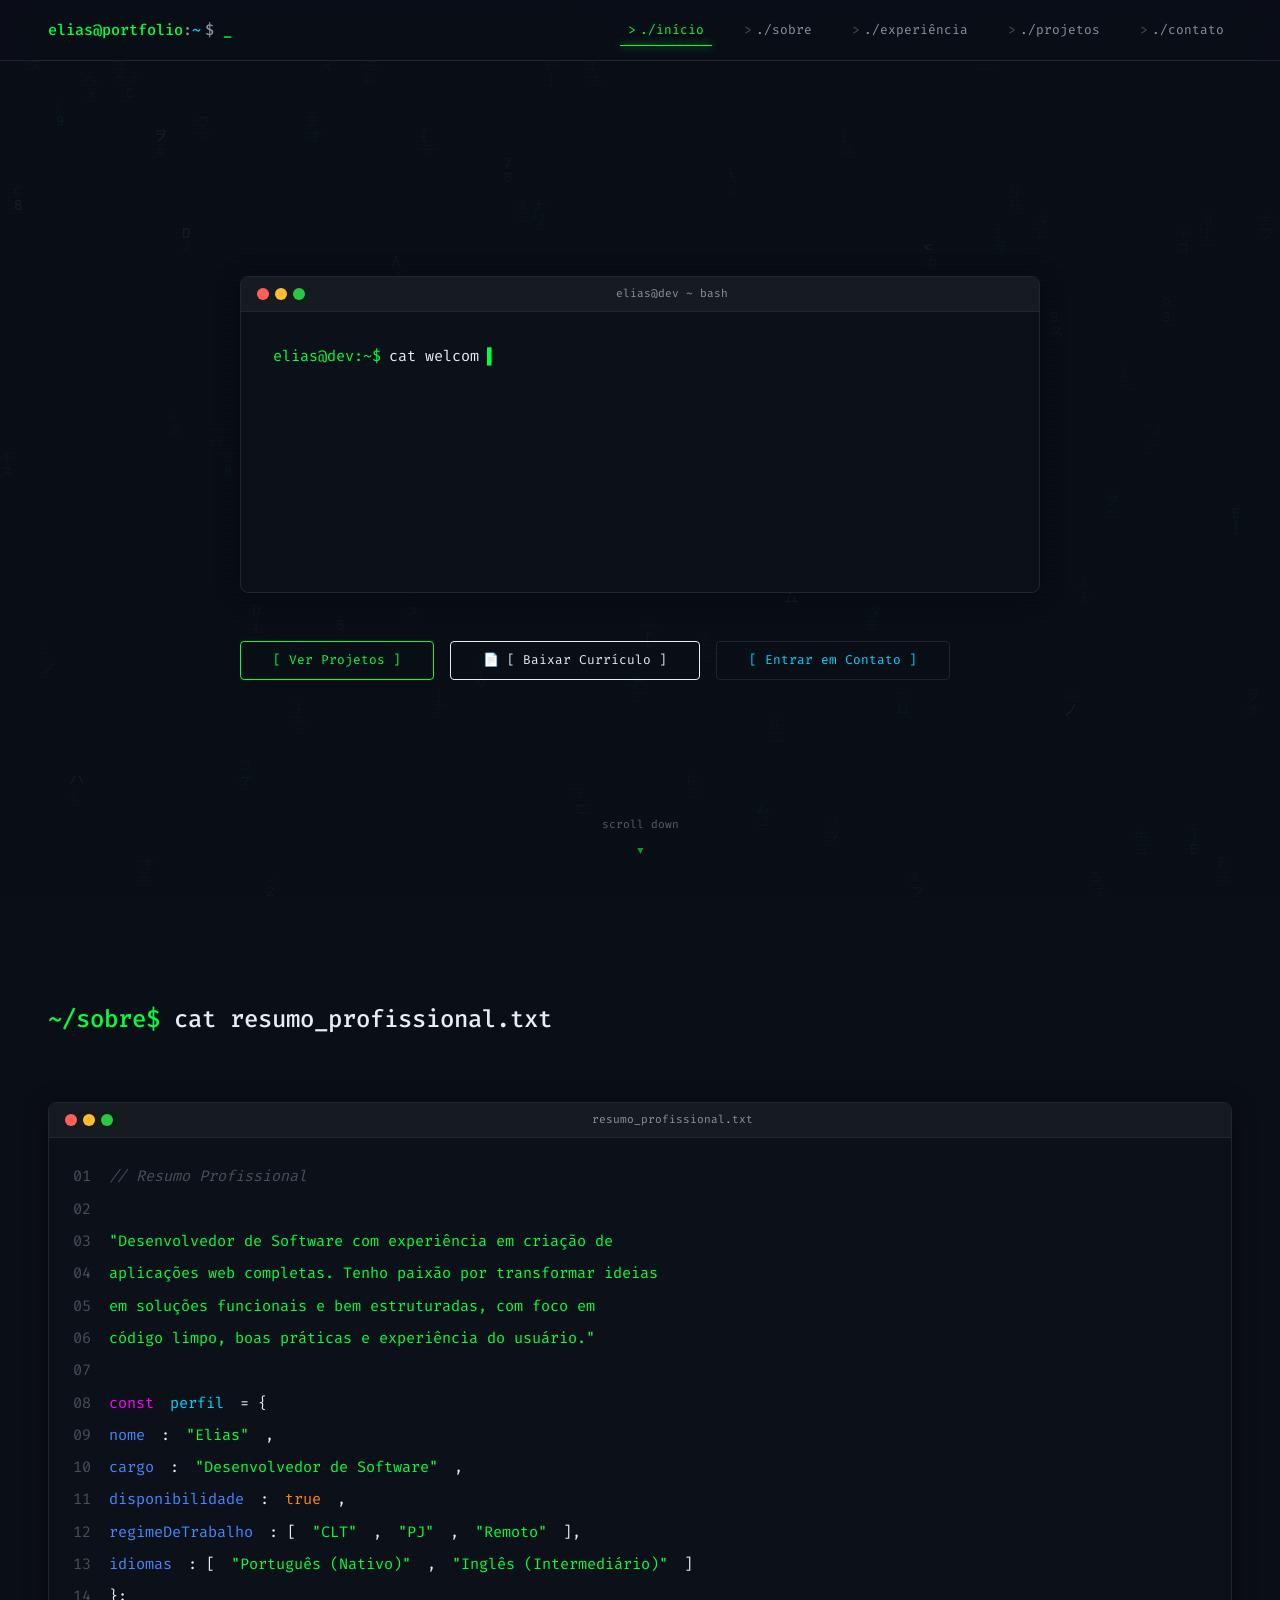
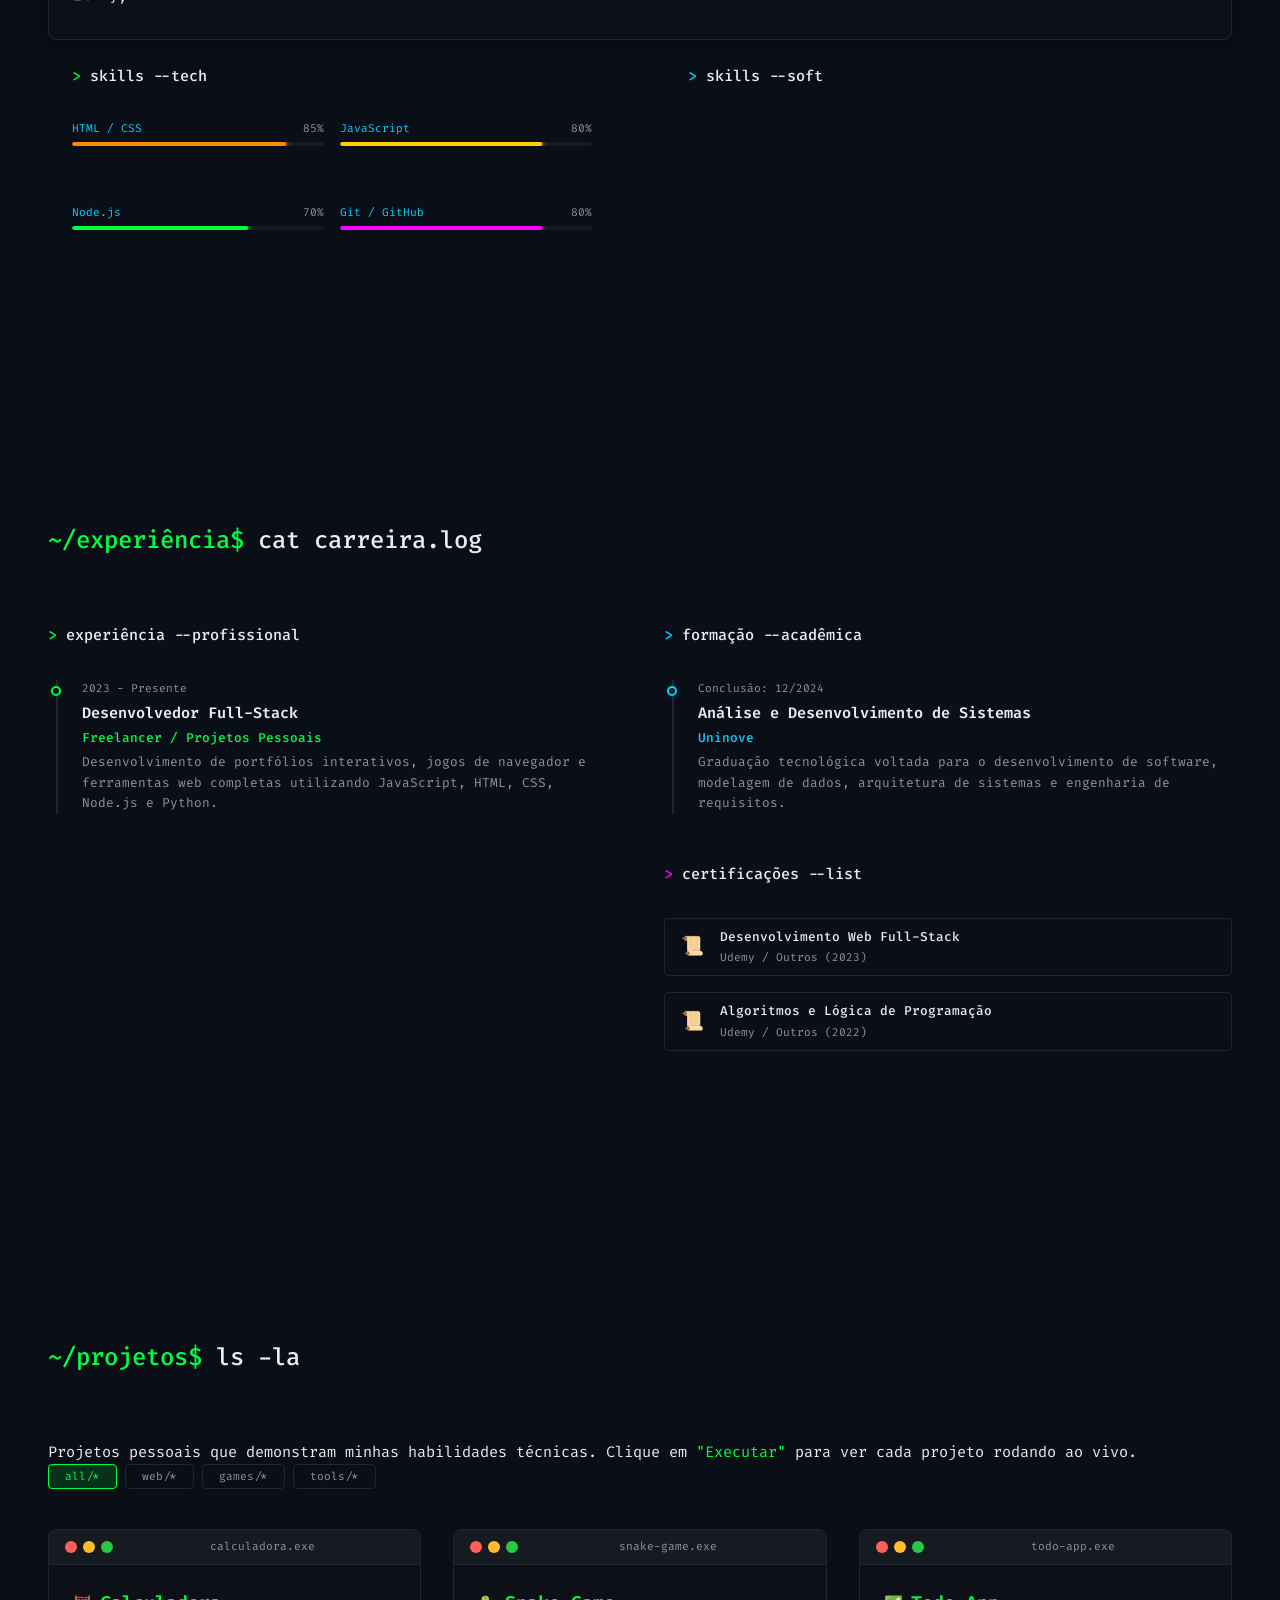
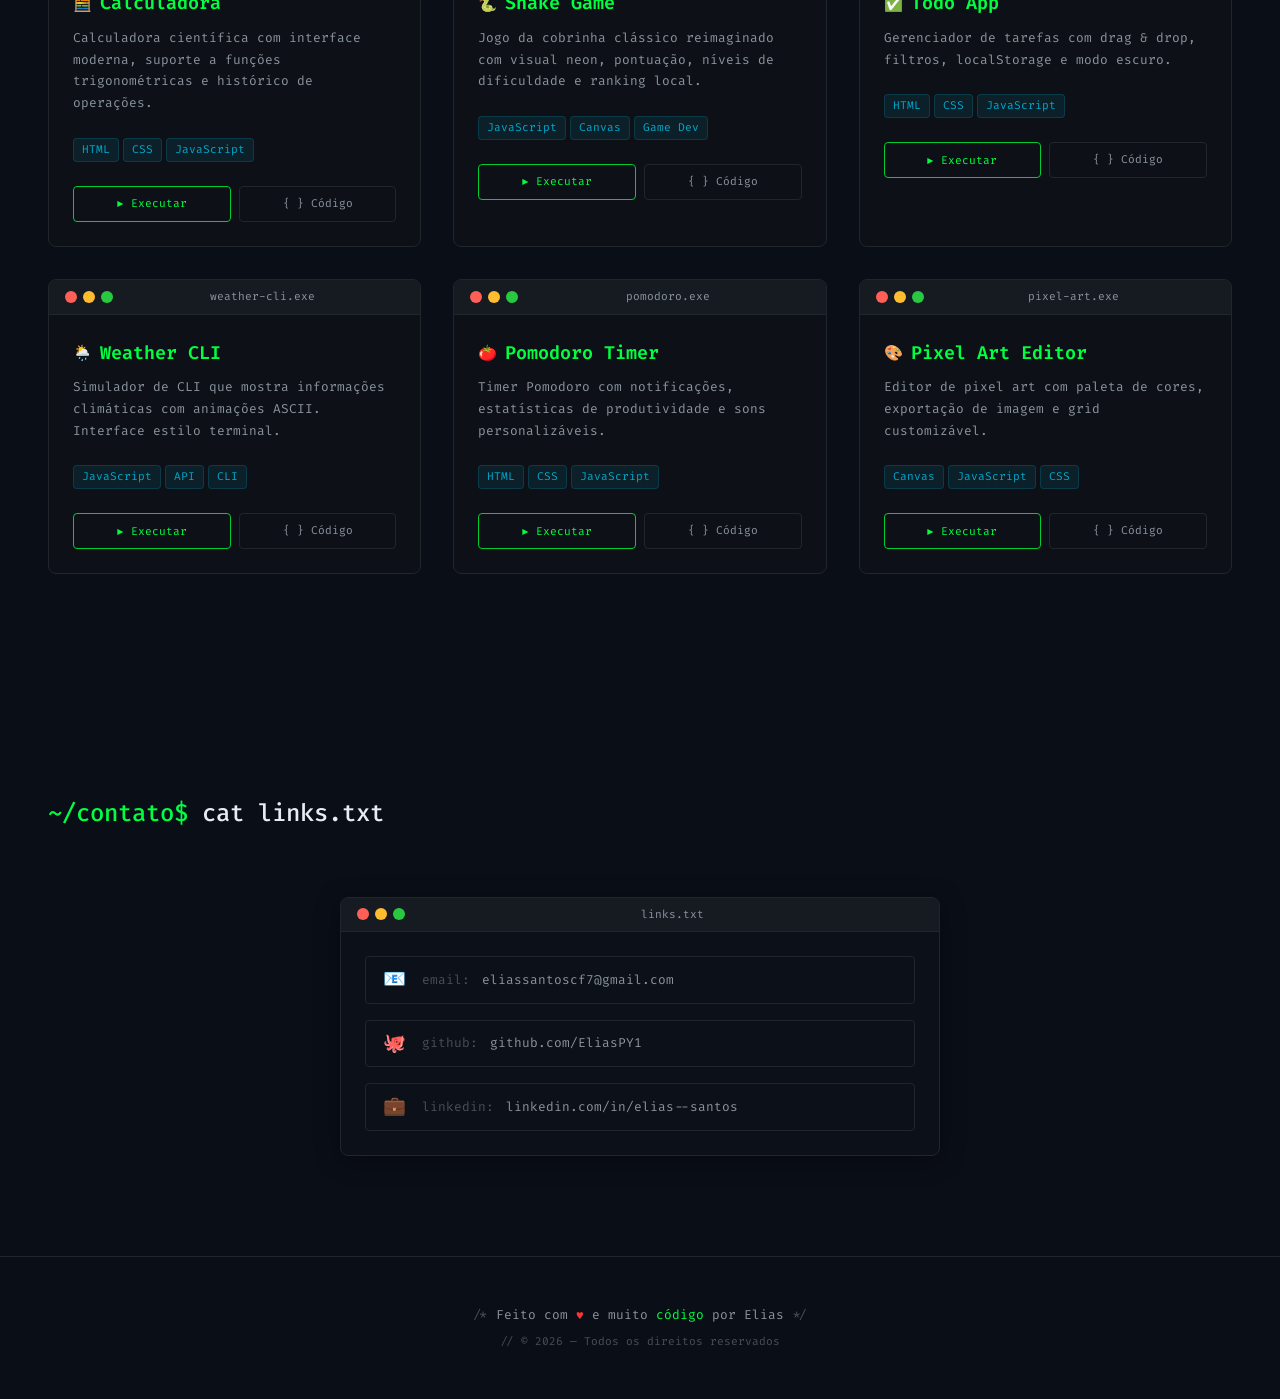
<file: index.html>
<!DOCTYPE html>
<html lang="pt-BR">
<head>
    <meta charset="UTF-8">
    <meta name="viewport" content="width=device-width, initial-scale=1.0">
    <meta name="description" content="Portfólio profissional de Elias — Desenvolvedor de Software com projetos interativos e experiência em desenvolvimento web.">
    <meta name="keywords" content="portfólio, programação, desenvolvedor, projetos, código, Elias">
    <meta name="author" content="Elias">
    <title>Elias | Portfólio de Projetos</title>
    <link rel="preconnect" href="https://fonts.googleapis.com">
    <link rel="preconnect" href="https://fonts.gstatic.com" crossorigin>
    <link href="https://fonts.googleapis.com/css2?family=Fira+Code:wght@300;400;500;600;700&family=JetBrains+Mono:wght@300;400;500;600;700&display=swap" rel="stylesheet">
    <link rel="stylesheet" href="style.css">
</head>
<body>
    <!-- Matrix Rain Canvas Background -->
    <canvas id="matrix-canvas"></canvas>

    <!-- Scanline Overlay -->
    <div class="scanline-overlay"></div>

    <!-- Navigation -->
    <nav id="main-nav" class="nav">
        <div class="nav-brand">
            <span class="nav-prompt">elias@portfolio</span><span class="nav-separator">:</span><span class="nav-path">~</span><span class="nav-dollar">$</span>
            <span class="cursor-blink">_</span>
        </div>
        <div class="nav-links">
            <a href="#home" class="nav-link active" data-section="home">./início</a>
            <a href="#about" class="nav-link" data-section="about">./sobre</a>
            <a href="#experience" class="nav-link" data-section="experience">./experiência</a>
            <a href="#projects" class="nav-link" data-section="projects">./projetos</a>
            <a href="#contact" class="nav-link" data-section="contact">./contato</a>
        </div>
        <button id="nav-toggle" class="nav-toggle" aria-label="Menu">
            <span></span><span></span><span></span>
        </button>
    </nav>

    <!-- Mobile Menu -->
    <div id="mobile-menu" class="mobile-menu">
        <a href="#home" class="mobile-link" data-section="home">> ./início</a>
        <a href="#about" class="mobile-link" data-section="about">> ./sobre</a>
        <a href="#experience" class="mobile-link" data-section="experience">> ./experiência</a>
        <a href="#projects" class="mobile-link" data-section="projects">> ./projetos</a>
        <a href="#contact" class="mobile-link" data-section="contact">> ./contato</a>
    </div>

    <!-- Hero Section -->
    <section id="home" class="section hero-section">
        <div class="hero-content">
            <div class="terminal-window hero-terminal">
                <div class="terminal-header">
                    <div class="terminal-buttons">
                        <span class="terminal-btn close"></span>
                        <span class="terminal-btn minimize"></span>
                        <span class="terminal-btn maximize"></span>
                    </div>
                    <span class="terminal-title">elias@dev ~ bash</span>
                </div>
                <div class="terminal-body">
                    <div class="terminal-line">
                        <span class="prompt">elias@dev:~$</span>
                        <span class="command" id="hero-command"></span>
                        <span class="cursor-blink">▌</span>
                    </div>
                    <div class="terminal-output" id="hero-output">
                        <pre class="ascii-art" id="ascii-name"></pre>
                        <p class="hero-subtitle">
                            <span class="bracket">[</span>
                            <span class="typed-role" id="typed-role"></span>
                            <span class="cursor-blink">▌</span>
                            <span class="bracket">]</span>
                        </p>
                        <div class="hero-stats">
                            <span class="stat"><span class="stat-icon">⚡</span> status: <span class="text-green">disponível para contratação</span></span>
                            <span class="stat"><span class="stat-icon">📍</span> localização: <span class="text-cyan">São Paulo, SP - Brasil</span></span>
                            <span class="stat"><span class="stat-icon">💼</span> regime: <span class="text-magenta">CLT / PJ / Remoto</span></span>
                        </div>
                    </div>
                </div>
            </div>
            <div class="hero-cta">
                <a href="#projects" class="btn btn-primary glitch-hover" data-text="Ver Projetos">
                    <span>[ Ver Projetos ]</span>
                </a>
                <a href="curriculo.pdf" download="Curriculo_Elias_Santos.pdf" class="btn btn-cv" id="btn-download-cv">
                    <span>📄 [ Baixar Currículo ]</span>
                </a>
                <a href="#contact" class="btn btn-secondary">
                    <span>[ Entrar em Contato ]</span>
                </a>
            </div>
        </div>
        <div class="scroll-indicator" id="scroll-indicator">
            <span class="scroll-text">scroll down</span>
            <div class="scroll-arrow">▼</div>
        </div>
    </section>

    <!-- About Section -->
    <section id="about" class="section about-section">
        <div class="section-container">
            <h2 class="section-title">
                <span class="title-prompt">~/sobre$</span> cat resumo_profissional.txt
            </h2>

            <!-- Professional Summary -->
            <div class="pro-summary reveal">
                <div class="terminal-window">
                    <div class="terminal-header">
                        <div class="terminal-buttons">
                            <span class="terminal-btn close"></span>
                            <span class="terminal-btn minimize"></span>
                            <span class="terminal-btn maximize"></span>
                        </div>
                        <span class="terminal-title">resumo_profissional.txt</span>
                    </div>
                    <div class="terminal-body">
                        <p class="about-line"><span class="line-number">01</span> <span class="comment">// Resumo Profissional</span></p>
                        <p class="about-line"><span class="line-number">02</span></p>
                        <p class="about-line"><span class="line-number">03</span> <span class="string">"Desenvolvedor de Software com experiência em criação de</span></p>
                        <p class="about-line"><span class="line-number">04</span> <span class="string"> aplicações web completas. Tenho paixão por transformar ideias</span></p>
                        <p class="about-line"><span class="line-number">05</span> <span class="string"> em soluções funcionais e bem estruturadas, com foco em</span></p>
                        <p class="about-line"><span class="line-number">06</span> <span class="string"> código limpo, boas práticas e experiência do usuário."</span></p>
                        <p class="about-line"><span class="line-number">07</span></p>
                        <p class="about-line"><span class="line-number">08</span> <span class="keyword">const</span> <span class="variable">perfil</span> = {</p>
                        <p class="about-line"><span class="line-number">09</span>   <span class="property">nome</span>: <span class="string">"Elias"</span>,</p>
                        <p class="about-line"><span class="line-number">10</span>   <span class="property">cargo</span>: <span class="string">"Desenvolvedor de Software"</span>,</p>
                        <p class="about-line"><span class="line-number">11</span>   <span class="property">disponibilidade</span>: <span class="boolean">true</span>,</p>
                        <p class="about-line"><span class="line-number">12</span>   <span class="property">regimeDeTrabalho</span>: [<span class="string">"CLT"</span>, <span class="string">"PJ"</span>, <span class="string">"Remoto"</span>],</p>
                        <p class="about-line"><span class="line-number">13</span>   <span class="property">idiomas</span>: [<span class="string">"Português (Nativo)"</span>, <span class="string">"Inglês (Intermediário)"</span>]</p>
                        <p class="about-line"><span class="line-number">14</span> };</p>
                    </div>
                </div>
            </div>

            <div class="about-grid">
                <!-- Technical Skills -->
                <div class="skills-panel">
                    <h3 class="skills-title"><span class="text-green">></span> skills --tech</h3>
                    <div class="skills-grid" id="skills-grid">
                        <!-- Skills will be dynamically inserted -->
                    </div>
                </div>

                <!-- Soft Skills -->
                <div class="skills-panel">
                    <h3 class="skills-title"><span class="text-cyan">></span> skills --soft</h3>
                    <div class="soft-skills-grid" id="soft-skills-grid">
                        <!-- Soft skills will be dynamically inserted -->
                    </div>
                </div>
            </div>
        </div>
    </section>

    <!-- Experience & Education Section -->
    <section id="experience" class="section experience-section">
        <div class="section-container">
            <h2 class="section-title">
                <span class="title-prompt">~/experiência$</span> cat carreira.log
            </h2>

            <div class="experience-grid">
                <!-- Timeline -->
                <div class="timeline-panel">
                    <h3 class="skills-title"><span class="text-green">></span> experiência --profissional</h3>
                    <div class="timeline" id="experience-timeline">
                        <!-- Experience items will be dynamically inserted -->
                    </div>
                </div>

                <!-- Education -->
                <div class="education-panel">
                    <h3 class="skills-title"><span class="text-cyan">></span> formação --acadêmica</h3>
                    <div class="timeline" id="education-timeline">
                        <!-- Education items will be dynamically inserted -->
                    </div>

                    <h3 class="skills-title" style="margin-top: var(--space-2xl);"><span class="text-magenta">></span> certificações --list</h3>
                    <div class="certs-list" id="certs-list">
                        <!-- Certifications will be dynamically inserted -->
                    </div>
                </div>
            </div>
        </div>
    </section>

    <!-- Projects Section -->
    <section id="projects" class="section projects-section">
        <div class="section-container">
            <h2 class="section-title">
                <span class="title-prompt">~/projetos$</span> ls -la
            </h2>
            <p class="section-subtitle reveal">Projetos pessoais que demonstram minhas habilidades técnicas. Clique em <span class="text-green">"Executar"</span> para ver cada projeto rodando ao vivo.</p>
            <div class="projects-toolbar">
                <div class="filter-buttons" id="filter-buttons">
                    <button class="filter-btn active" data-filter="all">all/*</button>
                    <!-- Filter buttons will be dynamically generated -->
                </div>
            </div>
            <div class="projects-grid" id="projects-grid">
                <!-- Project cards will be dynamically inserted -->
            </div>
        </div>
    </section>

    <!-- Project Modal (for running demos) -->
    <div id="project-modal" class="modal">
        <div class="modal-content">
            <div class="terminal-window modal-terminal">
                <div class="terminal-header">
                    <div class="terminal-buttons">
                        <span class="terminal-btn close" id="modal-close"></span>
                        <span class="terminal-btn minimize"></span>
                        <span class="terminal-btn maximize" id="modal-fullscreen"></span>
                    </div>
                    <span class="terminal-title" id="modal-title">project.exe</span>
                </div>
                <div class="modal-body" id="modal-body">
                    <iframe id="project-iframe" class="project-iframe" sandbox="allow-scripts allow-same-origin allow-popups allow-forms" title="Project Demo"></iframe>
                </div>
            </div>
        </div>
    </div>

    <!-- Contact Section -->
    <section id="contact" class="section contact-section">
        <div class="section-container">
            <h2 class="section-title">
                <span class="title-prompt">~/contato$</span> cat links.txt
            </h2>
            <div class="contact-grid">
                <div class="terminal-window contact-terminal">
                    <div class="terminal-header">
                        <div class="terminal-buttons">
                            <span class="terminal-btn close"></span>
                            <span class="terminal-btn minimize"></span>
                            <span class="terminal-btn maximize"></span>
                        </div>
                        <span class="terminal-title">links.txt</span>
                    </div>
                    <div class="terminal-body">
                        <div class="social-links" id="social-links">
                            <!-- Social links will be dynamically inserted -->
                        </div>
                    </div>
                </div>
            </div>
        </div>
    </section>

    <!-- Footer -->
    <footer class="footer">
        <div class="footer-content">
            <p class="footer-text">
                <span class="text-dimmed">/*</span>
                Feito com <span class="text-red">♥</span> e muito <span class="text-green">código</span> por Elias
                <span class="text-dimmed">*/</span>
            </p>
            <p class="footer-copyright">
                <span class="text-dimmed">// © 2026 — Todos os direitos reservados</span>
            </p>
        </div>
    </footer>

    <script src="script.js"></script>
</body>
</html>
</file>
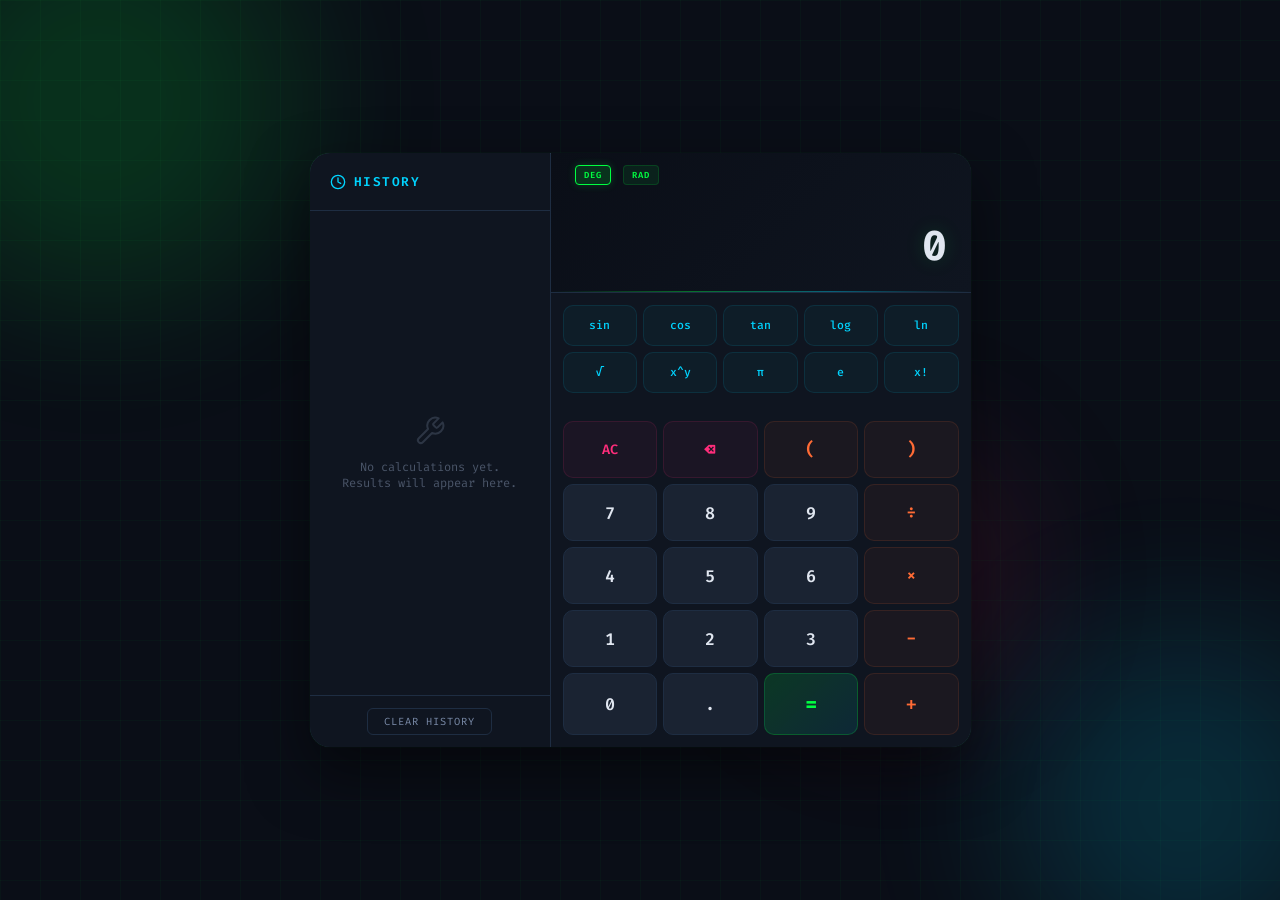
<file: projetos/calculadora/index.html>
<!DOCTYPE html>
<html lang="en">
<head>
<meta charset="UTF-8">
<meta name="viewport" content="width=device-width, initial-scale=1.0">
<title>Scientific Calculator</title>
<link href="https://fonts.googleapis.com/css2?family=Fira+Code:wght@300;400;500;600;700&display=swap" rel="stylesheet">
<style>
  *, *::before, *::after {
    margin: 0;
    padding: 0;
    box-sizing: border-box;
  }

  :root {
    --bg-primary: #0a0e17;
    --bg-secondary: #0f1520;
    --bg-tertiary: #141c2b;
    --bg-button: #1a2332;
    --bg-button-hover: #243044;
    --neon-green: #00ff41;
    --neon-cyan: #00d4ff;
    --neon-orange: #ff6b35;
    --neon-pink: #ff2d7b;
    --text-primary: #e0e6f0;
    --text-secondary: #7a8ba8;
    --text-dim: #4a5568;
    --border-color: #1e2d42;
    --glow-green: 0 0 15px rgba(0, 255, 65, 0.3), 0 0 30px rgba(0, 255, 65, 0.1);
    --glow-cyan: 0 0 15px rgba(0, 212, 255, 0.3), 0 0 30px rgba(0, 212, 255, 0.1);
    --glow-orange: 0 0 15px rgba(255, 107, 53, 0.3), 0 0 30px rgba(255, 107, 53, 0.1);
  }

  body {
    font-family: 'Fira Code', monospace;
    background: var(--bg-primary);
    color: var(--text-primary);
    min-height: 100vh;
    display: flex;
    align-items: center;
    justify-content: center;
    overflow: hidden;
    position: relative;
  }

  /* Animated background grid */
  body::before {
    content: '';
    position: fixed;
    inset: 0;
    background-image:
      linear-gradient(rgba(0, 255, 65, 0.03) 1px, transparent 1px),
      linear-gradient(90deg, rgba(0, 255, 65, 0.03) 1px, transparent 1px);
    background-size: 40px 40px;
    animation: gridMove 20s linear infinite;
    z-index: 0;
  }

  @keyframes gridMove {
    0% { transform: translate(0, 0); }
    100% { transform: translate(40px, 40px); }
  }

  /* Floating orbs */
  .orb {
    position: fixed;
    border-radius: 50%;
    filter: blur(80px);
    opacity: 0.15;
    z-index: 0;
    animation: orbFloat 15s ease-in-out infinite;
  }

  .orb-1 {
    width: 400px; height: 400px;
    background: var(--neon-green);
    top: -100px; left: -100px;
    animation-delay: 0s;
  }

  .orb-2 {
    width: 350px; height: 350px;
    background: var(--neon-cyan);
    bottom: -80px; right: -80px;
    animation-delay: -5s;
    animation-duration: 18s;
  }

  .orb-3 {
    width: 250px; height: 250px;
    background: var(--neon-pink);
    top: 50%; left: 60%;
    animation-delay: -10s;
    animation-duration: 22s;
  }

  @keyframes orbFloat {
    0%, 100% { transform: translate(0, 0) scale(1); }
    25% { transform: translate(30px, -40px) scale(1.1); }
    50% { transform: translate(-20px, 20px) scale(0.95); }
    75% { transform: translate(40px, 30px) scale(1.05); }
  }

  .calculator-wrapper {
    position: relative;
    z-index: 1;
    display: flex;
    gap: 1px;
    background: var(--border-color);
    border-radius: 20px;
    overflow: hidden;
    box-shadow:
      0 25px 60px rgba(0, 0, 0, 0.5),
      0 0 1px rgba(0, 255, 65, 0.3),
      inset 0 1px 0 rgba(255, 255, 255, 0.05);
    max-width: 95vw;
    animation: fadeInUp 0.6s ease-out;
  }

  @keyframes fadeInUp {
    from { opacity: 0; transform: translateY(30px) scale(0.97); }
    to { opacity: 1; transform: translateY(0) scale(1); }
  }

  /* ── History Sidebar ── */
  .history-panel {
    width: 240px;
    background: var(--bg-secondary);
    display: flex;
    flex-direction: column;
    overflow: hidden;
  }

  .history-header {
    padding: 20px;
    display: flex;
    align-items: center;
    gap: 8px;
    border-bottom: 1px solid var(--border-color);
    font-size: 0.8rem;
    font-weight: 600;
    color: var(--neon-cyan);
    letter-spacing: 1.5px;
    text-transform: uppercase;
  }

  .history-header svg {
    width: 16px; height: 16px;
    stroke: var(--neon-cyan);
  }

  .history-list {
    flex: 1;
    overflow-y: auto;
    padding: 8px;
    scrollbar-width: thin;
    scrollbar-color: var(--border-color) transparent;
  }

  .history-list::-webkit-scrollbar { width: 4px; }
  .history-list::-webkit-scrollbar-track { background: transparent; }
  .history-list::-webkit-scrollbar-thumb { background: var(--border-color); border-radius: 2px; }

  .history-item {
    padding: 12px 14px;
    border-radius: 10px;
    margin-bottom: 4px;
    cursor: pointer;
    transition: all 0.2s ease;
    border: 1px solid transparent;
    animation: historySlide 0.3s ease-out;
  }

  @keyframes historySlide {
    from { opacity: 0; transform: translateX(-10px); }
    to { opacity: 1; transform: translateX(0); }
  }

  .history-item:hover {
    background: var(--bg-tertiary);
    border-color: var(--border-color);
  }

  .history-expr {
    font-size: 0.7rem;
    color: var(--text-secondary);
    margin-bottom: 4px;
    word-break: break-all;
    line-height: 1.4;
  }

  .history-result {
    font-size: 0.85rem;
    color: var(--neon-green);
    font-weight: 600;
  }

  .history-empty {
    display: flex;
    flex-direction: column;
    align-items: center;
    justify-content: center;
    height: 100%;
    gap: 12px;
    color: var(--text-dim);
    font-size: 0.75rem;
    text-align: center;
    padding: 20px;
  }

  .history-empty svg {
    width: 32px; height: 32px;
    stroke: var(--text-dim);
    opacity: 0.5;
  }

  .history-clear {
    padding: 12px 20px;
    border-top: 1px solid var(--border-color);
    text-align: center;
  }

  .history-clear button {
    background: none;
    border: 1px solid var(--border-color);
    color: var(--text-secondary);
    font-family: 'Fira Code', monospace;
    font-size: 0.65rem;
    padding: 6px 16px;
    border-radius: 6px;
    cursor: pointer;
    transition: all 0.2s ease;
    text-transform: uppercase;
    letter-spacing: 1px;
  }

  .history-clear button:hover {
    border-color: var(--neon-pink);
    color: var(--neon-pink);
    background: rgba(255, 45, 123, 0.05);
  }

  /* ── Main Calculator ── */
  .calculator {
    width: 420px;
    background: var(--bg-secondary);
    display: flex;
    flex-direction: column;
  }

  /* Display Area */
  .display {
    padding: 28px 24px 20px;
    background: linear-gradient(135deg, var(--bg-primary), var(--bg-secondary));
    border-bottom: 1px solid var(--border-color);
    min-height: 140px;
    display: flex;
    flex-direction: column;
    justify-content: flex-end;
    position: relative;
    overflow: hidden;
  }

  .display::after {
    content: '';
    position: absolute;
    bottom: 0;
    left: 0;
    right: 0;
    height: 1px;
    background: linear-gradient(90deg, transparent, var(--neon-green), var(--neon-cyan), transparent);
    opacity: 0.4;
  }

  .mode-indicator {
    position: absolute;
    top: 12px;
    left: 24px;
    display: flex;
    gap: 12px;
    align-items: center;
  }

  .mode-badge {
    font-size: 0.55rem;
    padding: 3px 8px;
    border-radius: 4px;
    background: rgba(0, 255, 65, 0.08);
    color: var(--neon-green);
    border: 1px solid rgba(0, 255, 65, 0.15);
    letter-spacing: 1px;
    text-transform: uppercase;
    font-weight: 600;
    cursor: pointer;
    transition: all 0.2s ease;
    user-select: none;
  }

  .mode-badge:hover {
    background: rgba(0, 255, 65, 0.15);
  }

  .mode-badge.active {
    background: rgba(0, 255, 65, 0.15);
    border-color: var(--neon-green);
    box-shadow: 0 0 8px rgba(0, 255, 65, 0.2);
  }

  .expression {
    font-size: 0.9rem;
    color: var(--text-secondary);
    min-height: 24px;
    word-break: break-all;
    line-height: 1.5;
    margin-bottom: 8px;
    transition: color 0.2s ease;
    text-align: right;
  }

  .result {
    font-size: 2.6rem;
    font-weight: 700;
    color: var(--text-primary);
    text-align: right;
    line-height: 1.2;
    text-shadow: 0 0 20px rgba(0, 255, 65, 0.15);
    transition: all 0.3s ease;
    min-height: 50px;
    display: flex;
    align-items: flex-end;
    justify-content: flex-end;
    word-break: break-all;
  }

  .result.has-result {
    color: var(--neon-green);
    text-shadow: 0 0 30px rgba(0, 255, 65, 0.25), 0 0 60px rgba(0, 255, 65, 0.1);
  }

  .result.error {
    color: var(--neon-pink);
    text-shadow: 0 0 30px rgba(255, 45, 123, 0.3);
    font-size: 1.4rem;
  }

  /* Buttons Grid */
  .buttons {
    padding: 12px;
    display: grid;
    gap: 6px;
  }

  .buttons-scientific {
    grid-template-columns: repeat(5, 1fr);
    margin-bottom: 4px;
  }

  .buttons-main {
    grid-template-columns: repeat(4, 1fr);
  }

  .btn {
    font-family: 'Fira Code', monospace;
    font-size: 0.85rem;
    font-weight: 500;
    padding: 16px 8px;
    border: 1px solid var(--border-color);
    border-radius: 10px;
    background: var(--bg-button);
    color: var(--text-primary);
    cursor: pointer;
    transition: all 0.15s ease;
    position: relative;
    overflow: hidden;
    user-select: none;
    -webkit-tap-highlight-color: transparent;
  }

  .btn::before {
    content: '';
    position: absolute;
    inset: 0;
    background: radial-gradient(circle at center, rgba(255,255,255,0.08), transparent 70%);
    opacity: 0;
    transition: opacity 0.2s ease;
  }

  .btn:hover::before { opacity: 1; }

  .btn:hover {
    transform: translateY(-1px);
    border-color: rgba(0, 212, 255, 0.3);
    box-shadow: 0 4px 15px rgba(0, 0, 0, 0.3), 0 0 10px rgba(0, 212, 255, 0.1);
  }

  .btn:active {
    transform: translateY(0) scale(0.97);
    transition-duration: 0.05s;
  }

  /* Button ripple */
  .btn .ripple {
    position: absolute;
    border-radius: 50%;
    background: rgba(255,255,255,0.15);
    transform: scale(0);
    animation: rippleAnim 0.5s ease-out forwards;
    pointer-events: none;
  }

  @keyframes rippleAnim {
    to { transform: scale(4); opacity: 0; }
  }

  /* Scientific buttons */
  .btn-sci {
    font-size: 0.72rem;
    padding: 12px 6px;
    color: var(--neon-cyan);
    background: rgba(0, 212, 255, 0.04);
    border-color: rgba(0, 212, 255, 0.1);
  }

  .btn-sci:hover {
    background: rgba(0, 212, 255, 0.1);
    border-color: rgba(0, 212, 255, 0.3);
    box-shadow: 0 4px 15px rgba(0, 0, 0, 0.3), var(--glow-cyan);
    color: #fff;
  }

  /* Operator buttons */
  .btn-op {
    color: var(--neon-orange);
    background: rgba(255, 107, 53, 0.05);
    border-color: rgba(255, 107, 53, 0.12);
    font-size: 1.1rem;
    font-weight: 600;
  }

  .btn-op:hover {
    background: rgba(255, 107, 53, 0.12);
    border-color: rgba(255, 107, 53, 0.35);
    box-shadow: 0 4px 15px rgba(0, 0, 0, 0.3), var(--glow-orange);
    color: #ff8c5a;
  }

  /* Number buttons */
  .btn-num {
    font-size: 1.05rem;
    font-weight: 600;
  }

  .btn-num:hover {
    background: var(--bg-button-hover);
  }

  /* Equals button */
  .btn-eq {
    background: linear-gradient(135deg, rgba(0, 255, 65, 0.15), rgba(0, 212, 255, 0.1));
    color: var(--neon-green);
    font-size: 1.3rem;
    font-weight: 700;
    border-color: rgba(0, 255, 65, 0.2);
  }

  .btn-eq:hover {
    background: linear-gradient(135deg, rgba(0, 255, 65, 0.25), rgba(0, 212, 255, 0.15));
    border-color: rgba(0, 255, 65, 0.5);
    box-shadow: 0 4px 20px rgba(0, 0, 0, 0.3), var(--glow-green);
    color: #4dff7c;
  }

  /* Clear / action buttons */
  .btn-action {
    color: var(--neon-pink);
    background: rgba(255, 45, 123, 0.05);
    border-color: rgba(255, 45, 123, 0.12);
    font-weight: 600;
  }

  .btn-action:hover {
    background: rgba(255, 45, 123, 0.12);
    border-color: rgba(255, 45, 123, 0.35);
    color: #ff5a94;
  }

  /* Span 2 columns */
  .btn-wide { grid-column: span 2; }

  /* Active key highlight */
  .btn.key-active {
    border-color: var(--neon-green);
    box-shadow: var(--glow-green);
    background: rgba(0, 255, 65, 0.08);
  }

  /* ── Responsive ── */
  @media (max-width: 720px) {
    .calculator-wrapper {
      flex-direction: column;
      max-height: 95vh;
    }

    .history-panel {
      width: 100%;
      max-height: 120px;
      flex-direction: column;
    }

    .history-list {
      display: flex;
      overflow-x: auto;
      overflow-y: hidden;
      padding: 8px;
      gap: 8px;
    }

    .history-item {
      min-width: 150px;
      margin-bottom: 0;
    }

    .calculator { width: 100%; }
  }

  @media (max-width: 460px) {
    .calculator { width: 100vw; }
    .buttons { padding: 8px; gap: 4px; }
    .btn { padding: 14px 4px; font-size: 0.8rem; }
    .btn-sci { font-size: 0.65rem; padding: 10px 4px; }
    .result { font-size: 2rem; }
    .display { padding: 20px 16px 14px; min-height: 110px; }
  }
</style>
</head>
<body>

<div class="orb orb-1"></div>
<div class="orb orb-2"></div>
<div class="orb orb-3"></div>

<div class="calculator-wrapper">
  <!-- History Sidebar -->
  <div class="history-panel">
    <div class="history-header">
      <svg viewBox="0 0 24 24" fill="none" stroke-width="2" stroke-linecap="round" stroke-linejoin="round">
        <circle cx="12" cy="12" r="10"/><polyline points="12 6 12 12 16 14"/>
      </svg>
      History
    </div>
    <div class="history-list" id="historyList">
      <div class="history-empty" id="historyEmpty">
        <svg viewBox="0 0 24 24" fill="none" stroke-width="1.5" stroke-linecap="round" stroke-linejoin="round">
          <path d="M14.7 6.3a1 1 0 0 0 0 1.4l1.6 1.6a1 1 0 0 0 1.4 0l3.77-3.77a6 6 0 0 1-7.94 7.94l-6.91 6.91a2.12 2.12 0 0 1-3-3l6.91-6.91a6 6 0 0 1 7.94-7.94l-3.76 3.76z"/>
        </svg>
        <span>No calculations yet.<br>Results will appear here.</span>
      </div>
    </div>
    <div class="history-clear">
      <button onclick="clearHistory()">Clear History</button>
    </div>
  </div>

  <!-- Calculator -->
  <div class="calculator">
    <div class="display">
      <div class="mode-indicator">
        <span class="mode-badge active" id="modeDeg" onclick="toggleMode()">DEG</span>
        <span class="mode-badge" id="modeRad" onclick="toggleMode()">RAD</span>
      </div>
      <div class="expression" id="expression"></div>
      <div class="result" id="result">0</div>
    </div>

    <!-- Scientific buttons row -->
    <div class="buttons buttons-scientific">
      <button class="btn btn-sci" data-action="sin" onclick="inputSci('sin')">sin</button>
      <button class="btn btn-sci" data-action="cos" onclick="inputSci('cos')">cos</button>
      <button class="btn btn-sci" data-action="tan" onclick="inputSci('tan')">tan</button>
      <button class="btn btn-sci" data-action="log" onclick="inputSci('log')">log</button>
      <button class="btn btn-sci" data-action="ln" onclick="inputSci('ln')">ln</button>
      <button class="btn btn-sci" data-action="sqrt" onclick="inputSci('sqrt')">√</button>
      <button class="btn btn-sci" data-action="pow" onclick="inputOp('^')">x^y</button>
      <button class="btn btn-sci" data-action="pi" onclick="inputConst('π')">π</button>
      <button class="btn btn-sci" data-action="e" onclick="inputConst('e')">e</button>
      <button class="btn btn-sci" data-action="fact" onclick="inputSci('fact')">x!</button>
    </div>

    <!-- Main buttons -->
    <div class="buttons buttons-main">
      <button class="btn btn-action" onclick="clearAll()">AC</button>
      <button class="btn btn-action" onclick="backspace()">⌫</button>
      <button class="btn btn-op" data-action="(" onclick="inputChar('(')">(</button>
      <button class="btn btn-op" data-action=")" onclick="inputChar(')')">)</button>

      <button class="btn btn-num" data-action="7" onclick="inputChar('7')">7</button>
      <button class="btn btn-num" data-action="8" onclick="inputChar('8')">8</button>
      <button class="btn btn-num" data-action="9" onclick="inputChar('9')">9</button>
      <button class="btn btn-op" data-action="/" onclick="inputOp('÷')">÷</button>

      <button class="btn btn-num" data-action="4" onclick="inputChar('4')">4</button>
      <button class="btn btn-num" data-action="5" onclick="inputChar('5')">5</button>
      <button class="btn btn-num" data-action="6" onclick="inputChar('6')">6</button>
      <button class="btn btn-op" data-action="*" onclick="inputOp('×')">×</button>

      <button class="btn btn-num" data-action="1" onclick="inputChar('1')">1</button>
      <button class="btn btn-num" data-action="2" onclick="inputChar('2')">2</button>
      <button class="btn btn-num" data-action="3" onclick="inputChar('3')">3</button>
      <button class="btn btn-op" data-action="-" onclick="inputOp('−')">−</button>

      <button class="btn btn-num" data-action="0" onclick="inputChar('0')">0</button>
      <button class="btn btn-num" data-action="." onclick="inputChar('.')">.</button>
      <button class="btn btn-eq" data-action="=" onclick="calculate()">=</button>
      <button class="btn btn-op" data-action="+" onclick="inputOp('+')">+</button>
    </div>
  </div>
</div>

<script>
  // ── State ──
  let expression = '';
  let displayExpr = '';
  let lastResult = null;
  let justCalculated = false;
  let history = [];
  let isDeg = true;

  const exprEl = document.getElementById('expression');
  const resultEl = document.getElementById('result');
  const historyList = document.getElementById('historyList');
  const historyEmpty = document.getElementById('historyEmpty');

  // ── Mode toggle ──
  function toggleMode() {
    isDeg = !isDeg;
    document.getElementById('modeDeg').classList.toggle('active', isDeg);
    document.getElementById('modeRad').classList.toggle('active', !isDeg);
  }

  // ── Display update ──
  function updateDisplay() {
    exprEl.textContent = displayExpr;
    if (lastResult !== null) {
      resultEl.textContent = lastResult;
      resultEl.classList.add('has-result');
      resultEl.classList.remove('error');
    } else {
      resultEl.classList.remove('has-result');
    }
  }

  function showError(msg) {
    resultEl.textContent = msg;
    resultEl.classList.add('error');
    resultEl.classList.remove('has-result');
  }

  // ── Input functions ──
  function inputChar(ch) {
    if (justCalculated && /[0-9.]/.test(ch)) {
      expression = '';
      displayExpr = '';
      lastResult = null;
      resultEl.textContent = '0';
      resultEl.classList.remove('has-result', 'error');
    }
    justCalculated = false;
    expression += ch;
    displayExpr += ch;
    updateDisplay();
    livePreview();
  }

  function inputOp(op) {
    if (justCalculated && lastResult !== null) {
      expression = String(lastResult);
      displayExpr = String(lastResult);
    }
    justCalculated = false;
    const map = { '÷': '/', '×': '*', '−': '-', '+': '+', '^': '**' };
    expression += (map[op] || op);
    displayExpr += op;
    updateDisplay();
  }

  function inputSci(fn) {
    if (justCalculated) {
      expression = '';
      displayExpr = '';
      lastResult = null;
      resultEl.textContent = '0';
      resultEl.classList.remove('has-result', 'error');
    }
    justCalculated = false;
    const displayMap = { sin: 'sin(', cos: 'cos(', tan: 'tan(', log: 'log(', ln: 'ln(', sqrt: '√(', fact: 'fact(' };
    const exprMap = { sin: 'sin(', cos: 'cos(', tan: 'tan(', log: 'log10(', ln: 'ln(', sqrt: 'sqrt(', fact: 'fact(' };
    expression += exprMap[fn];
    displayExpr += displayMap[fn];
    updateDisplay();
  }

  function inputConst(c) {
    if (justCalculated) {
      expression = '';
      displayExpr = '';
      lastResult = null;
      resultEl.textContent = '0';
      resultEl.classList.remove('has-result', 'error');
    }
    justCalculated = false;
    const map = { 'π': Math.PI.toString(), 'e': Math.E.toString() };
    expression += map[c];
    displayExpr += c;
    updateDisplay();
    livePreview();
  }

  function backspace() {
    if (justCalculated) {
      clearAll();
      return;
    }
    // Find multi-char tokens at end of displayExpr
    const sciTokens = ['sin(', 'cos(', 'tan(', 'log(', 'ln(', '√(', 'fact('];
    const exprTokens = ['sin(', 'cos(', 'tan(', 'log10(', 'ln(', 'sqrt(', 'fact('];
    for (let i = 0; i < sciTokens.length; i++) {
      if (displayExpr.endsWith(sciTokens[i])) {
        displayExpr = displayExpr.slice(0, -sciTokens[i].length);
        expression = expression.slice(0, -exprTokens[i].length);
        updateDisplay();
        livePreview();
        return;
      }
    }
    // Check for constant π or e (which map to multi-digit numbers)
    if (displayExpr.endsWith('π')) {
      displayExpr = displayExpr.slice(0, -1);
      expression = expression.slice(0, -Math.PI.toString().length);
    } else if (displayExpr.endsWith('e') && !expression.endsWith('e')) {
      // tricky: avoid removing the 'e' from numbers
      displayExpr = displayExpr.slice(0, -1);
      expression = expression.slice(0, -Math.E.toString().length);
    } else {
      displayExpr = displayExpr.slice(0, -1);
      expression = expression.slice(0, -1);
    }
    updateDisplay();
    livePreview();
  }

  function clearAll() {
    expression = '';
    displayExpr = '';
    lastResult = null;
    justCalculated = false;
    exprEl.textContent = '';
    resultEl.textContent = '0';
    resultEl.classList.remove('has-result', 'error');
  }

  // ── Factorial ──
  function factorial(n) {
    if (n < 0) return NaN;
    if (n === 0 || n === 1) return 1;
    if (n > 170) return Infinity;
    if (!Number.isInteger(n)) return gamma(n + 1);
    let r = 1;
    for (let i = 2; i <= n; i++) r *= i;
    return r;
  }

  // Stirling / Lanczos approximation for non-integer factorial via Gamma
  function gamma(z) {
    if (z < 0.5) return Math.PI / (Math.sin(Math.PI * z) * gamma(1 - z));
    z -= 1;
    const g = 7;
    const c = [
      0.99999999999980993, 676.5203681218851, -1259.1392167224028,
      771.32342877765313, -176.61502916214059, 12.507343278686905,
      -0.13857109526572012, 9.9843695780195716e-6, 1.5056327351493116e-7
    ];
    let x = c[0];
    for (let i = 1; i < g + 2; i++) x += c[i] / (z + i);
    const t = z + g + 0.5;
    return Math.sqrt(2 * Math.PI) * Math.pow(t, z + 0.5) * Math.exp(-t) * x;
  }

  // ── Evaluate ──
  function safeEval(expr) {
    // Replace math functions
    let e = expr;
    const toRad = isDeg ? `(Math.PI/180)*` : '';
    e = e.replace(/sin\(/g, `Math.sin(${toRad}`);
    e = e.replace(/cos\(/g, `Math.cos(${toRad}`);
    e = e.replace(/tan\(/g, `Math.tan(${toRad}`);
    e = e.replace(/log10\(/g, 'Math.log10(');
    e = e.replace(/ln\(/g, 'Math.log(');
    e = e.replace(/sqrt\(/g, 'Math.sqrt(');
    e = e.replace(/fact\(/g, 'factorial(');

    // Validate: only allow safe characters
    if (/[^0-9+\-*/.()eE, Math.sincotaglqrfcPIL\s]/.test(e.replace(/factorial/g, '').replace(/Math\.\w+/g, ''))) {
      throw new Error('Invalid expression');
    }

    // Use Function constructor for sandboxed eval
    const fn = new Function('Math', 'factorial', `"use strict"; return (${e});`);
    return fn(Math, factorial);
  }

  function formatResult(num) {
    if (typeof num !== 'number' || isNaN(num)) return 'Error';
    if (!isFinite(num)) return num > 0 ? '∞' : '-∞';
    // If it's an integer or has few decimal places, show as-is
    if (Number.isInteger(num) && Math.abs(num) < 1e15) return num.toString();
    // Limit to 12 significant digits
    const s = num.toPrecision(12);
    // Remove trailing zeros
    return parseFloat(s).toString();
  }

  function livePreview() {
    if (!expression) {
      resultEl.textContent = '0';
      resultEl.classList.remove('has-result', 'error');
      return;
    }
    try {
      // Auto-close parentheses for preview
      let preview = expression;
      const open = (preview.match(/\(/g) || []).length;
      const close = (preview.match(/\)/g) || []).length;
      for (let i = 0; i < open - close; i++) preview += ')';
      const val = safeEval(preview);
      if (typeof val === 'number' && !isNaN(val)) {
        resultEl.textContent = formatResult(val);
        resultEl.classList.remove('has-result', 'error');
      }
    } catch (e) {
      // Silent fail for live preview
    }
  }

  function calculate() {
    if (!expression) return;
    try {
      // Auto-close parentheses
      const open = (expression.match(/\(/g) || []).length;
      const close = (expression.match(/\)/g) || []).length;
      for (let i = 0; i < open - close; i++) {
        expression += ')';
        displayExpr += ')';
      }

      const val = safeEval(expression);
      const formatted = formatResult(val);

      if (formatted === 'Error') {
        showError('Error');
        return;
      }

      lastResult = typeof val === 'number' ? val : null;
      justCalculated = true;

      // Show result
      exprEl.textContent = displayExpr + ' =';
      resultEl.textContent = formatted;
      resultEl.classList.add('has-result');
      resultEl.classList.remove('error');

      // Animate result
      resultEl.style.transform = 'scale(1.05)';
      setTimeout(() => resultEl.style.transform = '', 150);

      // Add to history
      addHistory(displayExpr, formatted);

    } catch (e) {
      showError('Syntax Error');
    }
  }

  // ── History ──
  function addHistory(expr, result) {
    history.unshift({ expr, result });
    if (history.length > 5) history.pop();
    renderHistory();
  }

  function renderHistory() {
    if (history.length === 0) {
      historyEmpty.style.display = 'flex';
      // Remove all items
      historyList.querySelectorAll('.history-item').forEach(el => el.remove());
      return;
    }
    historyEmpty.style.display = 'none';
    // Clear existing items
    historyList.querySelectorAll('.history-item').forEach(el => el.remove());
    history.forEach((item, idx) => {
      const div = document.createElement('div');
      div.className = 'history-item';
      div.innerHTML = `
        <div class="history-expr">${escapeHtml(item.expr)} =</div>
        <div class="history-result">${escapeHtml(item.result)}</div>
      `;
      div.addEventListener('click', () => {
        expression = item.result;
        displayExpr = item.result;
        lastResult = parseFloat(item.result);
        justCalculated = true;
        exprEl.textContent = item.expr + ' =';
        resultEl.textContent = item.result;
        resultEl.classList.add('has-result');
        resultEl.classList.remove('error');
      });
      historyList.appendChild(div);
    });
  }

  function clearHistory() {
    history = [];
    renderHistory();
  }

  function escapeHtml(str) {
    const div = document.createElement('div');
    div.textContent = str;
    return div.innerHTML;
  }

  // ── Keyboard support ──
  const keyMap = {
    '0': '0', '1': '1', '2': '2', '3': '3', '4': '4',
    '5': '5', '6': '6', '7': '7', '8': '8', '9': '9',
    '.': '.', '(': '(', ')': ')',
  };

  document.addEventListener('keydown', (e) => {
    const key = e.key;

    // Prevent default for calculator keys
    if ('0123456789.+-*/()^'.includes(key) || key === 'Enter' || key === 'Backspace' || key === 'Escape' || key === 'Delete') {
      e.preventDefault();
    }

    // Visual feedback
    let targetBtn = null;
    if (keyMap[key]) {
      targetBtn = document.querySelector(`[data-action="${key}"]`);
      inputChar(key);
    } else if (key === '+') {
      targetBtn = document.querySelector('[data-action="+"]');
      inputOp('+');
    } else if (key === '-') {
      targetBtn = document.querySelector('[data-action="-"]');
      inputOp('−');
    } else if (key === '*') {
      targetBtn = document.querySelector('[data-action="*"]');
      inputOp('×');
    } else if (key === '/') {
      targetBtn = document.querySelector('[data-action="/"]');
      inputOp('÷');
    } else if (key === '^') {
      targetBtn = document.querySelector('[data-action="pow"]');
      inputOp('^');
    } else if (key === 'Enter' || key === '=') {
      targetBtn = document.querySelector('[data-action="="]');
      calculate();
    } else if (key === 'Backspace') {
      backspace();
    } else if (key === 'Escape' || key === 'Delete') {
      clearAll();
    } else if (key === 's') {
      inputSci('sin');
    } else if (key === 'c') {
      inputSci('cos');
    } else if (key === 't') {
      inputSci('tan');
    } else if (key === 'l') {
      inputSci('log');
    } else if (key === 'p') {
      inputConst('π');
    }

    if (targetBtn) {
      targetBtn.classList.add('key-active');
      setTimeout(() => targetBtn.classList.remove('key-active'), 120);
    }
  });

  // ── Button ripple effect ──
  document.querySelectorAll('.btn').forEach(btn => {
    btn.addEventListener('click', function(e) {
      const ripple = document.createElement('span');
      ripple.className = 'ripple';
      const rect = this.getBoundingClientRect();
      const size = Math.max(rect.width, rect.height);
      ripple.style.width = ripple.style.height = size + 'px';
      ripple.style.left = (e.clientX - rect.left - size / 2) + 'px';
      ripple.style.top = (e.clientY - rect.top - size / 2) + 'px';
      this.appendChild(ripple);
      setTimeout(() => ripple.remove(), 500);
    });
  });
</script>
</body>
</html>
</file>
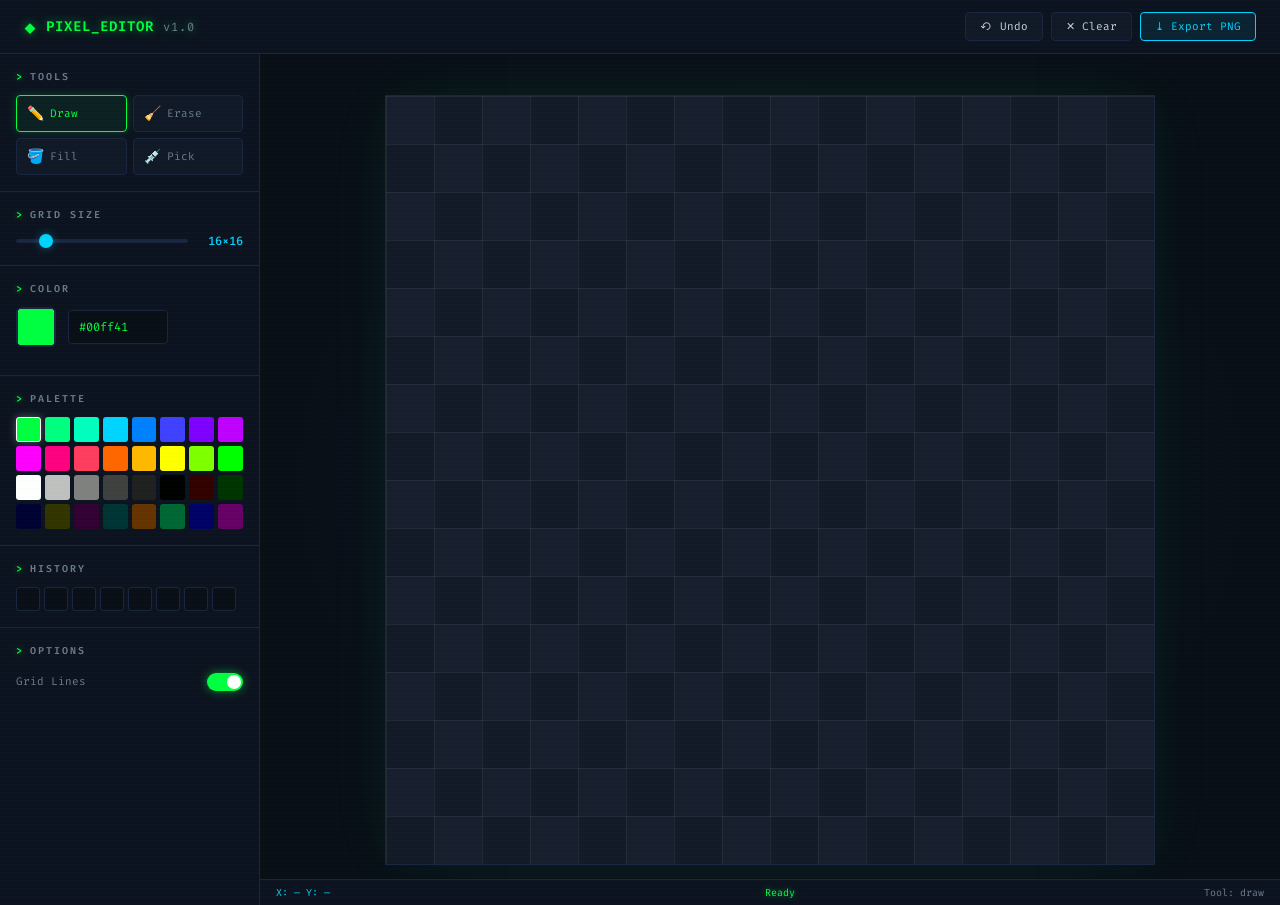
<file: projetos/pixel/index.html>
<!DOCTYPE html>
<html lang="en">
<head>
<meta charset="UTF-8">
<meta name="viewport" content="width=device-width, initial-scale=1.0">
<title>Pixel Art Editor // Terminal</title>
<link href="https://fonts.googleapis.com/css2?family=Fira+Code:wght@300;400;500;600;700&display=swap" rel="stylesheet">
<style>
  *, *::before, *::after { box-sizing: border-box; margin: 0; padding: 0; }

  :root {
    --bg: #0a0e17;
    --bg-panel: #0d1220;
    --bg-panel-alt: #111827;
    --border: #1a2540;
    --border-glow: #00ff4133;
    --green: #00ff41;
    --green-dim: #00ff4180;
    --cyan: #00d4ff;
    --cyan-dim: #00d4ff60;
    --text: #c9d1d9;
    --text-dim: #6b7b8d;
    --danger: #ff3c5f;
    --warning: #ffb800;
  }

  body {
    font-family: 'Fira Code', monospace;
    background: var(--bg);
    color: var(--text);
    min-height: 100vh;
    overflow-x: hidden;
  }

  /* Scanline overlay */
  body::after {
    content: '';
    position: fixed;
    inset: 0;
    background: repeating-linear-gradient(
      0deg,
      transparent,
      transparent 2px,
      rgba(0, 255, 65, 0.015) 2px,
      rgba(0, 255, 65, 0.015) 4px
    );
    pointer-events: none;
    z-index: 9999;
  }

  /* ── HEADER ── */
  .header {
    display: flex;
    align-items: center;
    justify-content: space-between;
    padding: 12px 24px;
    border-bottom: 1px solid var(--border);
    background: var(--bg-panel);
  }

  .header-title {
    display: flex;
    align-items: center;
    gap: 10px;
  }

  .header-title .icon {
    font-size: 20px;
    color: var(--green);
    text-shadow: 0 0 10px var(--green-dim);
  }

  .header-title h1 {
    font-size: 14px;
    font-weight: 600;
    color: var(--green);
    text-shadow: 0 0 10px var(--green-dim);
    letter-spacing: 1px;
  }

  .header-title span.dim {
    color: var(--text-dim);
    font-weight: 400;
    font-size: 12px;
  }

  .header-actions {
    display: flex;
    gap: 8px;
  }

  .header-btn {
    font-family: 'Fira Code', monospace;
    font-size: 11px;
    padding: 6px 14px;
    border: 1px solid var(--border);
    background: var(--bg-panel-alt);
    color: var(--text);
    border-radius: 4px;
    cursor: pointer;
    transition: all 0.2s;
    display: flex;
    align-items: center;
    gap: 6px;
  }

  .header-btn:hover {
    border-color: var(--green);
    color: var(--green);
    box-shadow: 0 0 12px var(--border-glow);
  }

  .header-btn.danger:hover {
    border-color: var(--danger);
    color: var(--danger);
    box-shadow: 0 0 12px rgba(255, 60, 95, 0.2);
  }

  .header-btn.primary {
    border-color: var(--cyan);
    color: var(--cyan);
    background: rgba(0, 212, 255, 0.08);
  }

  .header-btn.primary:hover {
    background: rgba(0, 212, 255, 0.18);
    box-shadow: 0 0 16px rgba(0, 212, 255, 0.25);
  }

  /* ── MAIN LAYOUT ── */
  .app {
    display: flex;
    height: calc(100vh - 49px);
  }

  /* ── LEFT PANEL ── */
  .panel-left {
    width: 260px;
    min-width: 260px;
    border-right: 1px solid var(--border);
    background: var(--bg-panel);
    display: flex;
    flex-direction: column;
    overflow-y: auto;
  }

  .panel-section {
    padding: 16px;
    border-bottom: 1px solid var(--border);
  }

  .panel-section:last-child { border-bottom: none; }

  .section-label {
    font-size: 10px;
    font-weight: 600;
    color: var(--text-dim);
    text-transform: uppercase;
    letter-spacing: 2px;
    margin-bottom: 12px;
    display: flex;
    align-items: center;
    gap: 6px;
  }

  .section-label::before {
    content: '>';
    color: var(--green);
    text-shadow: 0 0 6px var(--green-dim);
  }

  /* ── TOOLS ── */
  .tools-grid {
    display: grid;
    grid-template-columns: 1fr 1fr;
    gap: 6px;
  }

  .tool-btn {
    font-family: 'Fira Code', monospace;
    font-size: 11px;
    padding: 8px 10px;
    border: 1px solid var(--border);
    background: var(--bg-panel-alt);
    color: var(--text-dim);
    border-radius: 4px;
    cursor: pointer;
    transition: all 0.2s;
    display: flex;
    align-items: center;
    gap: 6px;
    white-space: nowrap;
  }

  .tool-btn:hover {
    border-color: var(--cyan-dim);
    color: var(--text);
  }

  .tool-btn.active {
    border-color: var(--green);
    color: var(--green);
    background: rgba(0, 255, 65, 0.06);
    box-shadow: 0 0 10px var(--border-glow);
  }

  .tool-btn .emoji { font-size: 14px; }

  /* ── GRID SIZE ── */
  .grid-size-control {
    display: flex;
    align-items: center;
    gap: 10px;
  }

  .grid-size-control input[type="range"] {
    flex: 1;
    -webkit-appearance: none;
    appearance: none;
    height: 4px;
    background: var(--border);
    border-radius: 2px;
    outline: none;
  }

  .grid-size-control input[type="range"]::-webkit-slider-thumb {
    -webkit-appearance: none;
    appearance: none;
    width: 14px;
    height: 14px;
    border-radius: 50%;
    background: var(--cyan);
    cursor: pointer;
    box-shadow: 0 0 8px var(--cyan-dim);
  }

  .grid-size-control input[type="range"]::-moz-range-thumb {
    width: 14px;
    height: 14px;
    border-radius: 50%;
    background: var(--cyan);
    cursor: pointer;
    border: none;
    box-shadow: 0 0 8px var(--cyan-dim);
  }

  .grid-size-value {
    font-size: 12px;
    color: var(--cyan);
    min-width: 45px;
    text-align: right;
    font-weight: 500;
  }

  /* ── COLOR PICKER ── */
  .color-current {
    display: flex;
    align-items: center;
    gap: 12px;
    margin-bottom: 12px;
  }

  .color-preview {
    width: 40px;
    height: 40px;
    border-radius: 6px;
    border: 2px solid var(--border);
    cursor: pointer;
    position: relative;
    overflow: hidden;
    transition: border-color 0.2s;
  }

  .color-preview:hover { border-color: var(--green); }

  .color-preview input[type="color"] {
    position: absolute;
    inset: -8px;
    width: calc(100% + 16px);
    height: calc(100% + 16px);
    cursor: pointer;
    border: none;
    padding: 0;
  }

  .color-hex-input {
    font-family: 'Fira Code', monospace;
    font-size: 12px;
    padding: 8px 10px;
    border: 1px solid var(--border);
    background: var(--bg);
    color: var(--green);
    border-radius: 4px;
    width: 100px;
    outline: none;
    transition: border-color 0.2s;
  }

  .color-hex-input:focus { border-color: var(--green); }

  /* ── PALETTE ── */
  .palette-grid {
    display: grid;
    grid-template-columns: repeat(8, 1fr);
    gap: 4px;
  }

  .palette-swatch {
    aspect-ratio: 1;
    border-radius: 3px;
    border: 1px solid transparent;
    cursor: pointer;
    transition: all 0.15s;
  }

  .palette-swatch:hover {
    transform: scale(1.2);
    border-color: #fff;
    z-index: 1;
  }

  .palette-swatch.active {
    border-color: #fff;
    box-shadow: 0 0 8px rgba(255,255,255,0.3);
  }

  /* ── COLOR HISTORY ── */
  .history-grid {
    display: flex;
    gap: 4px;
    flex-wrap: wrap;
  }

  .history-swatch {
    width: 24px;
    height: 24px;
    border-radius: 3px;
    border: 1px solid var(--border);
    cursor: pointer;
    transition: all 0.15s;
    background: var(--bg);
  }

  .history-swatch:hover {
    border-color: var(--green);
    transform: scale(1.15);
  }

  /* ── TOGGLE ── */
  .toggle-row {
    display: flex;
    align-items: center;
    justify-content: space-between;
    padding: 4px 0;
  }

  .toggle-label {
    font-size: 11px;
    color: var(--text-dim);
  }

  .toggle-switch {
    width: 36px;
    height: 18px;
    border-radius: 9px;
    background: var(--border);
    cursor: pointer;
    position: relative;
    transition: background 0.2s;
  }

  .toggle-switch.on {
    background: var(--green);
    box-shadow: 0 0 10px var(--green-dim);
  }

  .toggle-switch::after {
    content: '';
    position: absolute;
    width: 14px;
    height: 14px;
    border-radius: 50%;
    background: #fff;
    top: 2px;
    left: 2px;
    transition: transform 0.2s;
  }

  .toggle-switch.on::after {
    transform: translateX(18px);
  }

  /* ── CANVAS AREA ── */
  .canvas-area {
    flex: 1;
    display: flex;
    align-items: center;
    justify-content: center;
    background: var(--bg);
    position: relative;
    overflow: hidden;
  }

  .canvas-area::before {
    content: '';
    position: absolute;
    inset: 0;
    background: radial-gradient(ellipse at center, rgba(0, 212, 255, 0.03) 0%, transparent 70%);
    pointer-events: none;
  }

  .canvas-wrapper {
    position: relative;
    box-shadow: 0 0 40px rgba(0, 255, 65, 0.05), 0 0 80px rgba(0, 212, 255, 0.03);
  }

  #pixelCanvas {
    display: block;
    border: 1px solid var(--border);
    image-rendering: pixelated;
    cursor: crosshair;
  }

  /* ── STATUS BAR ── */
  .status-bar {
    position: absolute;
    bottom: 0;
    left: 0;
    right: 0;
    display: flex;
    align-items: center;
    justify-content: space-between;
    padding: 6px 16px;
    background: var(--bg-panel);
    border-top: 1px solid var(--border);
    font-size: 10px;
    color: var(--text-dim);
  }

  .status-bar .coords {
    color: var(--cyan);
    min-width: 80px;
  }

  .status-bar .status-msg {
    color: var(--green);
    text-shadow: 0 0 6px var(--green-dim);
  }

  /* ── TOOLTIP ── */
  .tooltip {
    position: fixed;
    padding: 4px 8px;
    background: var(--bg-panel-alt);
    border: 1px solid var(--border);
    border-radius: 4px;
    font-size: 10px;
    color: var(--text);
    pointer-events: none;
    z-index: 1000;
    opacity: 0;
    transition: opacity 0.15s;
    font-family: 'Fira Code', monospace;
  }

  .tooltip.show { opacity: 1; }

  /* ── RESPONSIVE ── */
  @media (max-width: 768px) {
    .app { flex-direction: column; }

    .panel-left {
      width: 100%;
      min-width: unset;
      flex-direction: row;
      flex-wrap: wrap;
      border-right: none;
      border-bottom: 1px solid var(--border);
      overflow-y: visible;
      max-height: 250px;
      overflow: auto;
    }

    .panel-section {
      flex: 1;
      min-width: 200px;
      border-bottom: none;
      border-right: 1px solid var(--border);
    }

    .canvas-area { min-height: 400px; }

    .header {
      flex-wrap: wrap;
      gap: 8px;
    }

    .header-actions { flex-wrap: wrap; }
  }

  /* ── SCROLLBAR ── */
  ::-webkit-scrollbar { width: 6px; }
  ::-webkit-scrollbar-track { background: var(--bg); }
  ::-webkit-scrollbar-thumb {
    background: var(--border);
    border-radius: 3px;
  }
  ::-webkit-scrollbar-thumb:hover { background: var(--text-dim); }

  /* notification toast */
  .toast {
    position: fixed;
    bottom: 60px;
    left: 50%;
    transform: translateX(-50%) translateY(20px);
    padding: 10px 20px;
    background: var(--bg-panel);
    border: 1px solid var(--green);
    border-radius: 6px;
    font-family: 'Fira Code', monospace;
    font-size: 12px;
    color: var(--green);
    box-shadow: 0 0 20px var(--border-glow);
    opacity: 0;
    transition: all 0.3s;
    pointer-events: none;
    z-index: 10000;
  }

  .toast.show {
    opacity: 1;
    transform: translateX(-50%) translateY(0);
  }
</style>
</head>
<body>

<!-- HEADER -->
<header class="header">
  <div class="header-title">
    <span class="icon">◆</span>
    <h1>PIXEL_EDITOR <span class="dim">v1.0</span></h1>
  </div>
  <div class="header-actions">
    <button class="header-btn" onclick="undo()" title="Ctrl+Z">⟲ Undo</button>
    <button class="header-btn danger" onclick="clearCanvas()">✕ Clear</button>
    <button class="header-btn primary" onclick="exportPNG()">⤓ Export PNG</button>
  </div>
</header>

<!-- APP -->
<div class="app">

  <!-- LEFT PANEL -->
  <aside class="panel-left">

    <!-- TOOLS -->
    <div class="panel-section">
      <div class="section-label">Tools</div>
      <div class="tools-grid">
        <button class="tool-btn active" data-tool="draw" onclick="setTool('draw')">
          <span class="emoji">✏️</span> Draw
        </button>
        <button class="tool-btn" data-tool="erase" onclick="setTool('erase')">
          <span class="emoji">🧹</span> Erase
        </button>
        <button class="tool-btn" data-tool="fill" onclick="setTool('fill')">
          <span class="emoji">🪣</span> Fill
        </button>
        <button class="tool-btn" data-tool="pick" onclick="setTool('pick')">
          <span class="emoji">💉</span> Pick
        </button>
      </div>
    </div>

    <!-- GRID SIZE -->
    <div class="panel-section">
      <div class="section-label">Grid Size</div>
      <div class="grid-size-control">
        <input type="range" id="gridSize" min="8" max="64" value="16" step="1" oninput="updateGridSize(this.value)">
        <span class="grid-size-value" id="gridSizeLabel">16×16</span>
      </div>
    </div>

    <!-- COLOR PICKER -->
    <div class="panel-section">
      <div class="section-label">Color</div>
      <div class="color-current">
        <div class="color-preview" id="colorPreview" style="background:#00ff41">
          <input type="color" id="colorPicker" value="#00ff41" oninput="setColor(this.value)">
        </div>
        <input type="text" class="color-hex-input" id="hexInput" value="#00ff41" maxlength="7"
               onchange="setColor(this.value)" onkeydown="if(event.key==='Enter')setColor(this.value)">
      </div>
    </div>

    <!-- PALETTE -->
    <div class="panel-section">
      <div class="section-label">Palette</div>
      <div class="palette-grid" id="palette"></div>
    </div>

    <!-- COLOR HISTORY -->
    <div class="panel-section">
      <div class="section-label">History</div>
      <div class="history-grid" id="colorHistory"></div>
    </div>

    <!-- OPTIONS -->
    <div class="panel-section">
      <div class="section-label">Options</div>
      <div class="toggle-row">
        <span class="toggle-label">Grid Lines</span>
        <div class="toggle-switch on" id="gridToggle" onclick="toggleGrid()"></div>
      </div>
    </div>

  </aside>

  <!-- CANVAS -->
  <main class="canvas-area">
    <div class="canvas-wrapper">
      <canvas id="pixelCanvas"></canvas>
    </div>
    <div class="status-bar">
      <span class="coords" id="statusCoords">X: — Y: —</span>
      <span class="status-msg" id="statusMsg">Ready</span>
      <span id="statusTool">Tool: draw</span>
    </div>
  </main>

</div>

<!-- TOAST -->
<div class="toast" id="toast"></div>

<script>
(() => {
  // ── STATE ──
  const PALETTE_COLORS = [
    '#00ff41','#00ff80','#00ffbf','#00d4ff','#0080ff','#4040ff','#8000ff','#c000ff',
    '#ff00ff','#ff0080','#ff3c5f','#ff6600','#ffb800','#ffff00','#80ff00','#00ff00',
    '#ffffff','#c0c0c0','#808080','#404040','#202020','#000000','#330000','#003300',
    '#000033','#333300','#330033','#003333','#663300','#006633','#000066','#660066',
  ];

  let gridW = 16, gridH = 16;
  let currentColor = '#00ff41';
  let currentTool = 'draw';
  let showGrid = true;
  let isDrawing = false;

  // pixel data stored as 2D array: null = empty, string = hex color
  let pixels = [];
  let undoStack = [];
  const MAX_UNDO = 60;

  let colorHistory = [];

  const canvas = document.getElementById('pixelCanvas');
  const ctx = canvas.getContext('2d');

  // ── INIT ──
  function init() {
    buildPalette();
    initGrid(gridW, gridH);
    renderColorHistory();
    resizeCanvas();
    window.addEventListener('resize', resizeCanvas);
  }

  function buildPalette() {
    const container = document.getElementById('palette');
    container.innerHTML = '';
    PALETTE_COLORS.forEach(c => {
      const el = document.createElement('div');
      el.className = 'palette-swatch';
      el.style.background = c;
      el.title = c;
      if (c === currentColor) el.classList.add('active');
      el.addEventListener('click', () => setColor(c));
      container.appendChild(el);
    });
  }

  function initGrid(w, h) {
    pixels = [];
    for (let y = 0; y < h; y++) {
      pixels[y] = [];
      for (let x = 0; x < w; x++) {
        pixels[y][x] = null;
      }
    }
    gridW = w;
    gridH = h;
    undoStack = [];
    resizeCanvas();
  }

  // ── CANVAS SIZING ──
  function resizeCanvas() {
    const area = document.querySelector('.canvas-area');
    const maxW = area.clientWidth - 60;
    const maxH = area.clientHeight - 80;
    const cellSize = Math.max(4, Math.min(Math.floor(maxW / gridW), Math.floor(maxH / gridH)));
    canvas.width = gridW * cellSize;
    canvas.height = gridH * cellSize;
    canvas.dataset.cellSize = cellSize;
    drawAll();
  }

  // ── DRAWING ──
  function drawAll() {
    const cs = parseInt(canvas.dataset.cellSize) || 16;
    ctx.clearRect(0, 0, canvas.width, canvas.height);

    // checkerboard bg
    for (let y = 0; y < gridH; y++) {
      for (let x = 0; x < gridW; x++) {
        ctx.fillStyle = (x + y) % 2 === 0 ? '#181e2e' : '#141928';
        ctx.fillRect(x * cs, y * cs, cs, cs);
      }
    }

    // pixels
    for (let y = 0; y < gridH; y++) {
      for (let x = 0; x < gridW; x++) {
        if (pixels[y][x]) {
          ctx.fillStyle = pixels[y][x];
          ctx.fillRect(x * cs, y * cs, cs, cs);
        }
      }
    }

    // grid lines
    if (showGrid && cs > 5) {
      ctx.strokeStyle = 'rgba(255,255,255,0.06)';
      ctx.lineWidth = 1;
      for (let x = 0; x <= gridW; x++) {
        ctx.beginPath();
        ctx.moveTo(x * cs + 0.5, 0);
        ctx.lineTo(x * cs + 0.5, canvas.height);
        ctx.stroke();
      }
      for (let y = 0; y <= gridH; y++) {
        ctx.beginPath();
        ctx.moveTo(0, y * cs + 0.5);
        ctx.lineTo(canvas.width, y * cs + 0.5);
        ctx.stroke();
      }
    }
  }

  // ── PIXEL OPERATIONS ──
  function getPixelCoord(e) {
    const rect = canvas.getBoundingClientRect();
    const cs = parseInt(canvas.dataset.cellSize);
    const scaleX = canvas.width / rect.width;
    const scaleY = canvas.height / rect.height;
    const x = Math.floor((e.clientX - rect.left) * scaleX / cs);
    const y = Math.floor((e.clientY - rect.top) * scaleY / cs);
    return { x: Math.max(0, Math.min(gridW - 1, x)), y: Math.max(0, Math.min(gridH - 1, y)) };
  }

  function saveUndo() {
    const snap = pixels.map(row => [...row]);
    undoStack.push(snap);
    if (undoStack.length > MAX_UNDO) undoStack.shift();
  }

  function setPixel(x, y, color) {
    if (x < 0 || x >= gridW || y < 0 || y >= gridH) return;
    pixels[y][x] = color;
  }

  function floodFill(sx, sy, newColor) {
    const target = pixels[sy][sx];
    if (target === newColor) return;
    const stack = [[sx, sy]];
    const visited = new Set();
    while (stack.length) {
      const [cx, cy] = stack.pop();
      const key = `${cx},${cy}`;
      if (visited.has(key)) continue;
      if (cx < 0 || cx >= gridW || cy < 0 || cy >= gridH) continue;
      if (pixels[cy][cx] !== target) continue;
      visited.add(key);
      pixels[cy][cx] = newColor;
      stack.push([cx+1, cy], [cx-1, cy], [cx, cy+1], [cx, cy-1]);
    }
  }

  // ── TOOLS ──
  function applyTool(x, y) {
    switch (currentTool) {
      case 'draw':
        setPixel(x, y, currentColor);
        addToColorHistory(currentColor);
        break;
      case 'erase':
        setPixel(x, y, null);
        break;
      case 'fill':
        floodFill(x, y, currentColor);
        addToColorHistory(currentColor);
        break;
      case 'pick': {
        const c = pixels[y][x];
        if (c) setColor(c);
        break;
      }
    }
    drawAll();
  }

  // ── CANVAS EVENTS ──
  canvas.addEventListener('mousedown', e => {
    if (e.button !== 0) return;
    isDrawing = true;
    saveUndo();
    const { x, y } = getPixelCoord(e);
    applyTool(x, y);
  });

  canvas.addEventListener('mousemove', e => {
    const { x, y } = getPixelCoord(e);
    document.getElementById('statusCoords').textContent = `X: ${x}  Y: ${y}`;
    if (isDrawing && (currentTool === 'draw' || currentTool === 'erase')) {
      applyTool(x, y);
    }
  });

  canvas.addEventListener('mouseup', () => { isDrawing = false; });
  canvas.addEventListener('mouseleave', () => { isDrawing = false; });

  // Touch support
  canvas.addEventListener('touchstart', e => {
    e.preventDefault();
    isDrawing = true;
    saveUndo();
    const touch = e.touches[0];
    const { x, y } = getPixelCoord(touch);
    applyTool(x, y);
  }, { passive: false });

  canvas.addEventListener('touchmove', e => {
    e.preventDefault();
    const touch = e.touches[0];
    const { x, y } = getPixelCoord(touch);
    document.getElementById('statusCoords').textContent = `X: ${x}  Y: ${y}`;
    if (isDrawing && (currentTool === 'draw' || currentTool === 'erase')) {
      applyTool(x, y);
    }
  }, { passive: false });

  canvas.addEventListener('touchend', () => { isDrawing = false; });

  // ── PUBLIC API ──
  window.setTool = function(tool) {
    currentTool = tool;
    document.querySelectorAll('.tool-btn').forEach(b => {
      b.classList.toggle('active', b.dataset.tool === tool);
    });
    document.getElementById('statusTool').textContent = `Tool: ${tool}`;
    canvas.style.cursor = tool === 'pick' ? 'cell' : tool === 'fill' ? 'pointer' : 'crosshair';
  };

  window.setColor = function(hex) {
    hex = hex.trim();
    if (!/^#[0-9a-fA-F]{6}$/.test(hex)) return;
    currentColor = hex;
    document.getElementById('colorPicker').value = hex;
    document.getElementById('hexInput').value = hex;
    document.getElementById('colorPreview').style.background = hex;
    document.querySelectorAll('.palette-swatch').forEach(s => {
      s.classList.toggle('active', s.style.background === hex || rgbToHex(s.style.background) === hex.toLowerCase());
    });
  };

  function rgbToHex(rgb) {
    if (rgb.startsWith('#')) return rgb.toLowerCase();
    const m = rgb.match(/(\d+)/g);
    if (!m || m.length < 3) return rgb;
    return '#' + m.slice(0,3).map(n => parseInt(n).toString(16).padStart(2,'0')).join('');
  }

  window.updateGridSize = function(val) {
    val = parseInt(val);
    document.getElementById('gridSizeLabel').textContent = `${val}×${val}`;
    if (val !== gridW) {
      initGrid(val, val);
      showToast(`Grid resized to ${val}×${val}`);
    }
  };

  window.toggleGrid = function() {
    showGrid = !showGrid;
    document.getElementById('gridToggle').classList.toggle('on', showGrid);
    drawAll();
  };

  window.undo = function() {
    if (!undoStack.length) return;
    pixels = undoStack.pop();
    gridW = pixels[0].length;
    gridH = pixels.length;
    drawAll();
    showToast('Undo');
  };

  window.clearCanvas = function() {
    saveUndo();
    for (let y = 0; y < gridH; y++)
      for (let x = 0; x < gridW; x++)
        pixels[y][x] = null;
    drawAll();
    showToast('Canvas cleared');
  };

  window.exportPNG = function() {
    // render clean (no grid) at 1px per pixel, then scale up
    const scale = Math.max(1, Math.floor(1024 / Math.max(gridW, gridH)));
    const expCanvas = document.createElement('canvas');
    expCanvas.width = gridW * scale;
    expCanvas.height = gridH * scale;
    const ectx = expCanvas.getContext('2d');

    // transparent bg
    for (let y = 0; y < gridH; y++) {
      for (let x = 0; x < gridW; x++) {
        if (pixels[y][x]) {
          ectx.fillStyle = pixels[y][x];
          ectx.fillRect(x * scale, y * scale, scale, scale);
        }
      }
    }

    const link = document.createElement('a');
    link.download = `pixel_art_${gridW}x${gridH}.png`;
    link.href = expCanvas.toDataURL('image/png');
    link.click();
    showToast('PNG exported!');
  };

  // ── COLOR HISTORY ──
  function addToColorHistory(color) {
    colorHistory = colorHistory.filter(c => c !== color);
    colorHistory.unshift(color);
    if (colorHistory.length > 8) colorHistory.pop();
    renderColorHistory();
  }

  function renderColorHistory() {
    const container = document.getElementById('colorHistory');
    container.innerHTML = '';
    for (let i = 0; i < 8; i++) {
      const el = document.createElement('div');
      el.className = 'history-swatch';
      if (colorHistory[i]) {
        el.style.background = colorHistory[i];
        el.title = colorHistory[i];
        el.addEventListener('click', () => setColor(colorHistory[i]));
      }
      container.appendChild(el);
    }
  }

  // ── KEYBOARD SHORTCUTS ──
  document.addEventListener('keydown', e => {
    if (e.ctrlKey && e.key === 'z') { e.preventDefault(); undo(); }
    if (e.key === 'd' || e.key === 'D') setTool('draw');
    if (e.key === 'e' || e.key === 'E') setTool('erase');
    if (e.key === 'f' || e.key === 'F') setTool('fill');
    if (e.key === 'i' || e.key === 'I') setTool('pick');
    if (e.key === 'g' || e.key === 'G') toggleGrid();
  });

  // ── TOAST ──
  let toastTimer;
  function showToast(msg) {
    const el = document.getElementById('toast');
    el.textContent = `> ${msg}`;
    el.classList.add('show');
    clearTimeout(toastTimer);
    toastTimer = setTimeout(() => el.classList.remove('show'), 1800);
    document.getElementById('statusMsg').textContent = msg;
  }

  // ── GO ──
  init();
})();
</script>
</body>
</html>
</file>
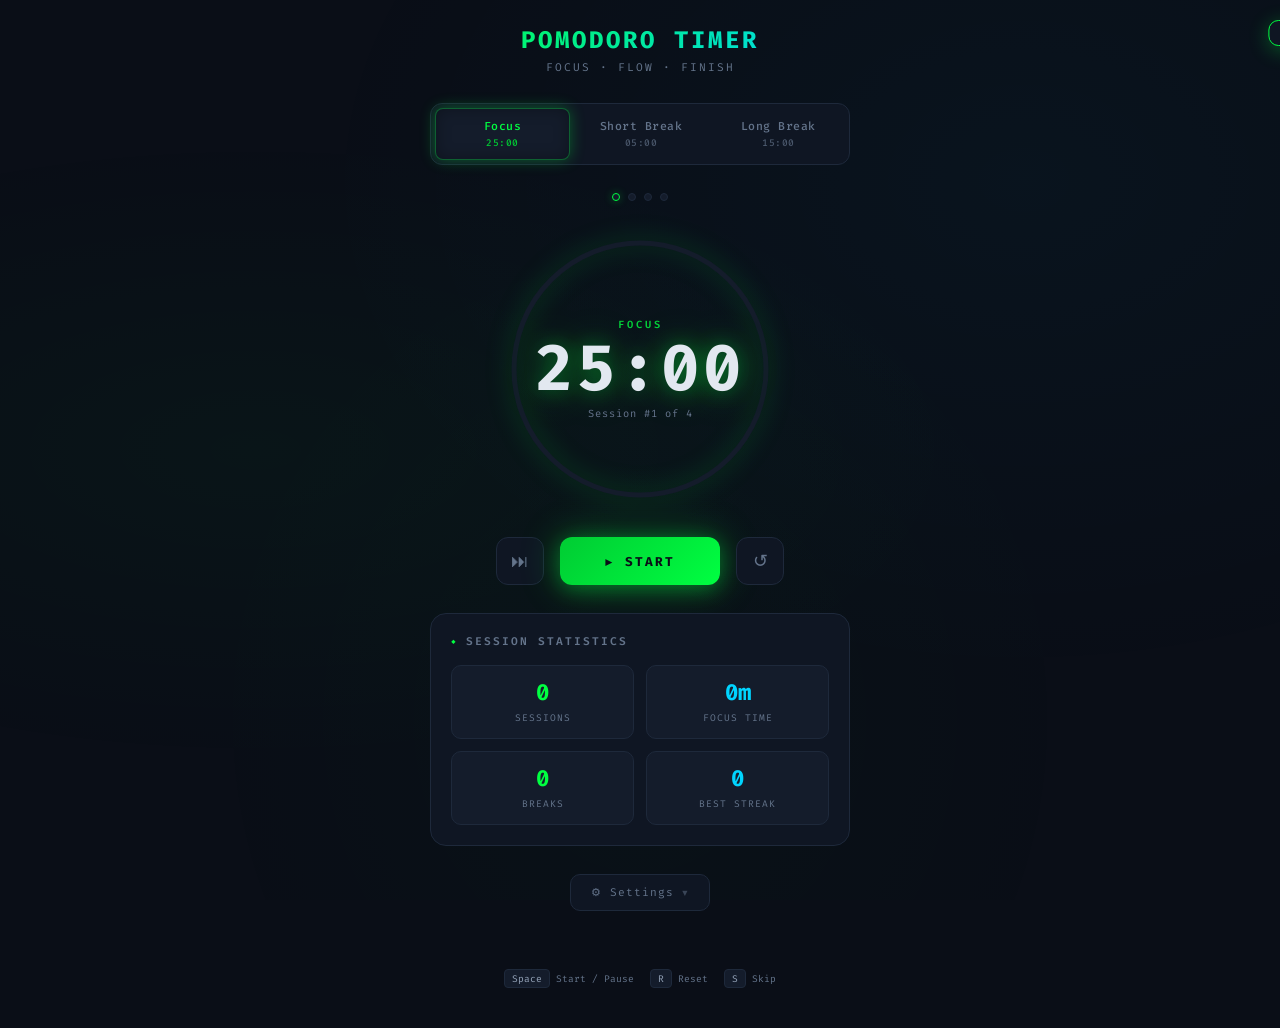
<file: projetos/pomodoro/index.html>
<!DOCTYPE html>
<html lang="en">
<head>
  <meta charset="UTF-8">
  <meta name="viewport" content="width=device-width, initial-scale=1.0">
  <title>Pomodoro Timer</title>
  <link rel="preconnect" href="https://fonts.googleapis.com">
  <link rel="preconnect" href="https://fonts.gstatic.com" crossorigin>
  <link href="https://fonts.googleapis.com/css2?family=Fira+Code:wght@300;400;500;600;700&display=swap" rel="stylesheet">
  <style>
    *, *::before, *::after {
      margin: 0;
      padding: 0;
      box-sizing: border-box;
    }

    :root {
      --bg-primary: #0a0e17;
      --bg-secondary: #0f1623;
      --bg-tertiary: #141c2b;
      --bg-card: #111827;
      --border: #1e293b;
      --text-primary: #e2e8f0;
      --text-secondary: #94a3b8;
      --text-muted: #64748b;
      --green: #00ff41;
      --green-dim: #00cc33;
      --green-glow: rgba(0, 255, 65, 0.3);
      --cyan: #00d4ff;
      --cyan-dim: #00a8cc;
      --cyan-glow: rgba(0, 212, 255, 0.3);
      --red: #ff3366;
      --red-glow: rgba(255, 51, 102, 0.3);
      --accent: var(--green);
      --accent-dim: var(--green-dim);
      --accent-glow: var(--green-glow);
    }

    body {
      font-family: 'Fira Code', monospace;
      background: var(--bg-primary);
      color: var(--text-primary);
      min-height: 100vh;
      display: flex;
      flex-direction: column;
      align-items: center;
      overflow-x: hidden;
      position: relative;
    }

    body::before {
      content: '';
      position: fixed;
      top: 0;
      left: 0;
      right: 0;
      bottom: 0;
      background:
        radial-gradient(ellipse at 20% 50%, rgba(0, 255, 65, 0.03) 0%, transparent 50%),
        radial-gradient(ellipse at 80% 20%, rgba(0, 212, 255, 0.03) 0%, transparent 50%),
        radial-gradient(ellipse at 50% 80%, rgba(0, 255, 65, 0.02) 0%, transparent 50%);
      pointer-events: none;
      z-index: 0;
    }

    .app {
      position: relative;
      z-index: 1;
      width: 100%;
      max-width: 520px;
      padding: 24px 20px 40px;
      display: flex;
      flex-direction: column;
      align-items: center;
      gap: 28px;
    }

    /* Header */
    .header {
      text-align: center;
      width: 100%;
    }

    .header h1 {
      font-size: 1.5rem;
      font-weight: 700;
      letter-spacing: 3px;
      text-transform: uppercase;
      background: linear-gradient(135deg, var(--green), var(--cyan));
      -webkit-background-clip: text;
      -webkit-text-fill-color: transparent;
      background-clip: text;
      margin-bottom: 4px;
    }

    .header .subtitle {
      font-size: 0.7rem;
      color: var(--text-muted);
      letter-spacing: 2px;
      text-transform: uppercase;
    }

    /* Mode Tabs */
    .mode-tabs {
      display: flex;
      gap: 4px;
      background: var(--bg-secondary);
      border-radius: 12px;
      padding: 4px;
      border: 1px solid var(--border);
      width: 100%;
      max-width: 420px;
    }

    .mode-tab {
      flex: 1;
      padding: 10px 8px;
      border: none;
      border-radius: 8px;
      background: transparent;
      color: var(--text-muted);
      font-family: 'Fira Code', monospace;
      font-size: 0.72rem;
      font-weight: 500;
      cursor: pointer;
      transition: all 0.3s ease;
      letter-spacing: 0.5px;
      position: relative;
    }

    .mode-tab:hover {
      color: var(--text-secondary);
      background: var(--bg-tertiary);
    }

    .mode-tab.active {
      background: var(--bg-tertiary);
      color: var(--accent);
      box-shadow: 0 0 15px var(--accent-glow), inset 0 0 15px rgba(0,0,0,0.3);
      border: 1px solid color-mix(in srgb, var(--accent) 30%, transparent);
    }

    .mode-tab .tab-time {
      display: block;
      font-size: 0.6rem;
      color: var(--text-muted);
      margin-top: 2px;
      opacity: 0.7;
    }

    .mode-tab.active .tab-time {
      color: var(--accent-dim);
      opacity: 1;
    }

    /* Timer Circle */
    .timer-container {
      position: relative;
      width: 280px;
      height: 280px;
      display: flex;
      align-items: center;
      justify-content: center;
    }

    .timer-svg {
      position: absolute;
      top: 0;
      left: 0;
      width: 100%;
      height: 100%;
      transform: rotate(-90deg);
      filter: drop-shadow(0 0 12px var(--accent-glow));
    }

    .timer-track {
      fill: none;
      stroke: var(--bg-tertiary);
      stroke-width: 5;
    }

    .timer-progress {
      fill: none;
      stroke: var(--accent);
      stroke-width: 5;
      stroke-linecap: round;
      transition: stroke-dashoffset 0.5s linear, stroke 0.5s ease;
    }

    .timer-glow {
      fill: none;
      stroke: var(--accent);
      stroke-width: 8;
      stroke-linecap: round;
      opacity: 0.15;
      filter: blur(4px);
      transition: stroke-dashoffset 0.5s linear, stroke 0.5s ease;
    }

    .timer-inner {
      position: relative;
      z-index: 2;
      text-align: center;
      display: flex;
      flex-direction: column;
      align-items: center;
      gap: 6px;
    }

    .timer-mode-label {
      font-size: 0.65rem;
      font-weight: 600;
      letter-spacing: 3px;
      text-transform: uppercase;
      color: var(--accent);
      opacity: 0.8;
    }

    .timer-digits {
      font-size: 4rem;
      font-weight: 700;
      color: var(--text-primary);
      text-shadow:
        0 0 20px var(--accent-glow),
        0 0 40px var(--accent-glow),
        0 0 60px rgba(0, 255, 65, 0.1);
      letter-spacing: 4px;
      line-height: 1;
      transition: text-shadow 0.5s ease;
      font-variant-numeric: tabular-nums;
    }

    .timer-session-info {
      font-size: 0.65rem;
      color: var(--text-muted);
      letter-spacing: 1px;
    }

    /* Pulsing animation when running */
    .timer-container.running .timer-digits {
      animation: pulse-glow 2s ease-in-out infinite;
    }

    @keyframes pulse-glow {
      0%, 100% {
        text-shadow:
          0 0 20px var(--accent-glow),
          0 0 40px var(--accent-glow),
          0 0 60px rgba(0, 255, 65, 0.1);
      }
      50% {
        text-shadow:
          0 0 30px var(--accent-glow),
          0 0 60px var(--accent-glow),
          0 0 90px rgba(0, 255, 65, 0.15);
      }
    }

    /* Controls */
    .controls {
      display: flex;
      align-items: center;
      gap: 16px;
    }

    .btn {
      font-family: 'Fira Code', monospace;
      border: none;
      cursor: pointer;
      transition: all 0.2s ease;
      display: flex;
      align-items: center;
      justify-content: center;
      gap: 8px;
    }

    .btn-primary {
      width: 160px;
      height: 48px;
      border-radius: 12px;
      background: linear-gradient(135deg, var(--accent-dim), var(--accent));
      color: var(--bg-primary);
      font-size: 0.8rem;
      font-weight: 700;
      letter-spacing: 2px;
      text-transform: uppercase;
      box-shadow: 0 4px 20px var(--accent-glow), 0 0 40px var(--accent-glow);
    }

    .btn-primary:hover {
      transform: translateY(-2px);
      box-shadow: 0 6px 30px var(--accent-glow), 0 0 60px var(--accent-glow);
    }

    .btn-primary:active {
      transform: translateY(0);
    }

    .btn-secondary {
      width: 48px;
      height: 48px;
      border-radius: 12px;
      background: var(--bg-secondary);
      color: var(--text-muted);
      font-size: 1.1rem;
      border: 1px solid var(--border);
    }

    .btn-secondary:hover {
      color: var(--text-primary);
      background: var(--bg-tertiary);
      border-color: var(--text-muted);
    }

    /* Stats Panel */
    .stats-panel {
      width: 100%;
      max-width: 420px;
      background: var(--bg-secondary);
      border-radius: 16px;
      border: 1px solid var(--border);
      padding: 20px;
    }

    .stats-title {
      font-size: 0.7rem;
      font-weight: 600;
      color: var(--text-muted);
      letter-spacing: 2px;
      text-transform: uppercase;
      margin-bottom: 16px;
      display: flex;
      align-items: center;
      gap: 8px;
    }

    .stats-title::before {
      content: '◆';
      color: var(--green);
      font-size: 0.5rem;
    }

    .stats-grid {
      display: grid;
      grid-template-columns: repeat(2, 1fr);
      gap: 12px;
    }

    .stat-card {
      background: var(--bg-tertiary);
      border-radius: 10px;
      padding: 14px;
      border: 1px solid var(--border);
      text-align: center;
      transition: border-color 0.3s ease;
    }

    .stat-card:hover {
      border-color: var(--text-muted);
    }

    .stat-value {
      font-size: 1.4rem;
      font-weight: 700;
      color: var(--green);
      line-height: 1.2;
    }

    .stat-value.cyan {
      color: var(--cyan);
    }

    .stat-label {
      font-size: 0.6rem;
      color: var(--text-muted);
      letter-spacing: 1px;
      text-transform: uppercase;
      margin-top: 4px;
    }

    /* Settings */
    .settings-toggle {
      background: var(--bg-secondary);
      border: 1px solid var(--border);
      border-radius: 10px;
      padding: 10px 20px;
      color: var(--text-muted);
      font-family: 'Fira Code', monospace;
      font-size: 0.7rem;
      cursor: pointer;
      letter-spacing: 1px;
      transition: all 0.3s ease;
      display: flex;
      align-items: center;
      gap: 8px;
    }

    .settings-toggle:hover {
      color: var(--text-primary);
      border-color: var(--text-muted);
    }

    .settings-panel {
      width: 100%;
      max-width: 420px;
      background: var(--bg-secondary);
      border-radius: 16px;
      border: 1px solid var(--border);
      padding: 0;
      max-height: 0;
      overflow: hidden;
      transition: max-height 0.4s ease, padding 0.4s ease, opacity 0.3s ease;
      opacity: 0;
    }

    .settings-panel.open {
      max-height: 400px;
      padding: 20px;
      opacity: 1;
    }

    .settings-title {
      font-size: 0.7rem;
      font-weight: 600;
      color: var(--text-muted);
      letter-spacing: 2px;
      text-transform: uppercase;
      margin-bottom: 16px;
      display: flex;
      align-items: center;
      gap: 8px;
    }

    .settings-title::before {
      content: '⚙';
      font-size: 0.8rem;
    }

    .setting-row {
      display: flex;
      align-items: center;
      justify-content: space-between;
      padding: 10px 0;
      border-bottom: 1px solid var(--border);
    }

    .setting-row:last-child {
      border-bottom: none;
    }

    .setting-label {
      font-size: 0.72rem;
      color: var(--text-secondary);
    }

    .setting-input {
      width: 70px;
      height: 34px;
      background: var(--bg-tertiary);
      border: 1px solid var(--border);
      border-radius: 8px;
      color: var(--text-primary);
      font-family: 'Fira Code', monospace;
      font-size: 0.8rem;
      text-align: center;
      outline: none;
      transition: border-color 0.3s ease;
    }

    .setting-input:focus {
      border-color: var(--green);
      box-shadow: 0 0 10px var(--green-glow);
    }

    .setting-unit {
      font-size: 0.6rem;
      color: var(--text-muted);
      margin-left: 6px;
    }

    .setting-row .input-group {
      display: flex;
      align-items: center;
    }

    /* Notification toggle */
    .notif-toggle {
      position: relative;
      width: 44px;
      height: 24px;
      background: var(--bg-tertiary);
      border-radius: 12px;
      border: 1px solid var(--border);
      cursor: pointer;
      transition: all 0.3s ease;
    }

    .notif-toggle.active {
      background: var(--green-dim);
      border-color: var(--green);
    }

    .notif-toggle::after {
      content: '';
      position: absolute;
      top: 3px;
      left: 3px;
      width: 16px;
      height: 16px;
      background: var(--text-muted);
      border-radius: 50%;
      transition: all 0.3s ease;
    }

    .notif-toggle.active::after {
      left: 23px;
      background: var(--bg-primary);
    }

    /* Keyboard hints */
    .keyboard-hints {
      display: flex;
      gap: 16px;
      justify-content: center;
      flex-wrap: wrap;
    }

    .key-hint {
      font-size: 0.6rem;
      color: var(--text-muted);
      display: flex;
      align-items: center;
      gap: 6px;
    }

    .key-hint kbd {
      display: inline-block;
      padding: 2px 7px;
      background: var(--bg-tertiary);
      border: 1px solid var(--border);
      border-radius: 4px;
      font-family: 'Fira Code', monospace;
      font-size: 0.6rem;
      color: var(--text-secondary);
      line-height: 1.4;
    }

    /* Toast Notification */
    .toast {
      position: fixed;
      top: 20px;
      right: 20px;
      background: var(--bg-secondary);
      border: 1px solid var(--green);
      border-radius: 10px;
      padding: 12px 20px;
      font-family: 'Fira Code', monospace;
      font-size: 0.72rem;
      color: var(--green);
      box-shadow: 0 4px 20px var(--green-glow);
      transform: translateX(120%);
      transition: transform 0.4s cubic-bezier(0.16, 1, 0.3, 1);
      z-index: 100;
    }

    .toast.show {
      transform: translateX(0);
    }

    .toast.break-toast {
      border-color: var(--cyan);
      color: var(--cyan);
      box-shadow: 0 4px 20px var(--cyan-glow);
    }

    /* Responsive */
    @media (max-width: 480px) {
      .app {
        padding: 16px 14px 32px;
        gap: 22px;
      }

      .header h1 {
        font-size: 1.2rem;
      }

      .timer-container {
        width: 240px;
        height: 240px;
      }

      .timer-digits {
        font-size: 3.2rem;
      }

      .mode-tab {
        font-size: 0.65rem;
        padding: 8px 4px;
      }

      .stats-grid {
        grid-template-columns: repeat(2, 1fr);
        gap: 8px;
      }

      .stat-card {
        padding: 10px;
      }

      .stat-value {
        font-size: 1.1rem;
      }
    }

    /* Theme transition classes */
    .theme-work {
      --accent: var(--green);
      --accent-dim: var(--green-dim);
      --accent-glow: var(--green-glow);
    }

    .theme-break {
      --accent: var(--cyan);
      --accent-dim: var(--cyan-dim);
      --accent-glow: var(--cyan-glow);
    }

    /* Smooth color transitions */
    .timer-progress, .timer-glow, .timer-digits, .timer-mode-label,
    .btn-primary, .mode-tab.active {
      transition: all 0.5s ease;
    }

    /* Completed session dots */
    .session-dots {
      display: flex;
      gap: 8px;
      justify-content: center;
      align-items: center;
    }

    .session-dot {
      width: 8px;
      height: 8px;
      border-radius: 50%;
      background: var(--bg-tertiary);
      border: 1px solid var(--border);
      transition: all 0.3s ease;
    }

    .session-dot.completed {
      background: var(--green);
      border-color: var(--green);
      box-shadow: 0 0 8px var(--green-glow);
    }

    .session-dot.current {
      border-color: var(--accent);
      box-shadow: 0 0 8px var(--accent-glow);
    }
  </style>
</head>
<body class="theme-work">
  <div class="app">
    <!-- Header -->
    <div class="header">
      <h1>Pomodoro Timer</h1>
      <div class="subtitle">Focus · Flow · Finish</div>
    </div>

    <!-- Mode Tabs -->
    <div class="mode-tabs">
      <button class="mode-tab active" data-mode="work" onclick="switchMode('work')">
        Focus
        <span class="tab-time" id="tab-work-time">25:00</span>
      </button>
      <button class="mode-tab" data-mode="shortBreak" onclick="switchMode('shortBreak')">
        Short Break
        <span class="tab-time" id="tab-short-time">05:00</span>
      </button>
      <button class="mode-tab" data-mode="longBreak" onclick="switchMode('longBreak')">
        Long Break
        <span class="tab-time" id="tab-long-time">15:00</span>
      </button>
    </div>

    <!-- Session Progress Dots -->
    <div class="session-dots" id="sessionDots">
      <div class="session-dot current"></div>
      <div class="session-dot"></div>
      <div class="session-dot"></div>
      <div class="session-dot"></div>
    </div>

    <!-- Timer -->
    <div class="timer-container" id="timerContainer">
      <svg class="timer-svg" viewBox="0 0 280 280">
        <circle class="timer-track" cx="140" cy="140" r="126" />
        <circle class="timer-glow" cx="140" cy="140" r="126"
          id="timerGlow"
          stroke-dasharray="791.68"
          stroke-dashoffset="0" />
        <circle class="timer-progress" cx="140" cy="140" r="126"
          id="timerProgress"
          stroke-dasharray="791.68"
          stroke-dashoffset="0" />
      </svg>
      <div class="timer-inner">
        <div class="timer-mode-label" id="modeLabel">Focus</div>
        <div class="timer-digits" id="timerDigits">25:00</div>
        <div class="timer-session-info" id="sessionInfo">Session #1 of 4</div>
      </div>
    </div>

    <!-- Controls -->
    <div class="controls">
      <button class="btn btn-secondary" onclick="skipTimer()" title="Skip to next">⏭</button>
      <button class="btn btn-primary" id="startBtn" onclick="toggleTimer()">▶ Start</button>
      <button class="btn btn-secondary" onclick="resetTimer()" title="Reset (R)">↺</button>
    </div>

    <!-- Stats -->
    <div class="stats-panel">
      <div class="stats-title">Session Statistics</div>
      <div class="stats-grid">
        <div class="stat-card">
          <div class="stat-value" id="statSessions">0</div>
          <div class="stat-label">Sessions</div>
        </div>
        <div class="stat-card">
          <div class="stat-value cyan" id="statFocusTime">0m</div>
          <div class="stat-label">Focus Time</div>
        </div>
        <div class="stat-card">
          <div class="stat-value" id="statBreaks">0</div>
          <div class="stat-label">Breaks</div>
        </div>
        <div class="stat-card">
          <div class="stat-value cyan" id="statStreak">0</div>
          <div class="stat-label">Best Streak</div>
        </div>
      </div>
    </div>

    <!-- Settings Toggle -->
    <button class="settings-toggle" onclick="toggleSettings()">
      ⚙ Settings
      <span style="font-size:0.6rem; opacity:0.5;">▼</span>
    </button>

    <!-- Settings Panel -->
    <div class="settings-panel" id="settingsPanel">
      <div class="settings-title">Customize Durations</div>
      <div class="setting-row">
        <span class="setting-label">Focus Duration</span>
        <div class="input-group">
          <input type="number" class="setting-input" id="setWork" value="25" min="1" max="120" onchange="updateSettings()">
          <span class="setting-unit">min</span>
        </div>
      </div>
      <div class="setting-row">
        <span class="setting-label">Short Break</span>
        <div class="input-group">
          <input type="number" class="setting-input" id="setShort" value="5" min="1" max="30" onchange="updateSettings()">
          <span class="setting-unit">min</span>
        </div>
      </div>
      <div class="setting-row">
        <span class="setting-label">Long Break</span>
        <div class="input-group">
          <input type="number" class="setting-input" id="setLong" value="15" min="1" max="60" onchange="updateSettings()">
          <span class="setting-unit">min</span>
        </div>
      </div>
      <div class="setting-row">
        <span class="setting-label">Sessions Before Long Break</span>
        <div class="input-group">
          <input type="number" class="setting-input" id="setRounds" value="4" min="2" max="10" onchange="updateSettings()">
          <span class="setting-unit">×</span>
        </div>
      </div>
      <div class="setting-row">
        <span class="setting-label">Notifications</span>
        <div class="notif-toggle" id="notifToggle" onclick="toggleNotifications()"></div>
      </div>
    </div>

    <!-- Keyboard Hints -->
    <div class="keyboard-hints">
      <div class="key-hint"><kbd>Space</kbd> Start / Pause</div>
      <div class="key-hint"><kbd>R</kbd> Reset</div>
      <div class="key-hint"><kbd>S</kbd> Skip</div>
    </div>
  </div>

  <!-- Toast -->
  <div class="toast" id="toast"></div>

  <script>
    // ─── State ───────────────────────────────────────────────
    const CIRCUMFERENCE = 2 * Math.PI * 126; // ≈ 791.68

    let config = {
      work: 25 * 60,
      shortBreak: 5 * 60,
      longBreak: 15 * 60,
      rounds: 4,
      notifications: false
    };

    let state = {
      mode: 'work',         // 'work' | 'shortBreak' | 'longBreak'
      timeLeft: config.work,
      totalTime: config.work,
      running: false,
      intervalId: null,
      currentSession: 1,    // 1-based
      completedSessions: 0,
      totalFocusSeconds: 0,
      totalBreaks: 0,
      bestStreak: 0,
      currentStreak: 0
    };

    // ─── DOM refs ────────────────────────────────────────────
    const $digits = document.getElementById('timerDigits');
    const $modeLabel = document.getElementById('modeLabel');
    const $sessionInfo = document.getElementById('sessionInfo');
    const $progress = document.getElementById('timerProgress');
    const $glow = document.getElementById('timerGlow');
    const $startBtn = document.getElementById('startBtn');
    const $container = document.getElementById('timerContainer');
    const $toast = document.getElementById('toast');
    const $dots = document.getElementById('sessionDots');

    // ─── Audio (Web Audio API) ───────────────────────────────
    let audioCtx = null;

    function getAudioCtx() {
      if (!audioCtx) audioCtx = new (window.AudioContext || window.webkitAudioContext)();
      return audioCtx;
    }

    function playSound(type) {
      const ctx = getAudioCtx();
      const now = ctx.currentTime;

      if (type === 'complete') {
        // Pleasant 3-tone ascending chime
        [0, 0.15, 0.3].forEach((delay, i) => {
          const osc = ctx.createOscillator();
          const gain = ctx.createGain();
          osc.connect(gain);
          gain.connect(ctx.destination);
          osc.type = 'sine';
          osc.frequency.setValueAtTime([660, 880, 1100][i], now + delay);
          gain.gain.setValueAtTime(0, now + delay);
          gain.gain.linearRampToValueAtTime(0.2, now + delay + 0.02);
          gain.gain.exponentialRampToValueAtTime(0.001, now + delay + 0.5);
          osc.start(now + delay);
          osc.stop(now + delay + 0.5);
        });
      } else if (type === 'click') {
        const osc = ctx.createOscillator();
        const gain = ctx.createGain();
        osc.connect(gain);
        gain.connect(ctx.destination);
        osc.type = 'sine';
        osc.frequency.setValueAtTime(800, now);
        gain.gain.setValueAtTime(0.08, now);
        gain.gain.exponentialRampToValueAtTime(0.001, now + 0.08);
        osc.start(now);
        osc.stop(now + 0.08);
      }
    }

    // ─── Format time ─────────────────────────────────────────
    function formatTime(secs) {
      const m = Math.floor(secs / 60);
      const s = secs % 60;
      return `${String(m).padStart(2, '0')}:${String(s).padStart(2, '0')}`;
    }

    // ─── Render ──────────────────────────────────────────────
    function render() {
      // Digits
      $digits.textContent = formatTime(state.timeLeft);

      // SVG progress
      const fraction = 1 - (state.timeLeft / state.totalTime);
      const offset = CIRCUMFERENCE * (1 - fraction);
      $progress.setAttribute('stroke-dashoffset', offset);
      $glow.setAttribute('stroke-dashoffset', offset);

      // Mode label
      const labels = { work: 'Focus', shortBreak: 'Short Break', longBreak: 'Long Break' };
      $modeLabel.textContent = labels[state.mode];

      // Session info
      $sessionInfo.textContent = `Session #${state.currentSession} of ${config.rounds}`;

      // Start button
      $startBtn.innerHTML = state.running ? '⏸ Pause' : '▶ Start';

      // Running class for pulse animation
      $container.classList.toggle('running', state.running);

      // Theme
      const isBreak = state.mode !== 'work';
      document.body.className = isBreak ? 'theme-break' : 'theme-work';

      // Tab times
      document.getElementById('tab-work-time').textContent = formatTime(config.work);
      document.getElementById('tab-short-time').textContent = formatTime(config.shortBreak);
      document.getElementById('tab-long-time').textContent = formatTime(config.longBreak);

      // Active tab
      document.querySelectorAll('.mode-tab').forEach(tab => {
        tab.classList.toggle('active', tab.dataset.mode === state.mode);
      });

      // Stats
      document.getElementById('statSessions').textContent = state.completedSessions;
      const focusMin = Math.floor(state.totalFocusSeconds / 60);
      document.getElementById('statFocusTime').textContent = focusMin >= 60
        ? `${Math.floor(focusMin / 60)}h ${focusMin % 60}m`
        : `${focusMin}m`;
      document.getElementById('statBreaks').textContent = state.totalBreaks;
      document.getElementById('statStreak').textContent = state.bestStreak;

      // Session dots
      renderDots();

      // Page title
      document.title = `${formatTime(state.timeLeft)} — ${labels[state.mode]} | Pomodoro`;
    }

    function renderDots() {
      $dots.innerHTML = '';
      for (let i = 0; i < config.rounds; i++) {
        const dot = document.createElement('div');
        dot.className = 'session-dot';
        if (i < state.currentSession - 1) dot.classList.add('completed');
        if (i === state.currentSession - 1) dot.classList.add('current');
        $dots.appendChild(dot);
      }
    }

    // ─── Timer logic ─────────────────────────────────────────
    function toggleTimer() {
      playSound('click');
      if (state.running) {
        pauseTimer();
      } else {
        startTimer();
      }
    }

    function startTimer() {
      state.running = true;
      state.intervalId = setInterval(tick, 1000);
      render();
    }

    function pauseTimer() {
      state.running = false;
      clearInterval(state.intervalId);
      state.intervalId = null;
      render();
    }

    function tick() {
      if (state.timeLeft <= 0) {
        onTimerComplete();
        return;
      }
      state.timeLeft--;

      // Track focus time
      if (state.mode === 'work') {
        state.totalFocusSeconds++;
      }

      render();
    }

    function onTimerComplete() {
      pauseTimer();
      playSound('complete');

      if (state.mode === 'work') {
        state.completedSessions++;
        state.currentStreak++;
        if (state.currentStreak > state.bestStreak) {
          state.bestStreak = state.currentStreak;
        }

        // Decide next break type
        if (state.currentSession >= config.rounds) {
          // Long break after completing all rounds
          showToast('Great work! Time for a long break.', true);
          sendNotification('Pomodoro', 'Great work! Time for a long break. 🎉');
          setMode('longBreak');
          state.currentSession = 1;
        } else {
          showToast('Session complete! Take a short break.', true);
          sendNotification('Pomodoro', 'Session complete! Take a short break. ☕');
          setMode('shortBreak');
        }
        state.totalBreaks++;
      } else {
        // Break is over
        if (state.mode === 'longBreak') {
          state.currentSession = 1;
        } else {
          state.currentSession++;
        }
        showToast('Break over! Time to focus.', false);
        sendNotification('Pomodoro', 'Break is over! Time to focus. 💪');
        setMode('work');
      }

      render();
    }

    function resetTimer() {
      playSound('click');
      pauseTimer();
      state.timeLeft = getDuration(state.mode);
      state.totalTime = state.timeLeft;
      render();
    }

    function skipTimer() {
      playSound('click');
      pauseTimer();
      // Track partial focus time is already tracked per-tick
      if (state.mode === 'work') {
        if (state.currentSession >= config.rounds) {
          setMode('longBreak');
          state.currentSession = 1;
        } else {
          setMode('shortBreak');
        }
      } else {
        if (state.mode === 'longBreak') {
          state.currentSession = 1;
        } else {
          state.currentSession++;
        }
        setMode('work');
      }
      render();
    }

    function switchMode(mode) {
      playSound('click');
      pauseTimer();
      if (state.mode === mode && state.timeLeft === getDuration(mode)) return;
      setMode(mode);
      render();
    }

    function setMode(mode) {
      state.mode = mode;
      state.timeLeft = getDuration(mode);
      state.totalTime = state.timeLeft;
    }

    function getDuration(mode) {
      return config[mode] || config.work;
    }

    // ─── Settings ────────────────────────────────────────────
    function toggleSettings() {
      document.getElementById('settingsPanel').classList.toggle('open');
    }

    function updateSettings() {
      const workMin = clamp(parseInt(document.getElementById('setWork').value) || 25, 1, 120);
      const shortMin = clamp(parseInt(document.getElementById('setShort').value) || 5, 1, 30);
      const longMin = clamp(parseInt(document.getElementById('setLong').value) || 15, 1, 60);
      const rounds = clamp(parseInt(document.getElementById('setRounds').value) || 4, 2, 10);

      document.getElementById('setWork').value = workMin;
      document.getElementById('setShort').value = shortMin;
      document.getElementById('setLong').value = longMin;
      document.getElementById('setRounds').value = rounds;

      config.work = workMin * 60;
      config.shortBreak = shortMin * 60;
      config.longBreak = longMin * 60;
      config.rounds = rounds;

      // Reset current timer to new duration if not running
      if (!state.running) {
        state.timeLeft = getDuration(state.mode);
        state.totalTime = state.timeLeft;
      }

      saveConfig();
      render();
    }

    function clamp(v, min, max) {
      return Math.max(min, Math.min(max, v));
    }

    // ─── Notifications ──────────────────────────────────────
    function toggleNotifications() {
      const toggle = document.getElementById('notifToggle');
      if (!config.notifications) {
        if ('Notification' in window) {
          Notification.requestPermission().then(perm => {
            if (perm === 'granted') {
              config.notifications = true;
              toggle.classList.add('active');
              showToast('Notifications enabled', false);
              saveConfig();
            }
          });
        }
      } else {
        config.notifications = false;
        toggle.classList.remove('active');
        saveConfig();
      }
    }

    function sendNotification(title, body) {
      if (config.notifications && 'Notification' in window && Notification.permission === 'granted') {
        new Notification(title, { body, icon: '🍅' });
      }
    }

    // ─── Toast ───────────────────────────────────────────────
    let toastTimeout;
    function showToast(msg, isBreak) {
      clearTimeout(toastTimeout);
      $toast.textContent = msg;
      $toast.className = 'toast' + (isBreak ? ' break-toast' : '');
      requestAnimationFrame(() => $toast.classList.add('show'));
      toastTimeout = setTimeout(() => $toast.classList.remove('show'), 3500);
    }

    // ─── Keyboard shortcuts ──────────────────────────────────
    document.addEventListener('keydown', e => {
      // Don't capture when typing in inputs
      if (e.target.tagName === 'INPUT') return;

      if (e.code === 'Space') {
        e.preventDefault();
        toggleTimer();
      } else if (e.key.toLowerCase() === 'r') {
        resetTimer();
      } else if (e.key.toLowerCase() === 's') {
        skipTimer();
      }
    });

    // ─── Persistence ─────────────────────────────────────────
    function saveConfig() {
      try {
        localStorage.setItem('pomodoro_config', JSON.stringify(config));
      } catch (e) {}
    }

    function loadConfig() {
      try {
        const saved = JSON.parse(localStorage.getItem('pomodoro_config'));
        if (saved) {
          config = { ...config, ...saved };
          document.getElementById('setWork').value = Math.round(config.work / 60);
          document.getElementById('setShort').value = Math.round(config.shortBreak / 60);
          document.getElementById('setLong').value = Math.round(config.longBreak / 60);
          document.getElementById('setRounds').value = config.rounds;

          if (config.notifications) {
            document.getElementById('notifToggle').classList.add('active');
          }

          // Apply loaded config to current state
          state.timeLeft = getDuration(state.mode);
          state.totalTime = state.timeLeft;
        }
      } catch (e) {}
    }

    // ─── Init ────────────────────────────────────────────────
    loadConfig();
    render();
  </script>
</body>
</html>
</file>
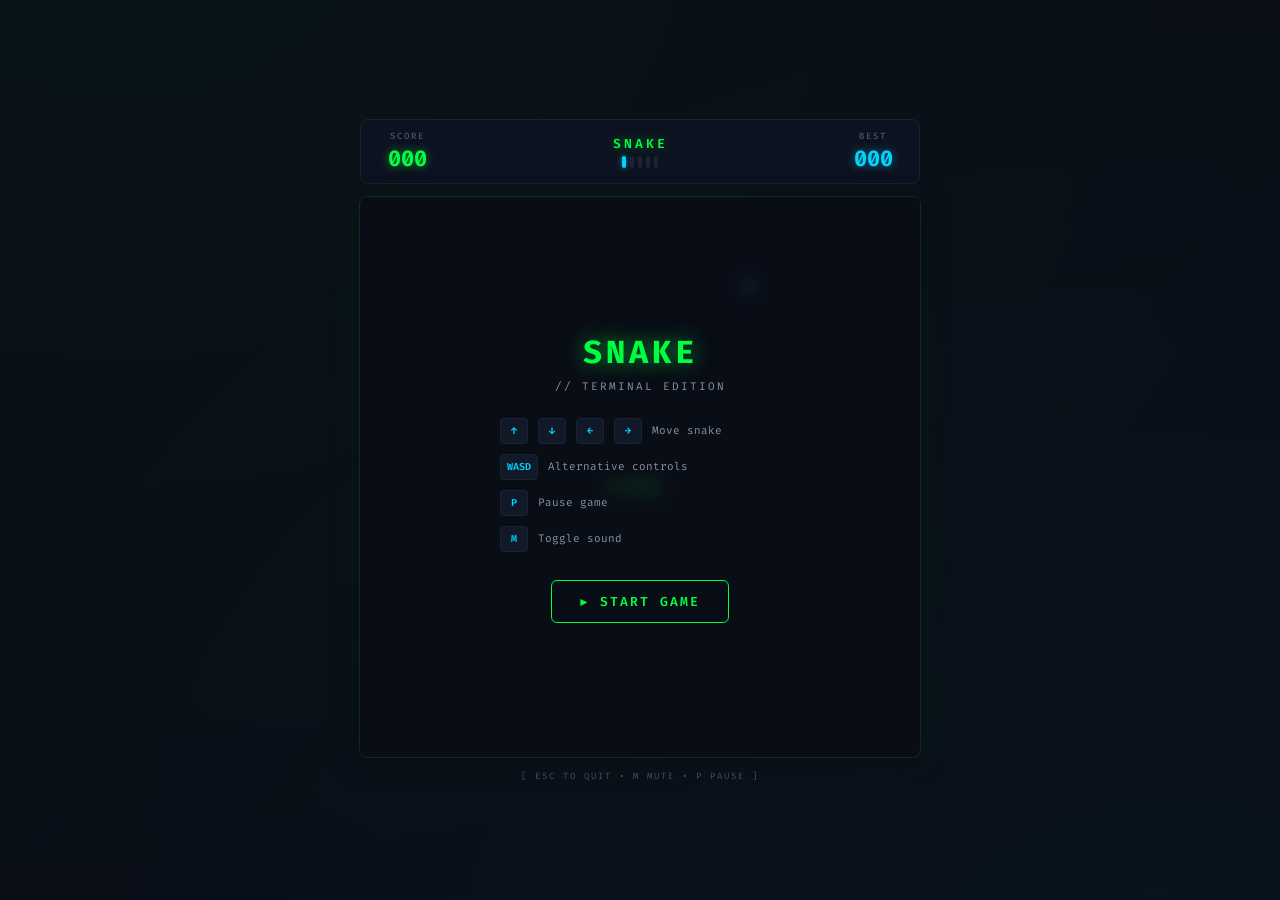
<file: projetos/snake/index.html>
<!DOCTYPE html>
<html lang="en">
<head>
<meta charset="UTF-8">
<meta name="viewport" content="width=device-width, initial-scale=1.0">
<title>SNAKE // Terminal Edition</title>
<link href="https://fonts.googleapis.com/css2?family=Fira+Code:wght@300;400;500;600;700&display=swap" rel="stylesheet">
<style>
  *, *::before, *::after { margin: 0; padding: 0; box-sizing: border-box; }

  :root {
    --neon-green: #00ff41;
    --neon-cyan: #00d4ff;
    --bg-dark: #0a0e17;
    --bg-card: #0d1220;
    --bg-surface: #111827;
    --border: #1a2332;
    --text-dim: #4a5568;
    --text-mid: #8892a4;
  }

  body {
    background: var(--bg-dark);
    color: var(--neon-green);
    font-family: 'Fira Code', monospace;
    min-height: 100vh;
    display: flex;
    flex-direction: column;
    align-items: center;
    justify-content: center;
    overflow: hidden;
    position: relative;
  }

  /* Ambient background glow */
  body::before {
    content: '';
    position: fixed;
    top: -50%;
    left: -50%;
    width: 200%;
    height: 200%;
    background: radial-gradient(ellipse at 30% 20%, rgba(0,255,65,0.03) 0%, transparent 50%),
                radial-gradient(ellipse at 70% 80%, rgba(0,212,255,0.03) 0%, transparent 50%);
    pointer-events: none;
    z-index: 0;
  }

  #game-wrapper {
    position: relative;
    z-index: 1;
    display: flex;
    flex-direction: column;
    align-items: center;
    gap: 12px;
    padding: 16px;
    max-width: 100vw;
  }

  /* Header / Score Bar */
  #header {
    display: flex;
    align-items: center;
    justify-content: space-between;
    width: 100%;
    max-width: 560px;
    padding: 10px 16px;
    background: var(--bg-card);
    border: 1px solid var(--border);
    border-radius: 8px;
    gap: 12px;
  }

  .score-block {
    display: flex;
    flex-direction: column;
    align-items: center;
    gap: 2px;
  }

  .score-label {
    font-size: 9px;
    font-weight: 500;
    text-transform: uppercase;
    letter-spacing: 2px;
    color: var(--text-dim);
  }

  .score-value {
    font-size: 22px;
    font-weight: 700;
    color: var(--neon-green);
    text-shadow: 0 0 10px rgba(0,255,65,0.5);
    min-width: 60px;
    text-align: center;
  }

  .score-value.cyan {
    color: var(--neon-cyan);
    text-shadow: 0 0 10px rgba(0,212,255,0.5);
  }

  #title-text {
    font-size: 13px;
    font-weight: 600;
    letter-spacing: 3px;
    color: var(--neon-green);
    text-shadow: 0 0 12px rgba(0,255,65,0.4);
    white-space: nowrap;
  }

  .speed-indicator {
    display: flex;
    align-items: center;
    gap: 4px;
  }

  .speed-bar {
    width: 4px;
    height: 12px;
    background: var(--border);
    border-radius: 2px;
    transition: background 0.3s, box-shadow 0.3s;
  }

  .speed-bar.active {
    background: var(--neon-cyan);
    box-shadow: 0 0 6px rgba(0,212,255,0.6);
  }

  /* Canvas container */
  #canvas-container {
    position: relative;
    border: 1px solid var(--border);
    border-radius: 8px;
    overflow: hidden;
    box-shadow: 0 0 30px rgba(0,255,65,0.05), 0 4px 24px rgba(0,0,0,0.5);
    background: var(--bg-dark);
  }

  #canvas-container::before {
    content: '';
    position: absolute;
    inset: -1px;
    border-radius: 8px;
    padding: 1px;
    background: linear-gradient(135deg, rgba(0,255,65,0.2), transparent 40%, transparent 60%, rgba(0,212,255,0.2));
    -webkit-mask: linear-gradient(#fff 0 0) content-box, linear-gradient(#fff 0 0);
    mask: linear-gradient(#fff 0 0) content-box, linear-gradient(#fff 0 0);
    -webkit-mask-composite: xor;
    mask-composite: exclude;
    pointer-events: none;
    z-index: 2;
  }

  canvas {
    display: block;
    border-radius: 7px;
  }

  /* Overlays */
  .overlay {
    position: absolute;
    inset: 0;
    display: flex;
    flex-direction: column;
    align-items: center;
    justify-content: center;
    background: rgba(10,14,23,0.92);
    backdrop-filter: blur(6px);
    z-index: 10;
    border-radius: 7px;
    padding: 24px;
    text-align: center;
    transition: opacity 0.3s;
  }

  .overlay.hidden {
    opacity: 0;
    pointer-events: none;
  }

  .overlay-title {
    font-size: clamp(20px, 4vw, 32px);
    font-weight: 700;
    letter-spacing: 4px;
    margin-bottom: 6px;
    text-shadow: 0 0 20px rgba(0,255,65,0.6);
  }

  .overlay-title.red {
    color: #ff4444;
    text-shadow: 0 0 20px rgba(255,68,68,0.6);
  }

  .overlay-subtitle {
    font-size: 11px;
    color: var(--text-mid);
    letter-spacing: 2px;
    margin-bottom: 24px;
  }

  .instructions {
    display: flex;
    flex-direction: column;
    gap: 10px;
    margin-bottom: 28px;
    width: 100%;
    max-width: 280px;
  }

  .instruction-row {
    display: flex;
    align-items: center;
    gap: 10px;
    font-size: 11px;
    color: var(--text-mid);
  }

  .instruction-row .key {
    display: inline-flex;
    align-items: center;
    justify-content: center;
    min-width: 28px;
    height: 26px;
    padding: 0 6px;
    border: 1px solid var(--border);
    border-radius: 4px;
    background: var(--bg-surface);
    color: var(--neon-cyan);
    font-size: 10px;
    font-weight: 600;
    font-family: 'Fira Code', monospace;
    flex-shrink: 0;
  }

  .start-btn {
    display: inline-flex;
    align-items: center;
    gap: 8px;
    padding: 12px 28px;
    background: transparent;
    border: 1px solid var(--neon-green);
    border-radius: 6px;
    color: var(--neon-green);
    font-family: 'Fira Code', monospace;
    font-size: 13px;
    font-weight: 600;
    letter-spacing: 2px;
    cursor: pointer;
    transition: all 0.25s;
    text-transform: uppercase;
  }

  .start-btn:hover {
    background: rgba(0,255,65,0.1);
    box-shadow: 0 0 20px rgba(0,255,65,0.3);
    transform: translateY(-1px);
  }

  .start-btn:active { transform: translateY(0); }

  .final-score-display {
    font-size: 48px;
    font-weight: 700;
    color: var(--neon-green);
    text-shadow: 0 0 30px rgba(0,255,65,0.5);
    margin: 8px 0 4px;
  }

  .final-label {
    font-size: 10px;
    color: var(--text-dim);
    letter-spacing: 3px;
    text-transform: uppercase;
    margin-bottom: 20px;
  }

  .new-highscore {
    font-size: 11px;
    color: var(--neon-cyan);
    letter-spacing: 2px;
    margin-bottom: 16px;
    animation: pulse-text 1s ease-in-out infinite alternate;
  }

  @keyframes pulse-text {
    from { opacity: 0.6; }
    to { opacity: 1; text-shadow: 0 0 12px rgba(0,212,255,0.6); }
  }

  /* Footer */
  #footer {
    font-size: 9px;
    color: var(--text-dim);
    letter-spacing: 2px;
    text-align: center;
  }

  /* Mobile controls */
  #mobile-controls {
    display: none;
    gap: 6px;
    margin-top: 4px;
  }

  .d-pad {
    display: grid;
    grid-template-areas:
      ". up ."
      "left . right"
      ". down .";
    gap: 6px;
  }

  .d-btn {
    width: 52px;
    height: 52px;
    border: 1px solid var(--border);
    border-radius: 8px;
    background: var(--bg-card);
    color: var(--neon-green);
    font-size: 20px;
    display: flex;
    align-items: center;
    justify-content: center;
    cursor: pointer;
    user-select: none;
    -webkit-user-select: none;
    touch-action: manipulation;
    transition: all 0.15s;
  }

  .d-btn:active {
    background: rgba(0,255,65,0.15);
    box-shadow: 0 0 12px rgba(0,255,65,0.3);
  }

  .d-btn[data-dir="up"]    { grid-area: up; }
  .d-btn[data-dir="left"]  { grid-area: left; }
  .d-btn[data-dir="right"] { grid-area: right; }
  .d-btn[data-dir="down"]  { grid-area: down; }

  @media (pointer: coarse) {
    #mobile-controls { display: flex; }
  }

  @media (max-width: 500px) {
    #header { padding: 8px 10px; gap: 6px; }
    .score-value { font-size: 18px; min-width: 44px; }
    #title-text { font-size: 10px; letter-spacing: 2px; }
    .score-label { font-size: 8px; }
  }
</style>
</head>
<body>

<div id="game-wrapper">
  <div id="header">
    <div class="score-block">
      <span class="score-label">Score</span>
      <span class="score-value" id="score-display">000</span>
    </div>
    <div style="display:flex;flex-direction:column;align-items:center;gap:4px;">
      <span id="title-text">SNAKE</span>
      <div class="speed-indicator" id="speed-indicator">
        <span class="speed-bar active"></span>
        <span class="speed-bar"></span>
        <span class="speed-bar"></span>
        <span class="speed-bar"></span>
        <span class="speed-bar"></span>
      </div>
    </div>
    <div class="score-block">
      <span class="score-label">Best</span>
      <span class="score-value cyan" id="highscore-display">000</span>
    </div>
  </div>

  <div id="canvas-container">
    <canvas id="game-canvas"></canvas>

    <!-- Start Screen -->
    <div class="overlay" id="start-screen">
      <div class="overlay-title">SNAKE</div>
      <div class="overlay-subtitle">// TERMINAL EDITION</div>
      <div class="instructions">
        <div class="instruction-row">
          <span class="key">↑</span><span class="key">↓</span><span class="key">←</span><span class="key">→</span>
          <span>Move snake</span>
        </div>
        <div class="instruction-row">
          <span class="key">WASD</span>
          <span>Alternative controls</span>
        </div>
        <div class="instruction-row">
          <span class="key">P</span>
          <span>Pause game</span>
        </div>
        <div class="instruction-row">
          <span class="key">M</span>
          <span>Toggle sound</span>
        </div>
      </div>
      <button class="start-btn" id="start-btn">▶ START GAME</button>
    </div>

    <!-- Game Over Screen -->
    <div class="overlay hidden" id="gameover-screen">
      <div class="overlay-title red">GAME OVER</div>
      <div class="overlay-subtitle">// SYSTEM TERMINATED</div>
      <div class="final-score-display" id="final-score">0</div>
      <div class="final-label">Final Score</div>
      <div class="new-highscore hidden" id="new-hs-msg">★ NEW HIGH SCORE ★</div>
      <button class="start-btn" id="restart-btn">↻ PLAY AGAIN</button>
    </div>

    <!-- Pause Overlay -->
    <div class="overlay hidden" id="pause-screen">
      <div class="overlay-title">PAUSED</div>
      <div class="overlay-subtitle">// PRESS P TO RESUME</div>
    </div>
  </div>

  <div id="mobile-controls">
    <div class="d-pad">
      <div class="d-btn" data-dir="up">▲</div>
      <div class="d-btn" data-dir="left">◀</div>
      <div class="d-btn" data-dir="right">▶</div>
      <div class="d-btn" data-dir="down">▼</div>
    </div>
  </div>

  <div id="footer">[ ESC TO QUIT • M MUTE • P PAUSE ]</div>
</div>

<script>
(() => {
  // ──── CONFIG ────
  const CELL = 20;
  const BASE_SPEED = 130;   // ms per tick at start
  const MIN_SPEED = 55;     // fastest possible
  const SPEED_STEP = 3;     // ms faster per food eaten
  const GRID_COLOR = 'rgba(26,35,50,0.6)';

  // ──── DOM ────
  const canvas  = document.getElementById('game-canvas');
  const ctx     = canvas.getContext('2d');
  const wrapper = document.getElementById('canvas-container');
  const scoreEl = document.getElementById('score-display');
  const hiEl    = document.getElementById('highscore-display');
  const speedEl = document.getElementById('speed-indicator');
  const startScreen    = document.getElementById('start-screen');
  const gameoverScreen = document.getElementById('gameover-screen');
  const pauseScreen    = document.getElementById('pause-screen');
  const finalScoreEl   = document.getElementById('final-score');
  const newHsMsg       = document.getElementById('new-hs-msg');

  // ──── STATE ────
  let cols, rows;
  let snake, dir, nextDir, food, score, highScore, speed, alive, paused, started;
  let lastTick = 0;
  let animFrame = null;
  let particles = [];
  let soundOn = true;

  // ──── AUDIO (Web Audio API) ────
  let audioCtx = null;
  function initAudio() {
    if (!audioCtx) audioCtx = new (window.AudioContext || window.webkitAudioContext)();
  }
  function beep(freq, dur, vol = 0.12, type = 'square') {
    if (!soundOn || !audioCtx) return;
    try {
      const osc = audioCtx.createOscillator();
      const gain = audioCtx.createGain();
      osc.type = type;
      osc.frequency.setValueAtTime(freq, audioCtx.currentTime);
      gain.gain.setValueAtTime(vol, audioCtx.currentTime);
      gain.gain.exponentialRampToValueAtTime(0.001, audioCtx.currentTime + dur);
      osc.connect(gain).connect(audioCtx.destination);
      osc.start();
      osc.stop(audioCtx.currentTime + dur);
    } catch(e) {}
  }
  function sfxEat()   { beep(880, 0.1, 0.15); setTimeout(() => beep(1100, 0.08, 0.1), 60); }
  function sfxDie()   { beep(200, 0.3, 0.18, 'sawtooth'); setTimeout(() => beep(120, 0.4, 0.14, 'sawtooth'), 150); }
  function sfxStart() { beep(440, 0.08, 0.1); setTimeout(() => beep(660, 0.08, 0.1), 80); setTimeout(() => beep(880, 0.12, 0.1), 160); }

  // ──── RESIZE ────
  function resize() {
    const maxW = Math.min(window.innerWidth - 32, 560);
    const maxH = Math.min(window.innerHeight - 220, 560);
    const size = Math.min(maxW, maxH);
    cols = Math.floor(size / CELL);
    rows = Math.floor(size / CELL);
    canvas.width = cols * CELL;
    canvas.height = rows * CELL;
  }

  // ──── INIT ────
  function init() {
    resize();
    const cx = Math.floor(cols / 2);
    const cy = Math.floor(rows / 2);
    snake = [
      { x: cx, y: cy },
      { x: cx - 1, y: cy },
      { x: cx - 2, y: cy }
    ];
    dir = { x: 1, y: 0 };
    nextDir = { ...dir };
    score = 0;
    speed = BASE_SPEED;
    alive = true;
    paused = false;
    particles = [];
    highScore = parseInt(localStorage.getItem('snake_hs') || '0', 10);
    updateScoreUI();
    placeFood();
  }

  function placeFood() {
    let pos;
    do {
      pos = { x: Math.floor(Math.random() * cols), y: Math.floor(Math.random() * rows) };
    } while (snake.some(s => s.x === pos.x && s.y === pos.y));
    food = pos;
  }

  // ──── UPDATE ────
  function update() {
    dir = { ...nextDir };
    const head = { x: snake[0].x + dir.x, y: snake[0].y + dir.y };

    // Wall collision
    if (head.x < 0 || head.x >= cols || head.y < 0 || head.y >= rows) { die(); return; }
    // Self collision
    if (snake.some(s => s.x === head.x && s.y === head.y)) { die(); return; }

    snake.unshift(head);

    if (head.x === food.x && head.y === food.y) {
      score += 10;
      speed = Math.max(MIN_SPEED, speed - SPEED_STEP);
      sfxEat();
      spawnParticles(food.x * CELL + CELL / 2, food.y * CELL + CELL / 2, '#00ff41', 8);
      placeFood();
      updateScoreUI();
    } else {
      snake.pop();
    }
  }

  function die() {
    alive = false;
    sfxDie();
    const h = snake[0];
    spawnParticles(h.x * CELL + CELL / 2, h.y * CELL + CELL / 2, '#ff4444', 20);
    let isNew = false;
    if (score > highScore) {
      highScore = score;
      localStorage.setItem('snake_hs', highScore);
      isNew = true;
    }
    updateScoreUI();
    finalScoreEl.textContent = score;
    newHsMsg.classList.toggle('hidden', !isNew);
    setTimeout(() => gameoverScreen.classList.remove('hidden'), 600);
  }

  // ──── PARTICLES ────
  function spawnParticles(x, y, color, count) {
    for (let i = 0; i < count; i++) {
      const angle = Math.random() * Math.PI * 2;
      const spd = 1 + Math.random() * 3;
      particles.push({ x, y, vx: Math.cos(angle) * spd, vy: Math.sin(angle) * spd, life: 1, color, size: 2 + Math.random() * 3 });
    }
  }

  function updateParticles(dt) {
    for (let i = particles.length - 1; i >= 0; i--) {
      const p = particles[i];
      p.x += p.vx;
      p.y += p.vy;
      p.life -= dt * 2.5;
      if (p.life <= 0) particles.splice(i, 1);
    }
  }

  function drawParticles() {
    for (const p of particles) {
      ctx.globalAlpha = p.life * 0.8;
      ctx.fillStyle = p.color;
      ctx.shadowColor = p.color;
      ctx.shadowBlur = 8;
      ctx.beginPath();
      ctx.arc(p.x, p.y, p.size * p.life, 0, Math.PI * 2);
      ctx.fill();
    }
    ctx.globalAlpha = 1;
    ctx.shadowBlur = 0;
  }

  // ──── DRAW ────
  function draw(time) {
    const w = canvas.width, h = canvas.height;

    // Background
    ctx.fillStyle = '#0a0e17';
    ctx.fillRect(0, 0, w, h);

    // Grid
    ctx.strokeStyle = GRID_COLOR;
    ctx.lineWidth = 0.5;
    for (let x = 0; x <= w; x += CELL) {
      ctx.beginPath(); ctx.moveTo(x, 0); ctx.lineTo(x, h); ctx.stroke();
    }
    for (let y = 0; y <= h; y += CELL) {
      ctx.beginPath(); ctx.moveTo(0, y); ctx.lineTo(w, y); ctx.stroke();
    }

    // Food
    drawFood(time);

    // Snake
    drawSnake(time);

    // Particles
    drawParticles();
  }

  function drawFood(time) {
    const fx = food.x * CELL + CELL / 2;
    const fy = food.y * CELL + CELL / 2;
    const pulse = 0.8 + Math.sin(time * 0.005) * 0.2;
    const glowPulse = 8 + Math.sin(time * 0.004) * 5;

    // Outer glow
    ctx.shadowColor = '#00d4ff';
    ctx.shadowBlur = glowPulse;
    ctx.fillStyle = `rgba(0,212,255,${0.15 * pulse})`;
    ctx.beginPath();
    ctx.arc(fx, fy, CELL * 0.65 * pulse, 0, Math.PI * 2);
    ctx.fill();

    // Core
    ctx.shadowBlur = 12;
    ctx.fillStyle = '#00d4ff';
    ctx.beginPath();
    ctx.arc(fx, fy, CELL * 0.32, 0, Math.PI * 2);
    ctx.fill();

    // Inner bright spot
    ctx.shadowBlur = 0;
    ctx.fillStyle = 'rgba(255,255,255,0.7)';
    ctx.beginPath();
    ctx.arc(fx - 1.5, fy - 1.5, CELL * 0.1, 0, Math.PI * 2);
    ctx.fill();

    ctx.shadowBlur = 0;
  }

  function drawSnake(time) {
    const len = snake.length;
    for (let i = len - 1; i >= 0; i--) {
      const s = snake[i];
      const t = 1 - i / len;              // 1 at head, 0 at tail
      const x = s.x * CELL;
      const y = s.y * CELL;
      const pad = 1;

      // Trail glow (stronger near head)
      if (i < len - 1) {
        ctx.shadowColor = '#00ff41';
        ctx.shadowBlur = 6 + t * 10;
      }

      // Segment color: bright green at head fading
      const brightness = Math.floor(180 + t * 75);
      const alpha = 0.5 + t * 0.5;
      ctx.fillStyle = i === 0
        ? '#00ff41'
        : `rgba(0,${brightness},40,${alpha})`;

      // Rounded rect
      const r = i === 0 ? 5 : 3;
      roundRect(ctx, x + pad, y + pad, CELL - pad * 2, CELL - pad * 2, r);
      ctx.fill();
      ctx.shadowBlur = 0;

      // Head eyes
      if (i === 0) {
        ctx.fillStyle = '#0a0e17';
        const ex = dir.x, ey = dir.y;
        const cx1 = x + CELL / 2 + ex * 3 - ey * 3;
        const cy1 = y + CELL / 2 + ey * 3 - ex * 3;
        const cx2 = x + CELL / 2 + ex * 3 + ey * 3;
        const cy2 = y + CELL / 2 + ey * 3 + ex * 3;
        ctx.beginPath(); ctx.arc(cx1, cy1, 2, 0, Math.PI * 2); ctx.fill();
        ctx.beginPath(); ctx.arc(cx2, cy2, 2, 0, Math.PI * 2); ctx.fill();
      }
    }
  }

  function roundRect(c, x, y, w, h, r) {
    c.beginPath();
    c.moveTo(x + r, y);
    c.lineTo(x + w - r, y);
    c.quadraticCurveTo(x + w, y, x + w, y + r);
    c.lineTo(x + w, y + h - r);
    c.quadraticCurveTo(x + w, y + h, x + w - r, y + h);
    c.lineTo(x + r, y + h);
    c.quadraticCurveTo(x, y + h, x, y + h - r);
    c.lineTo(x, y + r);
    c.quadraticCurveTo(x, y, x + r, y);
    c.closePath();
  }

  // ──── UI ────
  function updateScoreUI() {
    scoreEl.textContent = String(score).padStart(3, '0');
    hiEl.textContent = String(highScore).padStart(3, '0');
    // Speed bars
    const level = Math.min(5, Math.floor((BASE_SPEED - speed) / ((BASE_SPEED - MIN_SPEED) / 5)) + 1);
    const bars = speedEl.children;
    for (let i = 0; i < bars.length; i++) {
      bars[i].classList.toggle('active', i < level);
    }
  }

  // ──── GAME LOOP ────
  function loop(timestamp) {
    animFrame = requestAnimationFrame(loop);

    const dt = (timestamp - lastTick) / 1000;
    updateParticles(dt);

    if (alive && started && !paused) {
      if (timestamp - lastTick >= speed) {
        lastTick = timestamp;
        update();
      }
    }

    draw(timestamp);
  }

  // ──── INPUT ────
  const KEY_MAP = {
    ArrowUp:    { x: 0, y:-1 }, w: { x: 0, y:-1 }, W: { x: 0, y:-1 },
    ArrowDown:  { x: 0, y: 1 }, s: { x: 0, y: 1 }, S: { x: 0, y: 1 },
    ArrowLeft:  { x:-1, y: 0 }, a: { x:-1, y: 0 }, A: { x:-1, y: 0 },
    ArrowRight: { x: 1, y: 0 }, d: { x: 1, y: 0 }, D: { x: 1, y: 0 },
  };

  function handleDirection(nd) {
    if (nd.x !== -dir.x || nd.y !== -dir.y) {
      nextDir = nd;
    }
  }

  document.addEventListener('keydown', e => {
    const nd = KEY_MAP[e.key];
    if (nd && alive && started) {
      e.preventDefault();
      handleDirection(nd);
      return;
    }
    if (e.key === 'p' || e.key === 'P') {
      if (!alive || !started) return;
      paused = !paused;
      pauseScreen.classList.toggle('hidden', !paused);
    }
    if (e.key === 'm' || e.key === 'M') {
      soundOn = !soundOn;
    }
    if (e.key === 'Escape') {
      if (started && alive) {
        alive = false;
        die();
      }
    }
    if (e.key === 'Enter' || e.key === ' ') {
      if (!started) { startGame(); e.preventDefault(); }
      else if (!alive) { restartGame(); e.preventDefault(); }
    }
  });

  // Mobile d-pad
  document.querySelectorAll('.d-btn').forEach(btn => {
    const map = { up: {x:0,y:-1}, down: {x:0,y:1}, left: {x:-1,y:0}, right: {x:1,y:0} };
    btn.addEventListener('pointerdown', e => {
      e.preventDefault();
      if (!started) startGame();
      else if (!alive) restartGame();
      else handleDirection(map[btn.dataset.dir]);
    });
  });

  // Touch swipe
  let touchStartX = 0, touchStartY = 0;
  canvas.addEventListener('touchstart', e => {
    touchStartX = e.touches[0].clientX;
    touchStartY = e.touches[0].clientY;
  }, { passive: true });
  canvas.addEventListener('touchend', e => {
    const dx = e.changedTouches[0].clientX - touchStartX;
    const dy = e.changedTouches[0].clientY - touchStartY;
    if (Math.abs(dx) < 20 && Math.abs(dy) < 20) return;
    if (Math.abs(dx) > Math.abs(dy)) {
      handleDirection(dx > 0 ? {x:1,y:0} : {x:-1,y:0});
    } else {
      handleDirection(dy > 0 ? {x:0,y:1} : {x:0,y:-1});
    }
  }, { passive: true });

  // ──── START / RESTART ────
  function startGame() {
    initAudio();
    sfxStart();
    started = true;
    startScreen.classList.add('hidden');
    lastTick = performance.now();
  }

  function restartGame() {
    initAudio();
    sfxStart();
    gameoverScreen.classList.add('hidden');
    init();
    lastTick = performance.now();
    started = true;
  }

  document.getElementById('start-btn').addEventListener('click', startGame);
  document.getElementById('restart-btn').addEventListener('click', restartGame);
  window.addEventListener('resize', () => {
    if (!alive || !started) {
      resize();
    }
  });

  // ──── BOOT ────
  init();
  started = false;
  animFrame = requestAnimationFrame(loop);
})();
</script>
</body>
</html>
</file>
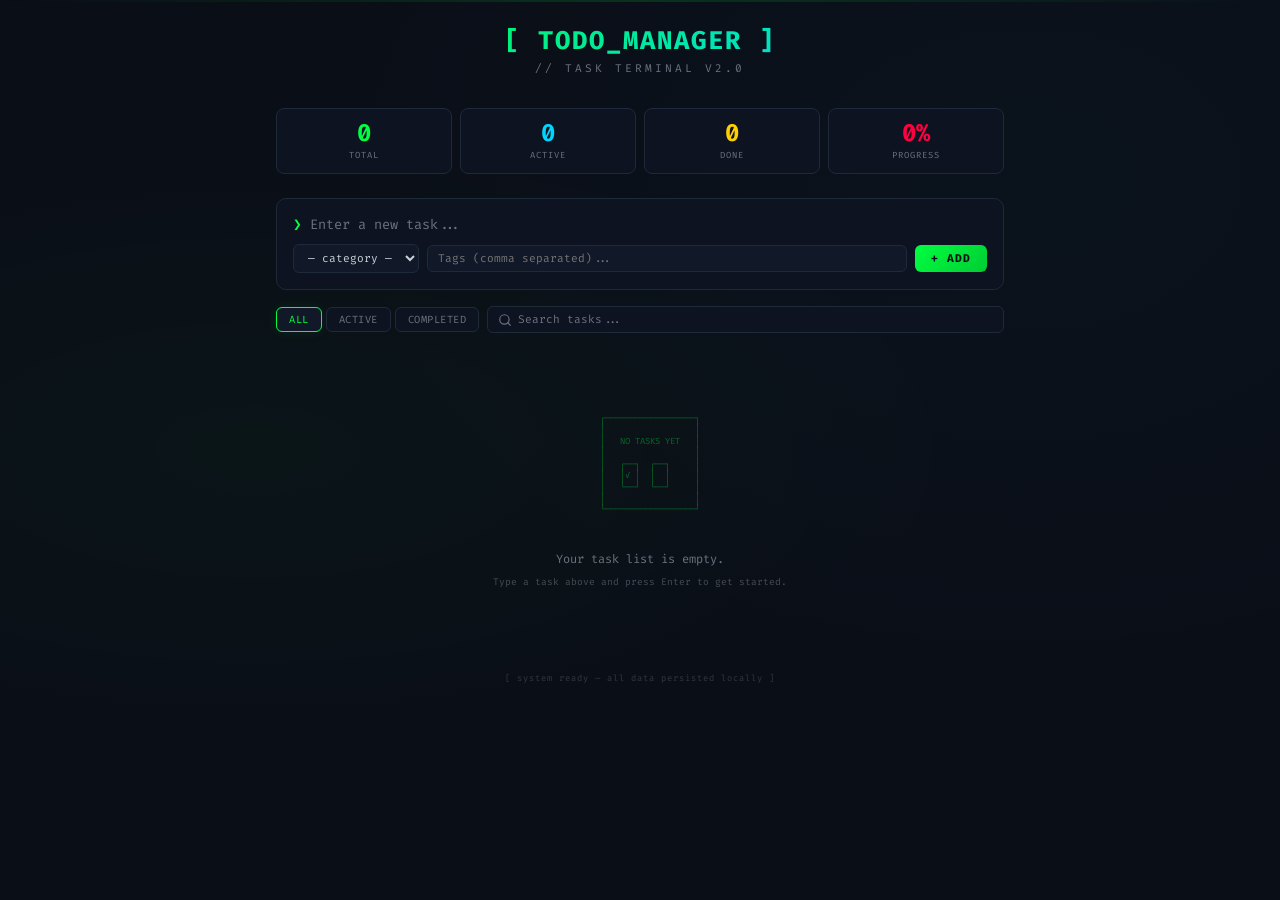
<file: projetos/todo/index.html>
<!DOCTYPE html>
<html lang="en">
<head>
<meta charset="UTF-8">
<meta name="viewport" content="width=device-width, initial-scale=1.0">
<title>[ TODO_MANAGER ] :: Task Terminal</title>
<link href="https://fonts.googleapis.com/css2?family=Fira+Code:wght@300;400;500;600;700&display=swap" rel="stylesheet">
<style>
*,*::before,*::after{box-sizing:border-box;margin:0;padding:0}
:root{
  --bg:#0a0e17;--surface:#0d1321;--surface2:#111827;--surface3:#151d2e;
  --border:#1e2a3a;--border-glow:#00ff4133;
  --green:#00ff41;--cyan:#00d4ff;--red:#ff0040;--yellow:#ffd000;--magenta:#ff00ff;--orange:#ff8c00;
  --text:#c9d1d9;--text-dim:#6b7280;--text-bright:#e6edf3;
}
html{font-size:16px}
body{
  font-family:'Fira Code',monospace;background:var(--bg);color:var(--text);
  min-height:100vh;overflow-x:hidden;
  background-image:
    radial-gradient(ellipse at 20% 50%,#00ff4108 0%,transparent 50%),
    radial-gradient(ellipse at 80% 20%,#00d4ff06 0%,transparent 50%);
}
::selection{background:var(--green);color:var(--bg)}
::-webkit-scrollbar{width:6px}
::-webkit-scrollbar-track{background:var(--surface)}
::-webkit-scrollbar-thumb{background:var(--border);border-radius:3px}
::-webkit-scrollbar-thumb:hover{background:var(--green)}

/* ── LAYOUT ── */
.app{max-width:760px;margin:0 auto;padding:24px 16px 80px}

/* ── HEADER ── */
.header{text-align:center;margin-bottom:32px;position:relative}
.header h1{
  font-size:1.6rem;font-weight:700;letter-spacing:2px;
  background:linear-gradient(135deg,var(--green),var(--cyan));
  -webkit-background-clip:text;-webkit-text-fill-color:transparent;
  margin-bottom:4px;
}
.header .subtitle{font-size:.7rem;color:var(--text-dim);letter-spacing:3px;text-transform:uppercase}
.scanline{
  position:fixed;top:0;left:0;width:100%;height:2px;z-index:9999;pointer-events:none;
  background:linear-gradient(90deg,transparent,var(--green),transparent);
  animation:scanline 4s linear infinite;opacity:.15;
}
@keyframes scanline{0%{top:0}100%{top:100vh}}

/* ── STATS ── */
.stats{
  display:grid;grid-template-columns:repeat(4,1fr);gap:8px;margin-bottom:24px;
}
.stat-card{
  background:var(--surface);border:1px solid var(--border);border-radius:8px;
  padding:12px 8px;text-align:center;transition:all .3s;position:relative;overflow:hidden;
}
.stat-card::before{
  content:'';position:absolute;top:0;left:0;right:0;height:2px;
  background:linear-gradient(90deg,transparent,var(--green),transparent);opacity:0;
  transition:opacity .3s;
}
.stat-card:hover::before{opacity:1}
.stat-card:hover{border-color:var(--green);box-shadow:0 0 20px #00ff4110}
.stat-number{font-size:1.5rem;font-weight:700;color:var(--green);line-height:1}
.stat-label{font-size:.55rem;color:var(--text-dim);text-transform:uppercase;letter-spacing:1px;margin-top:4px}
.stat-card.cyan .stat-number{color:var(--cyan)}
.stat-card.yellow .stat-number{color:var(--yellow)}
.stat-card.red .stat-number{color:var(--red)}

/* ── INPUT AREA ── */
.input-area{
  background:var(--surface);border:1px solid var(--border);border-radius:10px;
  padding:16px;margin-bottom:16px;transition:border-color .3s,box-shadow .3s;
}
.input-area:focus-within{border-color:var(--green);box-shadow:0 0 25px #00ff4115}
.input-row{display:flex;align-items:center;gap:8px}
.prompt{color:var(--green);font-weight:700;font-size:.9rem;flex-shrink:0;user-select:none}
.task-input{
  flex:1;background:transparent;border:none;outline:none;
  color:var(--text-bright);font-family:inherit;font-size:.85rem;
  caret-color:var(--green);
}
.task-input::placeholder{color:var(--text-dim)}
.input-meta{display:flex;gap:8px;margin-top:10px;flex-wrap:wrap;align-items:center}
.meta-select,.tag-input{
  background:var(--surface2);border:1px solid var(--border);border-radius:6px;
  color:var(--text);font-family:inherit;font-size:.7rem;padding:5px 10px;
  outline:none;transition:border-color .3s;
}
.meta-select:focus,.tag-input:focus{border-color:var(--cyan)}
.meta-select option{background:var(--surface2)}
.tag-input{flex:1;min-width:120px}
.add-btn{
  background:linear-gradient(135deg,var(--green),#00cc33);color:var(--bg);
  border:none;border-radius:6px;padding:6px 16px;font-family:inherit;font-size:.7rem;
  font-weight:700;cursor:pointer;transition:all .3s;letter-spacing:1px;
  text-transform:uppercase;margin-left:auto;
}
.add-btn:hover{box-shadow:0 0 20px #00ff4140;transform:translateY(-1px)}
.add-btn:active{transform:scale(.96)}

/* ── TOOLBAR ── */
.toolbar{
  display:flex;gap:8px;margin-bottom:20px;flex-wrap:wrap;align-items:center;
}
.filter-group{display:flex;gap:4px;flex-wrap:wrap}
.filter-btn{
  background:var(--surface);border:1px solid var(--border);border-radius:6px;
  color:var(--text-dim);font-family:inherit;font-size:.65rem;padding:5px 12px;
  cursor:pointer;transition:all .3s;text-transform:uppercase;letter-spacing:.5px;
}
.filter-btn.active{color:var(--green);border-color:var(--green);background:var(--surface2);box-shadow:0 0 12px #00ff4115}
.filter-btn:hover:not(.active){border-color:var(--text-dim);color:var(--text)}
.search-box{
  flex:1;min-width:160px;display:flex;align-items:center;gap:6px;
  background:var(--surface);border:1px solid var(--border);border-radius:6px;
  padding:5px 10px;transition:border-color .3s;
}
.search-box:focus-within{border-color:var(--cyan)}
.search-box svg{width:14px;height:14px;stroke:var(--text-dim);flex-shrink:0}
.search-input{
  flex:1;background:transparent;border:none;outline:none;
  color:var(--text);font-family:inherit;font-size:.7rem;
}
.search-input::placeholder{color:var(--text-dim)}

/* ── TASK LIST ── */
.task-list{display:flex;flex-direction:column;gap:8px}

.task-item{
  background:var(--surface);border:1px solid var(--border);border-radius:10px;
  padding:14px 16px;display:flex;align-items:flex-start;gap:12px;
  transition:all .3s;cursor:grab;position:relative;overflow:hidden;
  animation:taskIn .4s cubic-bezier(.16,1,.3,1) both;
}
@keyframes taskIn{from{opacity:0;transform:translateY(12px) scale(.97)}}
.task-item:hover{border-color:#2a3a4a;box-shadow:0 2px 20px #00000030}
.task-item.dragging{opacity:.4;border-color:var(--green);box-shadow:0 0 30px #00ff4120}
.task-item.drag-over{border-color:var(--cyan);box-shadow:0 0 20px #00d4ff20;transform:scale(1.01)}
.task-item.completed .task-text{text-decoration:line-through;color:var(--text-dim)}
.task-item.completed{opacity:.6}
.task-item.removing{animation:taskOut .35s cubic-bezier(.7,0,.84,0) forwards}
@keyframes taskOut{to{opacity:0;transform:translateX(40px) scale(.95);max-height:0;padding:0;margin:0;border:0}}

.checkbox{
  width:20px;height:20px;border:2px solid var(--border);border-radius:50%;
  flex-shrink:0;cursor:pointer;display:flex;align-items:center;justify-content:center;
  transition:all .3s;margin-top:1px;
}
.checkbox:hover{border-color:var(--green)}
.checkbox.checked{border-color:var(--green);background:var(--green)}
.checkbox.checked svg{opacity:1}
.checkbox svg{width:12px;height:12px;stroke:var(--bg);stroke-width:3;opacity:0;transition:opacity .2s}

.task-content{flex:1;min-width:0}
.task-text{font-size:.8rem;color:var(--text-bright);word-break:break-word;line-height:1.5}
.task-meta{display:flex;gap:6px;margin-top:6px;flex-wrap:wrap;align-items:center}
.tag-badge{
  font-size:.55rem;padding:2px 8px;border-radius:4px;
  letter-spacing:.5px;text-transform:uppercase;font-weight:500;
}
.category-badge{
  font-size:.55rem;padding:2px 8px;border-radius:4px;
  background:#1e2a3a;color:var(--cyan);border:1px solid #1e3a4a;
}
.task-date{font-size:.55rem;color:var(--text-dim)}

.task-actions{display:flex;gap:4px;flex-shrink:0;opacity:0;transition:opacity .2s}
.task-item:hover .task-actions{opacity:1}
.action-btn{
  width:28px;height:28px;border:1px solid transparent;border-radius:6px;
  background:transparent;cursor:pointer;display:flex;align-items:center;justify-content:center;
  transition:all .2s;
}
.action-btn svg{width:14px;height:14px}
.action-btn.edit-btn:hover{border-color:var(--cyan);background:#00d4ff10}
.action-btn.edit-btn svg{stroke:var(--cyan)}
.action-btn.delete-btn:hover{border-color:var(--red);background:#ff004010}
.action-btn.delete-btn svg{stroke:var(--red)}

/* ── EDIT MODE ── */
.edit-input{
  width:100%;background:var(--surface2);border:1px solid var(--cyan);border-radius:6px;
  color:var(--text-bright);font-family:inherit;font-size:.8rem;padding:6px 10px;
  outline:none;caret-color:var(--cyan);
}
.edit-tags-input{
  width:100%;background:var(--surface2);border:1px solid var(--border);border-radius:6px;
  color:var(--text);font-family:inherit;font-size:.7rem;padding:4px 8px;
  outline:none;margin-top:6px;
}

/* ── EMPTY STATE ── */
.empty-state{
  text-align:center;padding:60px 20px;color:var(--text-dim);
  animation:fadeIn .6s;
}
@keyframes fadeIn{from{opacity:0}}
.ascii-art{
  font-size:.55rem;line-height:1.3;color:var(--green);opacity:.35;
  white-space:pre;margin-bottom:16px;display:inline-block;
}
.empty-state p{font-size:.75rem;margin-top:8px}
.empty-hint{font-size:.6rem!important;color:var(--text-dim);opacity:.6}

/* ── DELETE CONFIRM OVERLAY ── */
.confirm-overlay{
  position:fixed;inset:0;background:rgba(0,0,0,.75);z-index:1000;
  display:flex;align-items:center;justify-content:center;
  animation:fadeIn .2s;backdrop-filter:blur(4px);
}
.confirm-box{
  background:var(--surface);border:1px solid var(--red);border-radius:12px;
  padding:28px 32px;text-align:center;max-width:380px;width:90%;
  animation:glitchIn .4s;position:relative;
}
@keyframes glitchIn{
  0%{transform:scale(.8);opacity:0;filter:hue-rotate(90deg)}
  30%{transform:scale(1.05) skewX(-2deg);filter:hue-rotate(0deg)}
  50%{transform:scale(.98) skewX(1deg)}
  100%{transform:scale(1) skewX(0)}
}
.confirm-box::before{
  content:'';position:absolute;inset:-1px;border-radius:12px;
  background:linear-gradient(135deg,var(--red),transparent,var(--red));
  z-index:-1;opacity:.3;animation:glitchBorder 2s infinite;
}
@keyframes glitchBorder{
  0%,100%{opacity:.3}
  50%{opacity:.6}
  25%,75%{transform:translate(1px,-1px)}
}
.confirm-icon{font-size:2rem;margin-bottom:12px;animation:pulse 1.5s infinite}
@keyframes pulse{0%,100%{opacity:1}50%{opacity:.5}}
.confirm-title{font-size:.9rem;color:var(--red);font-weight:700;margin-bottom:8px;letter-spacing:1px}
.confirm-text{font-size:.7rem;color:var(--text-dim);margin-bottom:20px;line-height:1.5}
.confirm-btns{display:flex;gap:10px;justify-content:center}
.confirm-btn{
  font-family:inherit;font-size:.7rem;padding:8px 24px;border-radius:6px;
  cursor:pointer;font-weight:600;letter-spacing:.5px;transition:all .2s;
  text-transform:uppercase;
}
.btn-cancel{background:var(--surface2);border:1px solid var(--border);color:var(--text)}
.btn-cancel:hover{border-color:var(--text-dim)}
.btn-delete{background:var(--red);border:1px solid var(--red);color:#fff}
.btn-delete:hover{box-shadow:0 0 20px #ff004040;transform:translateY(-1px)}

/* ── RESPONSIVE ── */
@media(max-width:600px){
  .stats{grid-template-columns:repeat(2,1fr)}
  .header h1{font-size:1.2rem}
  .task-actions{opacity:1}
  .app{padding:16px 10px 80px}
}
@media(max-width:400px){
  .stats{grid-template-columns:1fr 1fr}
  .input-meta{flex-direction:column}
  .add-btn{width:100%}
}

/* ── TAG COLORS ── */
.tag-work{background:#1a1a3e;color:#818cf8;border:1px solid #2e2e5e}
.tag-personal{background:#1a3a2a;color:#34d399;border:1px solid #1e4a3a}
.tag-urgent{background:#3a1a1a;color:#f87171;border:1px solid #4a1e1e}
.tag-idea{background:#3a2a1a;color:#fbbf24;border:1px solid #4a3a1e}
.tag-bug{background:#3a1a2a;color:#fb7185;border:1px solid #4a1e3a}
.tag-feature{background:#1a2a3a;color:#38bdf8;border:1px solid #1e3a5a}
.tag-default{background:#1e2a3a;color:#94a3b8;border:1px solid #2a3a4a}

/* ── FOOTER ── */
.footer{
  text-align:center;padding:24px;font-size:.55rem;color:var(--text-dim);
  letter-spacing:1px;opacity:.4;
}
</style>
</head>
<body>
<div class="scanline"></div>
<div class="app">
  <!-- HEADER -->
  <header class="header">
    <h1>[ TODO_MANAGER ]</h1>
    <div class="subtitle">// task terminal v2.0</div>
  </header>

  <!-- STATS -->
  <div class="stats">
    <div class="stat-card">
      <div class="stat-number" id="statTotal">0</div>
      <div class="stat-label">Total</div>
    </div>
    <div class="stat-card cyan">
      <div class="stat-number" id="statActive">0</div>
      <div class="stat-label">Active</div>
    </div>
    <div class="stat-card yellow">
      <div class="stat-number" id="statDone">0</div>
      <div class="stat-label">Done</div>
    </div>
    <div class="stat-card red">
      <div class="stat-number" id="statPercent">0%</div>
      <div class="stat-label">Progress</div>
    </div>
  </div>

  <!-- INPUT -->
  <div class="input-area">
    <div class="input-row">
      <span class="prompt">❯</span>
      <input class="task-input" id="taskInput" type="text" placeholder="Enter a new task..." autocomplete="off">
    </div>
    <div class="input-meta">
      <select class="meta-select" id="categorySelect">
        <option value="">— category —</option>
        <option value="work">💼 Work</option>
        <option value="personal">🏠 Personal</option>
        <option value="urgent">🔥 Urgent</option>
        <option value="idea">💡 Idea</option>
        <option value="bug">🐛 Bug</option>
        <option value="feature">✨ Feature</option>
      </select>
      <input class="tag-input" id="tagInput" type="text" placeholder="Tags (comma separated)..." autocomplete="off">
      <button class="add-btn" id="addBtn">+ Add</button>
    </div>
  </div>

  <!-- TOOLBAR -->
  <div class="toolbar">
    <div class="filter-group">
      <button class="filter-btn active" data-filter="all">All</button>
      <button class="filter-btn" data-filter="active">Active</button>
      <button class="filter-btn" data-filter="completed">Completed</button>
    </div>
    <div class="search-box">
      <svg viewBox="0 0 24 24" fill="none" stroke-width="2" stroke-linecap="round"><circle cx="11" cy="11" r="8"/><line x1="21" y1="21" x2="16.65" y2="16.65"/></svg>
      <input class="search-input" id="searchInput" type="text" placeholder="Search tasks...">
    </div>
  </div>

  <!-- TASK LIST -->
  <div class="task-list" id="taskList"></div>

  <div class="footer">[ system ready — all data persisted locally ]</div>
</div>

<!-- DELETE CONFIRMATION (hidden) -->
<div class="confirm-overlay" id="confirmOverlay" style="display:none">
  <div class="confirm-box">
    <div class="confirm-icon">⚠</div>
    <div class="confirm-title">CONFIRM DELETION</div>
    <div class="confirm-text" id="confirmText">This action cannot be undone. The task will be permanently removed.</div>
    <div class="confirm-btns">
      <button class="confirm-btn btn-cancel" id="cancelDelete">Cancel</button>
      <button class="confirm-btn btn-delete" id="confirmDelete">Delete</button>
    </div>
  </div>
</div>

<script>
(() => {
  /* ── STATE ── */
  const STORAGE_KEY = 'todo_manager_tasks_v2';
  let tasks = JSON.parse(localStorage.getItem(STORAGE_KEY) || '[]');
  let currentFilter = 'all';
  let searchQuery = '';
  let deleteTargetId = null;
  let dragSrcId = null;

  /* ── DOM ── */
  const $ = s => document.querySelector(s);
  const taskInput   = $('#taskInput');
  const categorySel = $('#categorySelect');
  const tagInput    = $('#tagInput');
  const addBtn      = $('#addBtn');
  const taskList    = $('#taskList');
  const searchInput = $('#searchInput');
  const overlay     = $('#confirmOverlay');

  /* ── HELPERS ── */
  const uid = () => Date.now().toString(36) + Math.random().toString(36).slice(2, 7);
  const save = () => localStorage.setItem(STORAGE_KEY, JSON.stringify(tasks));
  const escHTML = s => s.replace(/&/g,'&amp;').replace(/</g,'&lt;').replace(/>/g,'&gt;').replace(/"/g,'&quot;');

  const TAG_CLASSES = {work:'tag-work',personal:'tag-personal',urgent:'tag-urgent',idea:'tag-idea',bug:'tag-bug',feature:'tag-feature'};
  const tagClass = t => TAG_CLASSES[t.toLowerCase()] || 'tag-default';

  const CAT_LABELS = {work:'💼 Work',personal:'🏠 Personal',urgent:'🔥 Urgent',idea:'💡 Idea',bug:'🐛 Bug',feature:'✨ Feature'};

  function formatDate(ts) {
    const d = new Date(ts);
    const pad = n => String(n).padStart(2,'0');
    return `${d.getFullYear()}-${pad(d.getMonth()+1)}-${pad(d.getDate())} ${pad(d.getHours())}:${pad(d.getMinutes())}`;
  }

  /* ── STATS ── */
  function updateStats() {
    const total = tasks.length;
    const done = tasks.filter(t => t.completed).length;
    const active = total - done;
    const pct = total ? Math.round((done / total) * 100) : 0;
    $('#statTotal').textContent = total;
    $('#statActive').textContent = active;
    $('#statDone').textContent = done;
    $('#statPercent').textContent = pct + '%';
  }

  /* ── RENDER ── */
  function getFilteredTasks() {
    let list = tasks;
    if (currentFilter === 'active')    list = list.filter(t => !t.completed);
    if (currentFilter === 'completed') list = list.filter(t => t.completed);
    if (searchQuery) {
      const q = searchQuery.toLowerCase();
      list = list.filter(t =>
        t.text.toLowerCase().includes(q) ||
        (t.category && t.category.toLowerCase().includes(q)) ||
        t.tags.some(tag => tag.toLowerCase().includes(q))
      );
    }
    return list;
  }

  function renderTasks() {
    updateStats();
    const filtered = getFilteredTasks();

    if (filtered.length === 0) {
      const isSearch = searchQuery || currentFilter !== 'all';
      taskList.innerHTML = `
        <div class="empty-state">
          <div class="ascii-art">${isSearch ? 
`   ___________
  /  _______  \\
 /  /       \\  \\
|  |  EMPTY  |  |
|  |  QUERY  |  |
 \\  \\_______/  /
  \\___________/` :
`    ┌──────────────────┐
    │                  │
    │   NO TASKS YET   │
    │                  │
    │   ┌──┐  ┌──┐     │
    │   │✓ │  │  │     │
    │   └──┘  └──┘     │
    │                  │
    └──────────────────┘`}
          </div>
          <p>${isSearch ? 'No tasks match your search.' : 'Your task list is empty.'}</p>
          <p class="empty-hint">${isSearch ? 'Try adjusting your filters.' : 'Type a task above and press Enter to get started.'}</p>
        </div>`;
      return;
    }

    taskList.innerHTML = filtered.map((task, idx) => {
      const checkedClass = task.completed ? 'checked' : '';
      const completedClass = task.completed ? 'completed' : '';
      const tagsHTML = task.tags.map(t => `<span class="tag-badge ${tagClass(t)}">${escHTML(t)}</span>`).join('');
      const catHTML = task.category ? `<span class="category-badge">${CAT_LABELS[task.category] || escHTML(task.category)}</span>` : '';

      return `
        <div class="task-item ${completedClass}" data-id="${task.id}" draggable="true" style="animation-delay:${idx * 0.04}s">
          <div class="checkbox ${checkedClass}" data-action="toggle" data-id="${task.id}">
            <svg viewBox="0 0 24 24" fill="none" stroke-linecap="round" stroke-linejoin="round"><polyline points="20 6 9 17 4 12"/></svg>
          </div>
          <div class="task-content">
            <div class="task-text">${escHTML(task.text)}</div>
            <div class="task-meta">
              ${catHTML}${tagsHTML}
              <span class="task-date">${formatDate(task.created)}</span>
            </div>
          </div>
          <div class="task-actions">
            <button class="action-btn edit-btn" data-action="edit" data-id="${task.id}" title="Edit">
              <svg viewBox="0 0 24 24" fill="none" stroke-width="2" stroke-linecap="round" stroke-linejoin="round"><path d="M11 4H4a2 2 0 0 0-2 2v14a2 2 0 0 0 2 2h14a2 2 0 0 0 2-2v-7"/><path d="M18.5 2.5a2.121 2.121 0 0 1 3 3L12 15l-4 1 1-4 9.5-9.5z"/></svg>
            </button>
            <button class="action-btn delete-btn" data-action="delete" data-id="${task.id}" title="Delete">
              <svg viewBox="0 0 24 24" fill="none" stroke-width="2" stroke-linecap="round" stroke-linejoin="round"><polyline points="3 6 5 6 21 6"/><path d="M19 6v14a2 2 0 0 1-2 2H7a2 2 0 0 1-2-2V6m3 0V4a2 2 0 0 1 2-2h4a2 2 0 0 1 2 2v2"/></svg>
            </button>
          </div>
        </div>`;
    }).join('');

    bindDragEvents();
  }

  /* ── ADD TASK ── */
  function addTask() {
    const text = taskInput.value.trim();
    if (!text) { taskInput.focus(); return; }

    const category = categorySel.value;
    const tags = tagInput.value.split(',').map(t => t.trim()).filter(Boolean);

    tasks.unshift({
      id: uid(),
      text,
      completed: false,
      category,
      tags,
      created: Date.now()
    });
    save();
    taskInput.value = '';
    tagInput.value = '';
    categorySel.value = '';
    taskInput.focus();
    renderTasks();
  }

  addBtn.addEventListener('click', addTask);
  taskInput.addEventListener('keydown', e => { if (e.key === 'Enter') addTask(); });

  /* ── TASK ACTIONS (delegation) ── */
  taskList.addEventListener('click', e => {
    const actionEl = e.target.closest('[data-action]');
    if (!actionEl) return;
    const action = actionEl.dataset.action;
    const id = actionEl.dataset.id;

    if (action === 'toggle') {
      const t = tasks.find(t => t.id === id);
      if (t) { t.completed = !t.completed; save(); renderTasks(); }
    }
    if (action === 'delete') {
      deleteTargetId = id;
      const t = tasks.find(t => t.id === id);
      $('#confirmText').textContent = `"${t ? t.text.slice(0, 60) : ''}..." will be permanently removed.`;
      overlay.style.display = 'flex';
    }
    if (action === 'edit') {
      startEdit(id);
    }
  });

  /* ── EDIT ── */
  function startEdit(id) {
    const task = tasks.find(t => t.id === id);
    if (!task) return;
    const el = taskList.querySelector(`[data-id="${id}"]`);
    if (!el) return;
    const contentEl = el.querySelector('.task-content');
    const oldText = task.text;
    const oldTags = task.tags.join(', ');

    contentEl.innerHTML = `
      <input class="edit-input" value="${escHTML(oldText)}" autofocus>
      <input class="edit-tags-input" value="${escHTML(oldTags)}" placeholder="Tags (comma separated)">
    `;
    const editInput = contentEl.querySelector('.edit-input');
    const editTags = contentEl.querySelector('.edit-tags-input');
    editInput.focus();
    editInput.setSelectionRange(editInput.value.length, editInput.value.length);

    function commitEdit() {
      const newText = editInput.value.trim();
      if (newText) {
        task.text = newText;
        task.tags = editTags.value.split(',').map(t => t.trim()).filter(Boolean);
        save();
      }
      renderTasks();
    }
    function cancelEdit() { renderTasks(); }

    editInput.addEventListener('keydown', e => {
      if (e.key === 'Enter') { e.preventDefault(); commitEdit(); }
      if (e.key === 'Escape') cancelEdit();
    });
    editTags.addEventListener('keydown', e => {
      if (e.key === 'Enter') { e.preventDefault(); commitEdit(); }
      if (e.key === 'Escape') cancelEdit();
    });
    editInput.addEventListener('blur', e => {
      if (e.relatedTarget === editTags) return;
      setTimeout(commitEdit, 150);
    });
    editTags.addEventListener('blur', () => setTimeout(commitEdit, 150));
  }

  /* ── DELETE CONFIRM ── */
  $('#cancelDelete').addEventListener('click', () => { overlay.style.display = 'none'; deleteTargetId = null; });
  $('#confirmDelete').addEventListener('click', () => {
    if (deleteTargetId) {
      const el = taskList.querySelector(`[data-id="${deleteTargetId}"]`);
      if (el) {
        el.classList.add('removing');
        setTimeout(() => {
          tasks = tasks.filter(t => t.id !== deleteTargetId);
          save();
          deleteTargetId = null;
          renderTasks();
        }, 350);
      } else {
        tasks = tasks.filter(t => t.id !== deleteTargetId);
        save();
        deleteTargetId = null;
        renderTasks();
      }
    }
    overlay.style.display = 'none';
  });
  overlay.addEventListener('click', e => { if (e.target === overlay) { overlay.style.display = 'none'; deleteTargetId = null; } });

  /* ── FILTERS ── */
  document.querySelectorAll('.filter-btn').forEach(btn => {
    btn.addEventListener('click', () => {
      document.querySelectorAll('.filter-btn').forEach(b => b.classList.remove('active'));
      btn.classList.add('active');
      currentFilter = btn.dataset.filter;
      renderTasks();
    });
  });

  /* ── SEARCH ── */
  searchInput.addEventListener('input', () => {
    searchQuery = searchInput.value.trim();
    renderTasks();
  });

  /* ── DRAG & DROP ── */
  function bindDragEvents() {
    taskList.querySelectorAll('.task-item').forEach(item => {
      item.addEventListener('dragstart', onDragStart);
      item.addEventListener('dragend', onDragEnd);
      item.addEventListener('dragover', onDragOver);
      item.addEventListener('dragenter', onDragEnter);
      item.addEventListener('dragleave', onDragLeave);
      item.addEventListener('drop', onDrop);
    });
  }

  function onDragStart(e) {
    dragSrcId = this.dataset.id;
    this.classList.add('dragging');
    e.dataTransfer.effectAllowed = 'move';
    e.dataTransfer.setData('text/plain', this.dataset.id);
  }
  function onDragEnd() {
    this.classList.remove('dragging');
    taskList.querySelectorAll('.task-item').forEach(el => el.classList.remove('drag-over'));
  }
  function onDragOver(e) { e.preventDefault(); e.dataTransfer.dropEffect = 'move'; }
  function onDragEnter(e) {
    e.preventDefault();
    if (this.dataset.id !== dragSrcId) this.classList.add('drag-over');
  }
  function onDragLeave() { this.classList.remove('drag-over'); }
  function onDrop(e) {
    e.preventDefault();
    this.classList.remove('drag-over');
    const targetId = this.dataset.id;
    if (dragSrcId === targetId) return;

    const srcIdx = tasks.findIndex(t => t.id === dragSrcId);
    const tgtIdx = tasks.findIndex(t => t.id === targetId);
    if (srcIdx === -1 || tgtIdx === -1) return;

    const [moved] = tasks.splice(srcIdx, 1);
    tasks.splice(tgtIdx, 0, moved);
    save();
    renderTasks();
  }

  /* ── KEYBOARD SHORTCUT ── */
  document.addEventListener('keydown', e => {
    if (e.key === '/' && document.activeElement.tagName !== 'INPUT' && document.activeElement.tagName !== 'TEXTAREA') {
      e.preventDefault();
      searchInput.focus();
    }
    if (e.key === 'Escape') {
      if (overlay.style.display === 'flex') {
        overlay.style.display = 'none';
        deleteTargetId = null;
      }
    }
  });

  /* ── INIT ── */
  renderTasks();
})();
</script>
</body>
</html>
</file>
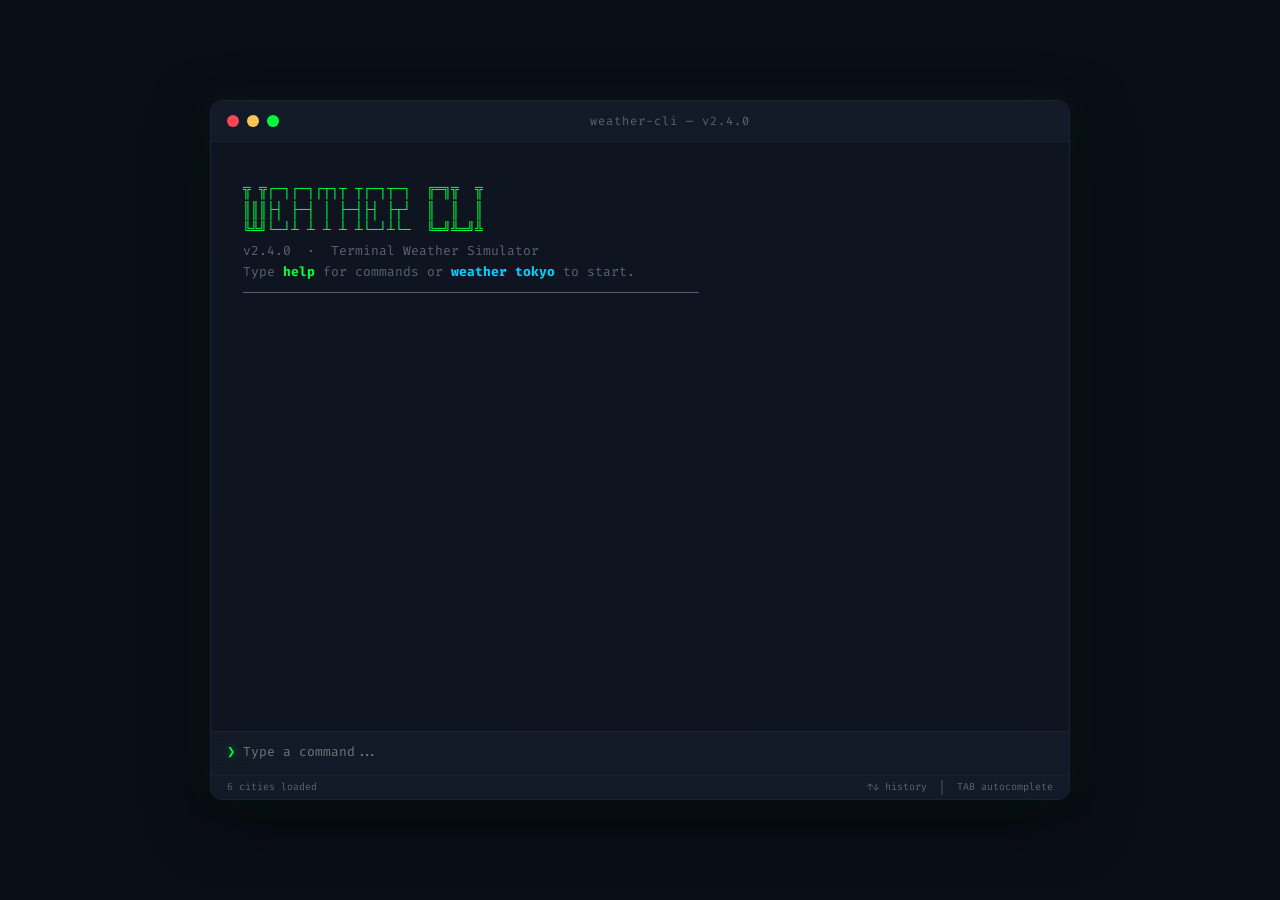
<file: projetos/weather/index.html>
<!DOCTYPE html>
<html lang="en">
<head>
<meta charset="UTF-8">
<meta name="viewport" content="width=device-width, initial-scale=1.0">
<title>Weather CLI — Terminal Simulator</title>
<link rel="preconnect" href="https://fonts.googleapis.com">
<link rel="preconnect" href="https://fonts.gstatic.com" crossorigin>
<link href="https://fonts.googleapis.com/css2?family=Fira+Code:wght@300;400;500;600;700&display=swap" rel="stylesheet">
<style>
  *, *::before, *::after { margin: 0; padding: 0; box-sizing: border-box; }

  :root {
    --bg: #0a0e17;
    --bg-surface: #0f1520;
    --bg-card: #131a28;
    --green: #00ff41;
    --cyan: #00d4ff;
    --text: #c5cdd8;
    --text-dim: #5a6577;
    --red: #ff4757;
    --orange: #ff9f43;
    --yellow: #feca57;
    --blue: #54a0ff;
    --purple: #a864fd;
    --border: #1a2236;
  }

  html, body {
    height: 100%;
    background: var(--bg);
    font-family: 'Fira Code', monospace;
    color: var(--text);
    overflow: hidden;
  }

  body {
    display: flex;
    flex-direction: column;
    align-items: center;
    justify-content: center;
    padding: 16px;
  }

  /* ── Terminal Window ── */
  .terminal-window {
    width: 100%;
    max-width: 860px;
    height: 90vh;
    max-height: 700px;
    background: var(--bg-surface);
    border: 1px solid var(--border);
    border-radius: 12px;
    display: flex;
    flex-direction: column;
    box-shadow:
      0 0 40px rgba(0,255,65,.06),
      0 20px 60px rgba(0,0,0,.5);
    overflow: hidden;
    position: relative;
  }

  /* Title bar */
  .title-bar {
    display: flex;
    align-items: center;
    gap: 8px;
    padding: 12px 16px;
    background: var(--bg-card);
    border-bottom: 1px solid var(--border);
    user-select: none;
    flex-shrink: 0;
  }
  .title-bar .dot { width: 12px; height: 12px; border-radius: 50%; }
  .dot.r { background: var(--red); }
  .dot.y { background: var(--yellow); }
  .dot.g { background: var(--green); }
  .title-bar .title {
    flex: 1;
    text-align: center;
    font-size: 12px;
    color: var(--text-dim);
    letter-spacing: 1px;
  }

  /* Scrollable output */
  .terminal-body {
    flex: 1;
    overflow-y: auto;
    padding: 16px;
    scroll-behavior: smooth;
  }
  .terminal-body::-webkit-scrollbar { width: 6px; }
  .terminal-body::-webkit-scrollbar-track { background: transparent; }
  .terminal-body::-webkit-scrollbar-thumb { background: var(--border); border-radius: 3px; }

  /* Output lines */
  .output-line { white-space: pre-wrap; word-break: break-word; font-size: 13px; line-height: 1.6; }
  .output-line.cmd { color: var(--green); }

  /* Input area */
  .input-area {
    display: flex;
    align-items: center;
    padding: 10px 16px 14px;
    border-top: 1px solid var(--border);
    background: var(--bg-card);
    flex-shrink: 0;
  }
  .prompt-symbol {
    color: var(--green);
    font-weight: 600;
    margin-right: 8px;
    font-size: 14px;
    text-shadow: 0 0 8px rgba(0,255,65,.5);
  }
  .input-wrapper {
    flex: 1;
    position: relative;
    display: flex;
    align-items: center;
  }
  #cmdInput {
    width: 100%;
    background: transparent;
    border: none;
    outline: none;
    color: var(--text);
    font-family: 'Fira Code', monospace;
    font-size: 13px;
    caret-color: var(--green);
  }

  /* ── Colours helper classes ── */
  .c-green  { color: var(--green); }
  .c-cyan   { color: var(--cyan); }
  .c-red    { color: var(--red); }
  .c-orange { color: var(--orange); }
  .c-yellow { color: var(--yellow); }
  .c-blue   { color: var(--blue); }
  .c-purple { color: var(--purple); }
  .c-dim    { color: var(--text-dim); }
  .c-white  { color: #fff; }
  .bold     { font-weight: 700; }

  /* Status bar */
  .status-bar {
    display: flex;
    justify-content: space-between;
    padding: 4px 16px 6px;
    font-size: 10px;
    color: var(--text-dim);
    background: var(--bg-card);
    border-top: 1px solid var(--border);
    flex-shrink: 0;
    user-select: none;
  }

  /* ── Responsive ── */
  @media (max-width: 600px) {
    body { padding: 0; }
    .terminal-window { max-width: 100%; height: 100vh; max-height: 100vh; border-radius: 0; border: none; }
    .output-line, #cmdInput { font-size: 11px; }
  }

  /* Glow animation for intro */
  @keyframes glowPulse {
    0%, 100% { text-shadow: 0 0 6px rgba(0,255,65,.4); }
    50%      { text-shadow: 0 0 18px rgba(0,255,65,.8); }
  }
  .glow { animation: glowPulse 2s ease-in-out infinite; }

  /* Scanline overlay */
  .terminal-body::after {
    content: '';
    position: absolute;
    inset: 0;
    pointer-events: none;
    background: repeating-linear-gradient(
      0deg,
      transparent,
      transparent 2px,
      rgba(0,0,0,.04) 2px,
      rgba(0,0,0,.04) 4px
    );
  }
</style>
</head>
<body>

<div class="terminal-window">
  <div class="title-bar">
    <span class="dot r"></span>
    <span class="dot y"></span>
    <span class="dot g"></span>
    <span class="title">weather-cli — v2.4.0</span>
  </div>

  <div class="terminal-body" id="output"></div>

  <div class="input-area">
    <span class="prompt-symbol">❯</span>
    <div class="input-wrapper">
      <input id="cmdInput" type="text" autofocus autocomplete="off" spellcheck="false" placeholder="Type a command...">
    </div>
  </div>

  <div class="status-bar">
    <span id="statusLeft">6 cities loaded</span>
    <span id="statusRight">↑↓ history &nbsp;│&nbsp; TAB autocomplete</span>
  </div>
</div>

<script>
// ─────────────────────────────────────────────
//  WEATHER CLI SIMULATOR
// ─────────────────────────────────────────────

const $ = s => document.querySelector(s);
const output = $('#output');
const input  = $('#cmdInput');

// ── City Data (base ranges per season-neutral sim) ──
const CITIES = {
  'sao paulo':      { display: 'São Paulo',      country: 'BR', tz: 'UTC-3',  tempBase: 24, tempRange: 10, humidity: 72, lat: -23.55, lon: -46.63 },
  'rio de janeiro': { display: 'Rio de Janeiro',  country: 'BR', tz: 'UTC-3',  tempBase: 28, tempRange: 8,  humidity: 78, lat: -22.91, lon: -43.17 },
  'new york':       { display: 'New York',        country: 'US', tz: 'UTC-5',  tempBase: 16, tempRange: 18, humidity: 62, lat: 40.71,  lon: -74.01 },
  'tokyo':          { display: 'Tokyo',           country: 'JP', tz: 'UTC+9',  tempBase: 18, tempRange: 16, humidity: 68, lat: 35.68,  lon: 139.69 },
  'london':         { display: 'London',          country: 'GB', tz: 'UTC+0',  tempBase: 12, tempRange: 12, humidity: 75, lat: 51.51,  lon: -0.13 },
  'paris':          { display: 'Paris',           country: 'FR', tz: 'UTC+1',  tempBase: 14, tempRange: 14, humidity: 70, lat: 48.86,  lon: 2.35 },
};

const CONDITIONS = [
  { name: 'Clear Sky',        icon: 'sun',         weight: 25 },
  { name: 'Partly Cloudy',    icon: 'partcloud',   weight: 25 },
  { name: 'Cloudy',           icon: 'cloud',       weight: 18 },
  { name: 'Overcast',         icon: 'cloud',       weight: 8  },
  { name: 'Light Rain',       icon: 'rain',        weight: 10 },
  { name: 'Heavy Rain',       icon: 'heavyrain',   weight: 5  },
  { name: 'Thunderstorm',     icon: 'thunder',     weight: 4  },
  { name: 'Snow',             icon: 'snow',        weight: 3  },
  { name: 'Fog',              icon: 'fog',         weight: 2  },
];

const WIND_DIRS = ['N','NNE','NE','ENE','E','ESE','SE','SSE','S','SSW','SW','WSW','W','WNW','NW','NNW'];

// ── ASCII Weather Icons ──
const ICONS = {
  sun: [
    '    \\   |   /   ',
    '     .---.      ',
    '  ‒ ( ☀   ) ‒  ',
    '     `---\'      ',
    '    /   |   \\   ',
  ],
  partcloud: [
    '   \\  |  /      ',
    '    .--.         ',
    ' ‒ (    ).       ',
    '    (____(__) .  ',
    '   (________)   ',
  ],
  cloud: [
    '                ',
    '      .--.      ',
    '   .-(    ).    ',
    '  (___.__)__)   ',
    '                ',
  ],
  rain: [
    '      .--.      ',
    '   .-(    ).    ',
    '  (___.__)__)   ',
    '   ‚ʻ‚ʻ‚ʻ‚ʻ    ',
    '   ‚ʻ‚ʻ‚ʻ      ',
  ],
  heavyrain: [
    '      .--.      ',
    '   .-(    ).    ',
    '  (___.__)__)   ',
    '  ‚ʻ‚ʻ‚ʻ‚ʻ‚ʻ   ',
    '  ‚ʻ‚ʻ‚ʻ‚ʻ‚ʻ   ',
  ],
  thunder: [
    '      .--.      ',
    '   .-(    ).    ',
    '  (___.__)__)   ',
    '    ⚡‚ʻ⚡‚ʻ     ',
    '   ‚ʻ‚ʻ‚ʻ      ',
  ],
  snow: [
    '      .--.      ',
    '   .-(    ).    ',
    '  (___.__)__)   ',
    '   *  *  *  *   ',
    '  *  *  *  *    ',
  ],
  fog: [
    '                ',
    '  _ - _ - _ -   ',
    '   _ - _ - _    ',
    '  _ - _ - _ -   ',
    '                ',
  ],
};

// ── Helpers ──
const rand = (min, max) => Math.random() * (max - min) + min;
const randInt = (min, max) => Math.floor(rand(min, max + 1));
const pick = arr => arr[randInt(0, arr.length - 1)];

function weightedPick(items) {
  const total = items.reduce((s, i) => s + i.weight, 0);
  let r = Math.random() * total;
  for (const item of items) { r -= item.weight; if (r <= 0) return item; }
  return items[0];
}

function tempColor(t) {
  if (t <= 0)  return 'c-blue';
  if (t <= 10) return 'c-cyan';
  if (t <= 20) return 'c-green';
  if (t <= 30) return 'c-yellow';
  if (t <= 35) return 'c-orange';
  return 'c-red';
}

function generateWeather(city) {
  const cond = weightedPick(CONDITIONS);
  const tempAdj = cond.name.includes('Snow') ? -12 : cond.name.includes('Rain') ? -3 : cond.name.includes('Clear') ? 3 : 0;
  const temp = Math.round(city.tempBase + rand(-city.tempRange / 2, city.tempRange / 2) + tempAdj);
  const feelsLike = temp + randInt(-3, 2);
  const humidity = Math.min(99, Math.max(20, city.humidity + randInt(-15, 15)));
  const windSpeed = randInt(2, 35);
  const windDir = pick(WIND_DIRS);
  const pressure = randInt(1005, 1030);
  const visibility = cond.name === 'Fog' ? rand(0.5, 3).toFixed(1) : rand(5, 20).toFixed(1);
  const uvIndex = cond.icon === 'sun' ? randInt(5, 11) : cond.icon === 'cloud' ? randInt(1, 4) : randInt(0, 3);
  const dewPoint = Math.round(temp - ((100 - humidity) / 5));

  return { cond, temp, feelsLike, humidity, windSpeed, windDir, pressure, visibility, uvIndex, dewPoint };
}

function generateForecast(city) {
  const days = [];
  const dayNames = [];
  const now = new Date();
  for (let i = 0; i < 5; i++) {
    const d = new Date(now);
    d.setDate(d.getDate() + i + 1);
    dayNames.push(d.toLocaleDateString('en-US', { weekday: 'short', month: 'short', day: 'numeric' }));
  }
  for (let i = 0; i < 5; i++) {
    const cond = weightedPick(CONDITIONS);
    const tempAdj = cond.name.includes('Snow') ? -12 : cond.name.includes('Rain') ? -3 : cond.name.includes('Clear') ? 3 : 0;
    const hi = Math.round(city.tempBase + rand(-city.tempRange / 2, city.tempRange / 2) + tempAdj);
    const lo = hi - randInt(4, 10);
    const precip = cond.icon === 'rain' || cond.icon === 'heavyrain' || cond.icon === 'thunder' ? randInt(40, 95) : cond.icon === 'snow' ? randInt(30, 80) : randInt(0, 25);
    days.push({ day: dayNames[i], hi, lo, cond, precip });
  }
  return days;
}

// ── Rendering ──
function span(text, cls = '') {
  const s = document.createElement('span');
  s.className = cls;
  s.textContent = text;
  return s;
}

function addLine(fragments) {
  // fragments: array of { text, cls } or a single string
  const line = document.createElement('div');
  line.className = 'output-line';
  if (typeof fragments === 'string') {
    line.textContent = fragments;
  } else {
    for (const f of fragments) {
      line.appendChild(span(f.text, f.cls || ''));
    }
  }
  output.appendChild(line);
}

function addHTML(html) {
  const line = document.createElement('div');
  line.className = 'output-line';
  line.innerHTML = html;
  output.appendChild(line);
}

function addBlank() { addLine(''); }

function scrollDown() {
  output.scrollTop = output.scrollHeight;
}

function resolveCity(name) {
  const key = name.toLowerCase().trim();
  // fuzzy match
  for (const k of Object.keys(CITIES)) {
    if (k === key || k.startsWith(key) || k.replace(/\s/g,'').startsWith(key.replace(/\s/g,''))) return CITIES[k];
  }
  return null;
}

// ── Command Handlers ──
function cmdWeather(args) {
  if (!args) {
    addHTML('<span class="c-red">✗ Usage:</span> <span class="c-cyan">weather [city]</span>');
    addHTML('<span class="c-dim">  Example: weather tokyo</span>');
    return;
  }
  const city = resolveCity(args);
  if (!city) {
    addHTML(`<span class="c-red">✗ City not found:</span> <span class="c-white">${args}</span>`);
    addHTML('<span class="c-dim">  Available cities: São Paulo, Rio de Janeiro, New York, Tokyo, London, Paris</span>');
    return;
  }

  const w = generateWeather(city);
  const icon = ICONS[w.cond.icon];
  const tc = tempColor(w.temp);
  const now = new Date();

  addBlank();
  addHTML(`<span class="c-cyan bold">╔══════════════════════════════════════════════════════════╗</span>`);
  addHTML(`<span class="c-cyan bold">║</span>  <span class="c-green bold glow">☁  WEATHER REPORT</span>                                       <span class="c-cyan bold">║</span>`);
  addHTML(`<span class="c-cyan bold">╠══════════════════════════════════════════════════════════╣</span>`);
  addHTML(`<span class="c-cyan bold">║</span>  <span class="c-white bold">📍 ${city.display}, ${city.country}</span><span class="c-dim">  (${city.lat.toFixed(2)}°, ${city.lon.toFixed(2)}°)</span>`);
  addHTML(`<span class="c-cyan bold">║</span>  <span class="c-dim">🕐 ${now.toLocaleDateString('en-US',{weekday:'long',month:'long',day:'numeric',year:'numeric'})}  ${city.tz}</span>`);
  addHTML(`<span class="c-cyan bold">╠══════════════════════════════════════════════════════════╣</span>`);

  // Icon + Temperature side by side
  for (let i = 0; i < icon.length; i++) {
    let right = '';
    if (i === 0) right = `<span class="c-dim">Condition:</span>  <span class="c-white bold">${w.cond.name}</span>`;
    if (i === 1) right = `<span class="c-dim">Temp:      </span> <span class="${tc} bold">${w.temp}°C</span>  <span class="c-dim">(${Math.round(w.temp*9/5+32)}°F)</span>`;
    if (i === 2) right = `<span class="c-dim">Feels Like:</span> <span class="${tempColor(w.feelsLike)}">${w.feelsLike}°C</span>`;
    if (i === 3) right = `<span class="c-dim">Humidity:  </span> <span class="c-blue">${w.humidity}%</span>`;
    if (i === 4) right = `<span class="c-dim">Dew Point: </span> <span class="c-cyan">${w.dewPoint}°C</span>`;
    addHTML(`<span class="c-cyan bold">║</span>  <span class="c-yellow">${icon[i]}</span>  │  ${right}`);
  }

  addHTML(`<span class="c-cyan bold">║</span>  ─────────────────────┼───────────────────────────────────`);
  addHTML(`<span class="c-cyan bold">║</span>  <span class="c-dim">Wind:        </span> <span class="c-white">${w.windSpeed} km/h ${w.windDir}</span>  │  <span class="c-dim">Pressure:</span>    <span class="c-white">${w.pressure} hPa</span>`);
  addHTML(`<span class="c-cyan bold">║</span>  <span class="c-dim">Visibility:  </span> <span class="c-white">${w.visibility} km</span>       │  <span class="c-dim">UV Index:</span>    <span class="${w.uvIndex>=8?'c-red':w.uvIndex>=5?'c-orange':'c-green'}">${w.uvIndex}</span>`);
  addHTML(`<span class="c-cyan bold">╚══════════════════════════════════════════════════════════╝</span>`);
  addBlank();
}

function cmdForecast(args) {
  if (!args) {
    addHTML('<span class="c-red">✗ Usage:</span> <span class="c-cyan">forecast [city]</span>');
    addHTML('<span class="c-dim">  Example: forecast london</span>');
    return;
  }
  const city = resolveCity(args);
  if (!city) {
    addHTML(`<span class="c-red">✗ City not found:</span> <span class="c-white">${args}</span>`);
    addHTML('<span class="c-dim">  Available cities: São Paulo, Rio de Janeiro, New York, Tokyo, London, Paris</span>');
    return;
  }

  const days = generateForecast(city);

  addBlank();
  addHTML(`<span class="c-cyan bold">╔══════════════════════════════════════════════════════════╗</span>`);
  addHTML(`<span class="c-cyan bold">║</span>  <span class="c-green bold glow">📅  5-DAY FORECAST</span>  —  <span class="c-white bold">${city.display}, ${city.country}</span>`);
  addHTML(`<span class="c-cyan bold">╠══════════════════════════════════════════════════════════╣</span>`);

  for (let i = 0; i < days.length; i++) {
    const d = days[i];
    const ic = ICONS[d.cond.icon];
    const dayPad = d.day.padEnd(16);
    addHTML(`<span class="c-cyan bold">║</span>`);
    addHTML(`<span class="c-cyan bold">║</span>  <span class="c-white bold">${dayPad}</span> <span class="c-yellow">${ic[1]}</span>  <span class="${tempColor(d.hi)} bold">${String(d.hi).padStart(3)}°C</span> <span class="c-dim">/</span> <span class="${tempColor(d.lo)}">${String(d.lo).padStart(3)}°C</span>  <span class="c-dim">│</span>  <span class="c-white">${d.cond.name.padEnd(15)}</span> <span class="c-blue">💧 ${String(d.precip).padStart(2)}%</span>`);
  }

  addHTML(`<span class="c-cyan bold">║</span>`);
  addHTML(`<span class="c-cyan bold">╚══════════════════════════════════════════════════════════╝</span>`);
  addBlank();
}

function cmdHelp() {
  addBlank();
  addHTML(`<span class="c-cyan bold">╔══════════════════════════════════════════════════════════╗</span>`);
  addHTML(`<span class="c-cyan bold">║</span>  <span class="c-green bold glow">📖  AVAILABLE COMMANDS</span>                                  <span class="c-cyan bold">║</span>`);
  addHTML(`<span class="c-cyan bold">╠══════════════════════════════════════════════════════════╣</span>`);
  addHTML(`<span class="c-cyan bold">║</span>`);
  addHTML(`<span class="c-cyan bold">║</span>  <span class="c-green bold">weather [city]</span>    <span class="c-dim">—</span>  Current weather for a city`);
  addHTML(`<span class="c-cyan bold">║</span>  <span class="c-green bold">forecast [city]</span>   <span class="c-dim">—</span>  5-day forecast for a city`);
  addHTML(`<span class="c-cyan bold">║</span>  <span class="c-green bold">cities</span>            <span class="c-dim">—</span>  List all available cities`);
  addHTML(`<span class="c-cyan bold">║</span>  <span class="c-green bold">help</span>              <span class="c-dim">—</span>  Show this help menu`);
  addHTML(`<span class="c-cyan bold">║</span>  <span class="c-green bold">about</span>             <span class="c-dim">—</span>  About this application`);
  addHTML(`<span class="c-cyan bold">║</span>  <span class="c-green bold">clear</span>             <span class="c-dim">—</span>  Clear the terminal`);
  addHTML(`<span class="c-cyan bold">║</span>`);
  addHTML(`<span class="c-cyan bold">║</span>  <span class="c-dim">Shortcuts: ↑↓ command history  │  TAB autocomplete</span>`);
  addHTML(`<span class="c-cyan bold">║</span>`);
  addHTML(`<span class="c-cyan bold">╚══════════════════════════════════════════════════════════╝</span>`);
  addBlank();
}

function cmdCities() {
  addBlank();
  addHTML(`<span class="c-cyan bold">╔══════════════════════════════════════════════════════════╗</span>`);
  addHTML(`<span class="c-cyan bold">║</span>  <span class="c-green bold glow">🌍  SUPPORTED CITIES</span>                                   <span class="c-cyan bold">║</span>`);
  addHTML(`<span class="c-cyan bold">╠══════════════════════════════════════════════════════════╣</span>`);
  addHTML(`<span class="c-cyan bold">║</span>`);
  for (const k of Object.keys(CITIES)) {
    const c = CITIES[k];
    addHTML(`<span class="c-cyan bold">║</span>   <span class="c-green">▸</span> <span class="c-white bold">${c.display.padEnd(18)}</span> <span class="c-dim">${c.country}  │  ${c.tz.padEnd(6)}  │  ${c.lat.toFixed(2)}°, ${c.lon.toFixed(2)}°</span>`);
  }
  addHTML(`<span class="c-cyan bold">║</span>`);
  addHTML(`<span class="c-cyan bold">╚══════════════════════════════════════════════════════════╝</span>`);
  addBlank();
}

function cmdAbout() {
  addBlank();
  addHTML(`<span class="c-cyan bold">╔══════════════════════════════════════════════════════════╗</span>`);
  addHTML(`<span class="c-cyan bold">║</span>  <span class="c-green bold glow">⚡  WEATHER CLI</span>  <span class="c-dim">v2.4.0</span>                                 <span class="c-cyan bold">║</span>`);
  addHTML(`<span class="c-cyan bold">╠══════════════════════════════════════════════════════════╣</span>`);
  addHTML(`<span class="c-cyan bold">║</span>`);
  addHTML(`<span class="c-cyan bold">║</span>  <span class="c-dim">A terminal-based weather simulator with ASCII art</span>`);
  addHTML(`<span class="c-cyan bold">║</span>  <span class="c-dim">weather icons and realistic data generation.</span>`);
  addHTML(`<span class="c-cyan bold">║</span>`);
  addHTML(`<span class="c-cyan bold">║</span>  <span class="c-dim">Built with:</span>  <span class="c-white">HTML, CSS, JavaScript</span>`);
  addHTML(`<span class="c-cyan bold">║</span>  <span class="c-dim">Font:       </span>  <span class="c-white">Fira Code</span>`);
  addHTML(`<span class="c-cyan bold">║</span>  <span class="c-dim">Theme:      </span>  <span class="c-green">Neon Terminal</span>`);
  addHTML(`<span class="c-cyan bold">║</span>  <span class="c-dim">Cities:     </span>  <span class="c-white">6 global cities</span>`);
  addHTML(`<span class="c-cyan bold">║</span>  <span class="c-dim">Data:       </span>  <span class="c-yellow">Simulated (random but realistic)</span>`);
  addHTML(`<span class="c-cyan bold">║</span>`);
  addHTML(`<span class="c-cyan bold">║</span>  <span class="c-dim">Type</span> <span class="c-green">help</span> <span class="c-dim">to see available commands.</span>`);
  addHTML(`<span class="c-cyan bold">║</span>`);
  addHTML(`<span class="c-cyan bold">╚══════════════════════════════════════════════════════════╝</span>`);
  addBlank();
}

// ── Command History ──
const history = [];
let histIdx = -1;

// ── Autocomplete ──
const COMMANDS = ['weather','forecast','help','clear','about','cities'];
const CITY_NAMES = Object.keys(CITIES);

function autocomplete(val) {
  const parts = val.split(/\s+/);
  if (parts.length === 1) {
    const match = COMMANDS.find(c => c.startsWith(parts[0].toLowerCase()));
    if (match) return match;
  }
  if (parts.length >= 2 && (parts[0] === 'weather' || parts[0] === 'forecast')) {
    const partial = parts.slice(1).join(' ').toLowerCase();
    const match = CITY_NAMES.find(c => c.startsWith(partial));
    if (match) return parts[0] + ' ' + match;
  }
  return null;
}

// ── Process Command ──
function processCommand(raw) {
  const trimmed = raw.trim();
  // Echo command
  addHTML(`<span class="c-green bold">❯</span> <span class="c-white">${trimmed || ''}</span>`);

  if (!trimmed) { scrollDown(); return; }

  // Push history
  if (history[history.length - 1] !== trimmed) history.push(trimmed);
  histIdx = history.length;

  const parts = trimmed.split(/\s+/);
  const cmd = parts[0].toLowerCase();
  const args = parts.slice(1).join(' ');

  switch (cmd) {
    case 'weather':  cmdWeather(args);  break;
    case 'forecast': cmdForecast(args); break;
    case 'help':     cmdHelp();         break;
    case 'clear':    output.innerHTML = ''; showBanner(); break;
    case 'about':    cmdAbout();        break;
    case 'cities':   cmdCities();       break;
    default:
      addHTML(`<span class="c-red">✗ Unknown command:</span> <span class="c-white">${cmd}</span>`);
      addHTML(`<span class="c-dim">  Type <span class="c-green">help</span> to see available commands.</span>`);
  }

  scrollDown();
}

// ── Input Handling ──
input.addEventListener('keydown', e => {
  if (e.key === 'Enter') {
    processCommand(input.value);
    input.value = '';
  } else if (e.key === 'ArrowUp') {
    e.preventDefault();
    if (histIdx > 0) { histIdx--; input.value = history[histIdx]; }
  } else if (e.key === 'ArrowDown') {
    e.preventDefault();
    if (histIdx < history.length - 1) { histIdx++; input.value = history[histIdx]; }
    else { histIdx = history.length; input.value = ''; }
  } else if (e.key === 'Tab') {
    e.preventDefault();
    const result = autocomplete(input.value);
    if (result) input.value = result;
  } else if (e.key === 'l' && e.ctrlKey) {
    e.preventDefault();
    output.innerHTML = '';
    showBanner();
  }
});

// Keep focus on input
document.addEventListener('click', () => input.focus());

// ── Welcome Banner ──
function showBanner() {
  addHTML(`<span class="c-green bold">
  ╦ ╦┌─┐┌─┐┌┬┐┬ ┬┌─┐┬─┐  ╔═╗╦  ╦
  ║║║├┤ ├─┤ │ ├─┤├┤ ├┬┘  ║  ║  ║
  ╚╩╝└─┘┴ ┴ ┴ ┴ ┴└─┘┴└─  ╚═╝╩═╝╩</span>`);
  addBlank();
  addHTML(`  <span class="c-dim">v2.4.0  ·  Terminal Weather Simulator</span>`);
  addHTML(`  <span class="c-dim">Type</span> <span class="c-green bold">help</span> <span class="c-dim">for commands or</span> <span class="c-cyan bold">weather tokyo</span> <span class="c-dim">to start.</span>`);
  addBlank();
  addHTML(`<span class="c-dim">  ─────────────────────────────────────────────────────────</span>`);
  addBlank();
}

showBanner();
scrollDown();
input.focus();
</script>
</body>
</html>
</file>
<file: style.css>
/* =============================================================
   ELIAS PORTFOLIO — Terminal/Hacker Theme
   Premium dark theme with neon accents, scanlines, and glow
   ============================================================= */

/* ── CSS Custom Properties (Design Tokens) ── */
:root {
    /* Colors — Terminal Palette */
    --bg-primary: #0a0e17;
    --bg-secondary: #0d1117;
    --bg-terminal: #0c1018;
    --bg-terminal-header: #161b22;
    --bg-card: #0d1117;
    --bg-card-hover: #131921;
    --bg-overlay: rgba(10, 14, 23, 0.92);

    /* Neon / Accent Colors */
    --green: #00ff41;
    --green-dim: #00cc33;
    --green-glow: rgba(0, 255, 65, 0.15);
    --green-glow-strong: rgba(0, 255, 65, 0.3);
    --cyan: #00d4ff;
    --cyan-dim: #00a8cc;
    --cyan-glow: rgba(0, 212, 255, 0.15);
    --magenta: #ff00ff;
    --magenta-dim: #cc00cc;
    --magenta-glow: rgba(255, 0, 255, 0.15);
    --yellow: #ffcc00;
    --yellow-dim: #cca300;
    --red: #ff3333;
    --orange: #ff8800;
    --blue: #4488ff;
    --white: #e6edf3;
    --white-dim: #8b949e;
    --text-dimmed: #484f58;

    /* Terminal button colors */
    --btn-close: #ff5f57;
    --btn-minimize: #febc2e;
    --btn-maximize: #28c840;

    /* Typography */
    --font-mono: 'Fira Code', 'JetBrains Mono', 'Cascadia Code', 'Consolas', monospace;
    --font-size-xs: 0.7rem;
    --font-size-sm: 0.8rem;
    --font-size-md: 0.95rem;
    --font-size-lg: 1.15rem;
    --font-size-xl: 1.5rem;
    --font-size-2xl: 2rem;
    --font-size-3xl: 2.8rem;

    /* Spacing */
    --space-xs: 0.25rem;
    --space-sm: 0.5rem;
    --space-md: 1rem;
    --space-lg: 1.5rem;
    --space-xl: 2rem;
    --space-2xl: 3rem;
    --space-3xl: 4rem;

    /* Borders */
    --border-color: #21262d;
    --border-glow: rgba(0, 255, 65, 0.2);
    --radius-sm: 4px;
    --radius-md: 8px;
    --radius-lg: 12px;

    /* Transitions */
    --transition-fast: 0.15s ease;
    --transition-normal: 0.3s ease;
    --transition-slow: 0.5s ease;

    /* Shadows */
    --shadow-glow: 0 0 20px rgba(0, 255, 65, 0.1), 0 0 40px rgba(0, 255, 65, 0.05);
    --shadow-glow-cyan: 0 0 20px rgba(0, 212, 255, 0.1), 0 0 40px rgba(0, 212, 255, 0.05);
    --shadow-card: 0 4px 24px rgba(0, 0, 0, 0.4);
}

/* ── Reset & Base ── */
*,
*::before,
*::after {
    margin: 0;
    padding: 0;
    box-sizing: border-box;
}

html {
    scroll-behavior: smooth;
    scrollbar-width: thin;
    scrollbar-color: var(--green-dim) var(--bg-secondary);
}

::-webkit-scrollbar {
    width: 6px;
}
::-webkit-scrollbar-track {
    background: var(--bg-secondary);
}
::-webkit-scrollbar-thumb {
    background: var(--green-dim);
    border-radius: 3px;
}
::-webkit-scrollbar-thumb:hover {
    background: var(--green);
}

body {
    font-family: var(--font-mono);
    background-color: var(--bg-primary);
    color: var(--white);
    overflow-x: hidden;
    line-height: 1.6;
    font-size: var(--font-size-md);
}

a {
    text-decoration: none;
    color: inherit;
}

/* ── Matrix Rain Canvas ── */
#matrix-canvas {
    position: fixed;
    top: 0;
    left: 0;
    width: 100%;
    height: 100%;
    z-index: 0;
    opacity: 0.06;
    pointer-events: none;
}

/* ── Scanline Overlay ── */
.scanline-overlay {
    position: fixed;
    top: 0;
    left: 0;
    width: 100%;
    height: 100%;
    z-index: 1;
    pointer-events: none;
    background: repeating-linear-gradient(
        0deg,
        transparent,
        transparent 2px,
        rgba(0, 255, 65, 0.015) 2px,
        rgba(0, 255, 65, 0.015) 4px
    );
}

/* ── Navigation ── */
.nav {
    position: fixed;
    top: 0;
    left: 0;
    right: 0;
    z-index: 100;
    display: flex;
    align-items: center;
    justify-content: space-between;
    padding: var(--space-md) var(--space-2xl);
    background: rgba(10, 14, 23, 0.85);
    backdrop-filter: blur(16px);
    -webkit-backdrop-filter: blur(16px);
    border-bottom: 1px solid var(--border-color);
    transition: var(--transition-normal);
}

.nav.scrolled {
    background: rgba(10, 14, 23, 0.95);
    border-bottom-color: var(--green-dim);
    box-shadow: 0 2px 20px rgba(0, 255, 65, 0.05);
}

.nav-brand {
    font-size: var(--font-size-md);
    font-weight: 500;
}

.nav-prompt {
    color: var(--green);
}
.nav-separator {
    color: var(--white-dim);
}
.nav-path {
    color: var(--cyan);
}
.nav-dollar {
    color: var(--white-dim);
    margin-left: var(--space-xs);
}

.cursor-blink {
    color: var(--green);
    animation: blink 1s step-end infinite;
}

@keyframes blink {
    0%, 100% { opacity: 1; }
    50% { opacity: 0; }
}

.nav-links {
    display: flex;
    gap: var(--space-lg);
}

.nav-link {
    color: var(--white-dim);
    font-size: var(--font-size-sm);
    padding: var(--space-xs) var(--space-sm);
    border-radius: var(--radius-sm);
    transition: var(--transition-fast);
    position: relative;
}

.nav-link::before {
    content: '>';
    margin-right: var(--space-xs);
    color: var(--text-dimmed);
    transition: var(--transition-fast);
}

.nav-link:hover,
.nav-link.active {
    color: var(--green);
}

.nav-link:hover::before,
.nav-link.active::before {
    color: var(--green);
}

.nav-link.active::after {
    content: '';
    position: absolute;
    bottom: -2px;
    left: 0;
    right: 0;
    height: 1px;
    background: var(--green);
    box-shadow: 0 0 8px var(--green);
}

/* Nav Toggle (Mobile) */
.nav-toggle {
    display: none;
    flex-direction: column;
    gap: 5px;
    background: none;
    border: 1px solid var(--border-color);
    padding: 8px;
    border-radius: var(--radius-sm);
    cursor: pointer;
    transition: var(--transition-fast);
}

.nav-toggle span {
    display: block;
    width: 20px;
    height: 2px;
    background: var(--green);
    transition: var(--transition-normal);
}

.nav-toggle:hover {
    border-color: var(--green);
    box-shadow: var(--shadow-glow);
}

.nav-toggle.active span:nth-child(1) {
    transform: rotate(45deg) translate(5px, 5px);
}
.nav-toggle.active span:nth-child(2) {
    opacity: 0;
}
.nav-toggle.active span:nth-child(3) {
    transform: rotate(-45deg) translate(5px, -5px);
}

/* Mobile Menu */
.mobile-menu {
    display: none;
    position: fixed;
    top: 60px;
    left: 0;
    right: 0;
    z-index: 99;
    background: rgba(10, 14, 23, 0.98);
    backdrop-filter: blur(16px);
    border-bottom: 1px solid var(--border-color);
    padding: var(--space-lg);
    flex-direction: column;
    gap: var(--space-md);
    transform: translateY(-100%);
    opacity: 0;
    transition: var(--transition-normal);
}

.mobile-menu.open {
    transform: translateY(0);
    opacity: 1;
}

.mobile-link {
    color: var(--white-dim);
    font-size: var(--font-size-md);
    padding: var(--space-sm) 0;
    border-bottom: 1px solid var(--border-color);
    transition: var(--transition-fast);
}

.mobile-link:hover {
    color: var(--green);
    padding-left: var(--space-md);
}

/* ── Sections ── */
.section {
    position: relative;
    z-index: 2;
    min-height: 100vh;
    display: flex;
    align-items: center;
    justify-content: center;
    padding: 100px var(--space-2xl) var(--space-3xl);
}

.section-container {
    max-width: 1200px;
    width: 100%;
    margin: 0 auto;
}

.section-title {
    font-size: var(--font-size-xl);
    font-weight: 500;
    margin-bottom: var(--space-3xl);
    color: var(--white);
    opacity: 0;
    transform: translateY(20px);
    transition: var(--transition-slow);
}

.section-title.visible {
    opacity: 1;
    transform: translateY(0);
}

.title-prompt {
    color: var(--green);
}

/* ── Terminal Windows ── */
.terminal-window {
    background: var(--bg-terminal);
    border: 1px solid var(--border-color);
    border-radius: var(--radius-md);
    overflow: hidden;
    box-shadow: var(--shadow-card);
    transition: var(--transition-normal);
}

.terminal-window:hover {
    border-color: var(--border-glow);
    box-shadow: var(--shadow-glow), var(--shadow-card);
}

.terminal-header {
    display: flex;
    align-items: center;
    gap: var(--space-md);
    padding: var(--space-sm) var(--space-md);
    background: var(--bg-terminal-header);
    border-bottom: 1px solid var(--border-color);
}

.terminal-buttons {
    display: flex;
    gap: 6px;
}

.terminal-btn {
    width: 12px;
    height: 12px;
    border-radius: 50%;
    cursor: pointer;
    transition: var(--transition-fast);
}

.terminal-btn.close { background: var(--btn-close); }
.terminal-btn.minimize { background: var(--btn-minimize); }
.terminal-btn.maximize { background: var(--btn-maximize); }

.terminal-btn:hover {
    filter: brightness(1.3);
    transform: scale(1.1);
}

.terminal-title {
    font-size: var(--font-size-xs);
    color: var(--white-dim);
    flex: 1;
    text-align: center;
}

.terminal-body {
    padding: var(--space-lg);
}

/* ── Hero Section ── */
.hero-section {
    flex-direction: column;
    padding-top: 120px;
}

.hero-content {
    max-width: 800px;
    width: 100%;
}

.hero-terminal {
    margin-bottom: var(--space-2xl);
}

.hero-terminal .terminal-body {
    padding: var(--space-xl);
    min-height: 280px;
}

.terminal-line {
    display: flex;
    align-items: center;
    gap: var(--space-sm);
    margin-bottom: var(--space-lg);
    font-size: var(--font-size-md);
}

.prompt {
    color: var(--green);
    white-space: nowrap;
}

.command {
    color: var(--white);
}

.terminal-output {
    opacity: 0;
    transform: translateY(10px);
    transition: opacity 0.8s ease, transform 0.8s ease;
}

.terminal-output.visible {
    opacity: 1;
    transform: translateY(0);
}

.ascii-art {
    color: var(--green);
    font-size: 0.55rem;
    line-height: 1.15;
    margin-bottom: var(--space-lg);
    text-shadow: 0 0 10px var(--green-glow-strong);
    overflow-x: auto;
}

.hero-subtitle {
    font-size: var(--font-size-lg);
    margin-bottom: var(--space-lg);
}

.bracket {
    color: var(--white-dim);
}

.typed-role {
    color: var(--cyan);
}

.hero-stats {
    display: flex;
    flex-wrap: wrap;
    gap: var(--space-md) var(--space-xl);
    font-size: var(--font-size-sm);
    color: var(--white-dim);
}

.stat-icon {
    margin-right: var(--space-xs);
}

.text-green { color: var(--green); }
.text-cyan { color: var(--cyan); }
.text-magenta { color: var(--magenta); }
.text-yellow { color: var(--yellow); }
.text-red { color: var(--red); }
.text-orange { color: var(--orange); }
.text-blue { color: var(--blue); }
.text-dimmed { color: var(--text-dimmed); }

/* Hero CTA */
.hero-cta {
    display: flex;
    gap: var(--space-md);
    flex-wrap: wrap;
}

.btn {
    display: inline-flex;
    align-items: center;
    justify-content: center;
    padding: var(--space-sm) var(--space-xl);
    font-family: var(--font-mono);
    font-size: var(--font-size-sm);
    border-radius: var(--radius-sm);
    cursor: pointer;
    transition: var(--transition-normal);
    border: 1px solid;
    position: relative;
    overflow: hidden;
}

.btn-primary {
    background: transparent;
    color: var(--green);
    border-color: var(--green);
}

.btn-primary:hover {
    background: var(--green-glow);
    box-shadow: var(--shadow-glow);
    transform: translateY(-2px);
}

.btn-secondary {
    background: transparent;
    color: var(--cyan);
    border-color: var(--border-color);
}

.btn-secondary:hover {
    border-color: var(--cyan);
    background: var(--cyan-glow);
    box-shadow: var(--shadow-glow-cyan);
    transform: translateY(-2px);
}

/* Glitch hover effect */
.glitch-hover:hover {
    animation: glitch 0.3s ease;
}

@keyframes glitch {
    0% { transform: translateY(-2px); }
    20% { transform: translate(-2px, -2px); }
    40% { transform: translate(2px, -2px); }
    60% { transform: translate(-1px, -2px); }
    80% { transform: translate(1px, -2px); }
    100% { transform: translateY(-2px); }
}

/* Scroll Indicator */
.scroll-indicator {
    position: absolute;
    bottom: 40px;
    left: 50%;
    transform: translateX(-50%);
    display: flex;
    flex-direction: column;
    align-items: center;
    gap: var(--space-sm);
    color: var(--white-dim);
    font-size: var(--font-size-xs);
    animation: float 2s ease-in-out infinite;
    opacity: 0.6;
    transition: opacity 0.5s ease;
}

.scroll-indicator.hidden {
    opacity: 0;
}

.scroll-arrow {
    animation: bounce 1.5s ease-in-out infinite;
    color: var(--green);
}

@keyframes float {
    0%, 100% { transform: translateX(-50%) translateY(0); }
    50% { transform: translateX(-50%) translateY(-8px); }
}

@keyframes bounce {
    0%, 100% { transform: translateY(0); }
    50% { transform: translateY(5px); }
}

/* ── About Section ── */
.about-grid {
    display: grid;
    grid-template-columns: 1fr 1fr;
    gap: var(--space-2xl);
    align-items: start;
}

.about-terminal .terminal-body {
    font-size: var(--font-size-sm);
}

.about-line {
    margin-bottom: var(--space-xs);
    display: flex;
    gap: var(--space-md);
    padding: 2px 0;
    opacity: 0;
    transform: translateX(-10px);
    transition: var(--transition-normal);
}

.about-line.visible {
    opacity: 1;
    transform: translateX(0);
}

.line-number {
    color: var(--text-dimmed);
    user-select: none;
    min-width: 20px;
}

.comment { color: var(--text-dimmed); font-style: italic; }
.keyword { color: var(--magenta); }
.variable { color: var(--cyan); }
.property { color: var(--blue); }
.string { color: var(--green); }
.boolean { color: var(--orange); }

/* Skills Panel */
.skills-panel {
    padding: var(--space-lg);
}

.skills-title {
    font-size: var(--font-size-md);
    font-weight: 500;
    margin-bottom: var(--space-xl);
    color: var(--white);
}

.skills-grid {
    display: grid;
    grid-template-columns: repeat(2, 1fr);
    gap: var(--space-md);
}

.skill-item {
    display: flex;
    flex-direction: column;
    gap: var(--space-xs);
    opacity: 0;
    transform: translateY(10px);
    transition: var(--transition-normal);
}

.skill-item.visible {
    opacity: 1;
    transform: translateY(0);
}

.skill-header {
    display: flex;
    justify-content: space-between;
    font-size: var(--font-size-xs);
}

.skill-name {
    color: var(--cyan);
}

.skill-level {
    color: var(--white-dim);
}

.skill-bar {
    height: 4px;
    background: var(--bg-terminal-header);
    border-radius: 2px;
    overflow: hidden;
}

.skill-fill {
    height: 100%;
    border-radius: 2px;
    width: 0;
    transition: width 1.2s ease-out;
    position: relative;
}

.skill-fill::after {
    content: '';
    position: absolute;
    right: 0;
    top: -2px;
    width: 8px;
    height: 8px;
    border-radius: 50%;
    background: inherit;
    filter: blur(3px);
}

.skill-fill.green { background: var(--green); }
.skill-fill.cyan { background: var(--cyan); }
.skill-fill.magenta { background: var(--magenta); }
.skill-fill.yellow { background: var(--yellow); }
.skill-fill.orange { background: var(--orange); }
.skill-fill.blue { background: var(--blue); }

/* ── Experience & Education Timeline ── */
.experience-grid {
    display: grid;
    grid-template-columns: 1fr 1fr;
    gap: var(--space-2xl);
    align-items: start;
}

.timeline {
    display: flex;
    flex-direction: column;
    gap: var(--space-lg);
    border-left: 2px solid var(--border-color);
    padding-left: var(--space-lg);
    margin-left: var(--space-sm);
    margin-top: var(--space-md);
}

.timeline-item {
    position: relative;
}

.timeline-item::before {
    content: '';
    position: absolute;
    left: calc(-1 * var(--space-lg) - 7px);
    top: 6px;
    width: 10px;
    height: 10px;
    border-radius: 50%;
    background: var(--bg-primary);
    border: 2px solid var(--border-accent);
    box-shadow: 0 0 8px var(--border-accent-glow);
    transition: var(--transition-normal);
}

.timeline-item:hover::before {
    background: var(--border-accent);
    box-shadow: 0 0 12px var(--border-accent);
}

.timeline-panel .timeline {
    --border-accent: var(--green);
    --border-accent-glow: var(--green-glow);
}

.education-panel .timeline {
    --border-accent: var(--cyan);
    --border-accent-glow: var(--cyan-glow);
}

.timeline-date {
    font-size: var(--font-size-xs);
    color: var(--white-dim);
    margin-bottom: var(--space-xs);
}

.timeline-title {
    font-size: var(--font-size-md);
    font-weight: 600;
    color: var(--white);
    margin-bottom: 2px;
}

.timeline-subtitle {
    font-size: var(--font-size-sm);
    color: var(--border-accent);
    font-weight: 500;
}

.timeline-desc {
    font-size: var(--font-size-sm);
    color: var(--white-dim);
    margin-top: var(--space-xs);
    line-height: 1.6;
}

/* Certifications */
.certs-list {
    display: flex;
    flex-direction: column;
    gap: var(--space-md);
    margin-top: var(--space-md);
}

.cert-item {
    display: flex;
    align-items: center;
    gap: var(--space-md);
    padding: var(--space-sm) var(--space-md);
    border: 1px solid var(--border-color);
    border-radius: var(--radius-sm);
    font-size: var(--font-size-sm);
    transition: var(--transition-fast);
}

.cert-item:hover {
    border-color: var(--magenta-dim);
    color: var(--magenta);
    background: var(--magenta-glow);
    transform: translateX(4px);
}

.cert-icon {
    font-size: var(--font-size-lg);
}

.cert-name {
    font-weight: 500;
    color: var(--white);
}

.cert-issuer {
    color: var(--white-dim);
    font-size: var(--font-size-xs);
    margin-top: 2px;
}

/* ── Projects Section ── */
.projects-section {
    min-height: auto;
    padding-top: 120px;
    padding-bottom: 100px;
}

.projects-toolbar {
    margin-bottom: var(--space-xl);
    overflow-x: auto;
    padding-bottom: var(--space-sm);
}

.filter-buttons {
    display: flex;
    gap: var(--space-sm);
    flex-wrap: wrap;
}

.filter-btn {
    background: transparent;
    border: 1px solid var(--border-color);
    color: var(--white-dim);
    font-family: var(--font-mono);
    font-size: var(--font-size-xs);
    padding: var(--space-xs) var(--space-md);
    border-radius: var(--radius-sm);
    cursor: pointer;
    transition: var(--transition-fast);
    white-space: nowrap;
}

.filter-btn:hover {
    border-color: var(--green-dim);
    color: var(--green);
}

.filter-btn.active {
    background: var(--green-glow);
    border-color: var(--green);
    color: var(--green);
}

/* Projects Grid */
.projects-grid {
    display: grid;
    grid-template-columns: repeat(auto-fill, minmax(340px, 1fr));
    gap: var(--space-xl);
}

.project-card {
    background: var(--bg-card);
    border: 1px solid var(--border-color);
    border-radius: var(--radius-md);
    overflow: hidden;
    transition: var(--transition-normal);
    opacity: 0;
    transform: translateY(20px);
    position: relative;
}

.project-card.visible {
    opacity: 1;
    transform: translateY(0);
}

.project-card:hover {
    transform: translateY(-4px);
    border-color: var(--green-dim);
    box-shadow: var(--shadow-glow), var(--shadow-card);
}

.project-card-header {
    padding: var(--space-sm) var(--space-md);
    background: var(--bg-terminal-header);
    border-bottom: 1px solid var(--border-color);
    display: flex;
    align-items: center;
    gap: var(--space-sm);
}

.project-card-header .terminal-buttons {
    flex-shrink: 0;
}

.project-card-title {
    font-size: var(--font-size-xs);
    color: var(--white-dim);
    flex: 1;
    text-align: center;
    overflow: hidden;
    text-overflow: ellipsis;
    white-space: nowrap;
}

.project-card-body {
    padding: var(--space-lg);
}

.project-name {
    font-size: var(--font-size-lg);
    font-weight: 600;
    color: var(--green);
    margin-bottom: var(--space-sm);
    display: flex;
    align-items: center;
    gap: var(--space-sm);
}

.project-name-icon {
    font-size: var(--font-size-md);
}

.project-description {
    font-size: var(--font-size-sm);
    color: var(--white-dim);
    margin-bottom: var(--space-lg);
    line-height: 1.7;
}

.project-tags {
    display: flex;
    flex-wrap: wrap;
    gap: var(--space-xs);
    margin-bottom: var(--space-lg);
}

.project-tag {
    font-size: var(--font-size-xs);
    padding: 2px 8px;
    border-radius: var(--radius-sm);
    background: rgba(0, 212, 255, 0.08);
    color: var(--cyan-dim);
    border: 1px solid rgba(0, 212, 255, 0.15);
}

.project-actions {
    display: flex;
    gap: var(--space-sm);
    flex-wrap: wrap;
}

.project-btn {
    flex: 1;
    display: inline-flex;
    align-items: center;
    justify-content: center;
    gap: var(--space-xs);
    padding: var(--space-sm) var(--space-md);
    font-family: var(--font-mono);
    font-size: var(--font-size-xs);
    border-radius: var(--radius-sm);
    cursor: pointer;
    transition: var(--transition-fast);
    border: 1px solid;
    min-width: fit-content;
}

.project-btn-demo {
    background: transparent;
    color: var(--green);
    border-color: var(--green-dim);
}

.project-btn-demo:hover {
    background: var(--green-glow);
    box-shadow: 0 0 12px var(--green-glow);
}

.project-btn-code {
    background: transparent;
    color: var(--white-dim);
    border-color: var(--border-color);
}

.project-btn-code:hover {
    border-color: var(--cyan-dim);
    color: var(--cyan);
    background: var(--cyan-glow);
}

/* ── Project Modal ── */
.modal {
    position: fixed;
    top: 0;
    left: 0;
    width: 100%;
    height: 100%;
    z-index: 200;
    display: flex;
    align-items: center;
    justify-content: center;
    background: rgba(0, 0, 0, 0.85);
    backdrop-filter: blur(8px);
    opacity: 0;
    visibility: hidden;
    transition: var(--transition-normal);
}

.modal.open {
    opacity: 1;
    visibility: visible;
}

.modal-content {
    width: 90vw;
    max-width: 1100px;
    height: 80vh;
    transform: scale(0.9);
    transition: var(--transition-normal);
}

.modal.open .modal-content {
    transform: scale(1);
}

.modal-terminal {
    height: 100%;
    display: flex;
    flex-direction: column;
}

.modal-terminal .terminal-header {
    flex-shrink: 0;
}

.modal-body {
    flex: 1;
    overflow: hidden;
    background: #fff;
}

.project-iframe {
    width: 100%;
    height: 100%;
    border: none;
}

/* Fullscreen modal */
.modal.fullscreen .modal-content {
    width: 100vw;
    max-width: 100vw;
    height: 100vh;
    border-radius: 0;
}

.modal.fullscreen .modal-terminal {
    border-radius: 0;
}

/* ── Contact Section ── */
.contact-section {
    min-height: auto;
    padding-top: 120px;
    padding-bottom: 100px;
}

.contact-grid {
    display: flex;
    justify-content: center;
    width: 100%;
}

.contact-terminal {
    width: 100%;
    max-width: 600px;
}

.social-links {
    display: flex;
    flex-direction: column;
    gap: var(--space-md);
}

.social-link {
    display: flex;
    align-items: center;
    gap: var(--space-md);
    padding: var(--space-sm) var(--space-md);
    border: 1px solid var(--border-color);
    border-radius: var(--radius-sm);
    font-size: var(--font-size-sm);
    color: var(--white-dim);
    transition: var(--transition-fast);
    cursor: pointer;
}

.social-link:hover {
    border-color: var(--green-dim);
    color: var(--green);
    background: var(--green-glow);
    transform: translateX(4px);
}

.social-icon {
    font-size: var(--font-size-lg);
    width: 24px;
    text-align: center;
}

.social-label {
    color: var(--text-dimmed);
    margin-right: var(--space-xs);
}

/* ── Footer ── */
.footer {
    position: relative;
    z-index: 2;
    border-top: 1px solid var(--border-color);
    padding: var(--space-2xl);
    text-align: center;
}

.footer-text {
    font-size: var(--font-size-sm);
    color: var(--white-dim);
    margin-bottom: var(--space-sm);
}

.footer-copyright {
    font-size: var(--font-size-xs);
    color: var(--text-dimmed);
}

/* ── Animations ── */
@keyframes fadeInUp {
    from {
        opacity: 0;
        transform: translateY(30px);
    }
    to {
        opacity: 1;
        transform: translateY(0);
    }
}

@keyframes slideInLeft {
    from {
        opacity: 0;
        transform: translateX(-30px);
    }
    to {
        opacity: 1;
        transform: translateX(0);
    }
}

@keyframes pulse-glow {
    0%, 100% { box-shadow: 0 0 5px var(--green-glow); }
    50% { box-shadow: 0 0 20px var(--green-glow-strong); }
}

/* ── Responsive ── */
@media (max-width: 900px) {
    .nav-links {
        display: none;
    }

    .nav-toggle {
        display: flex;
    }

    .mobile-menu.open {
        display: flex;
    }

    .about-grid,
    .experience-grid {
        grid-template-columns: 1fr;
    }


    .projects-grid {
        grid-template-columns: 1fr;
    }

    .section {
        padding: 100px var(--space-lg) var(--space-2xl);
    }

    .nav {
        padding: var(--space-md) var(--space-lg);
    }
}

@media (max-width: 600px) {
    .hero-terminal .terminal-body {
        padding: var(--space-md);
    }

    .ascii-art {
        font-size: 0.35rem;
    }

    .hero-stats {
        flex-direction: column;
        gap: var(--space-sm);
    }


    .hero-cta {
        flex-direction: column;
    }

    .btn {
        width: 100%;
    }

    .skills-grid {
        grid-template-columns: 1fr;
    }

    .section-title {
        font-size: var(--font-size-lg);
    }

    .modal-content {
        width: 98vw;
        height: 85vh;
    }
}

@media (max-width: 400px) {
    .ascii-art {
        font-size: 0.28rem;
    }

    .nav-brand {
        font-size: var(--font-size-sm);
    }
}

/* ── Utility: Reveal on scroll ── */
.reveal {
    opacity: 0;
    transform: translateY(20px);
    transition: opacity 0.6s ease, transform 0.6s ease;
}

.reveal.visible {
    opacity: 1;
    transform: translateY(0);
}
</file>
